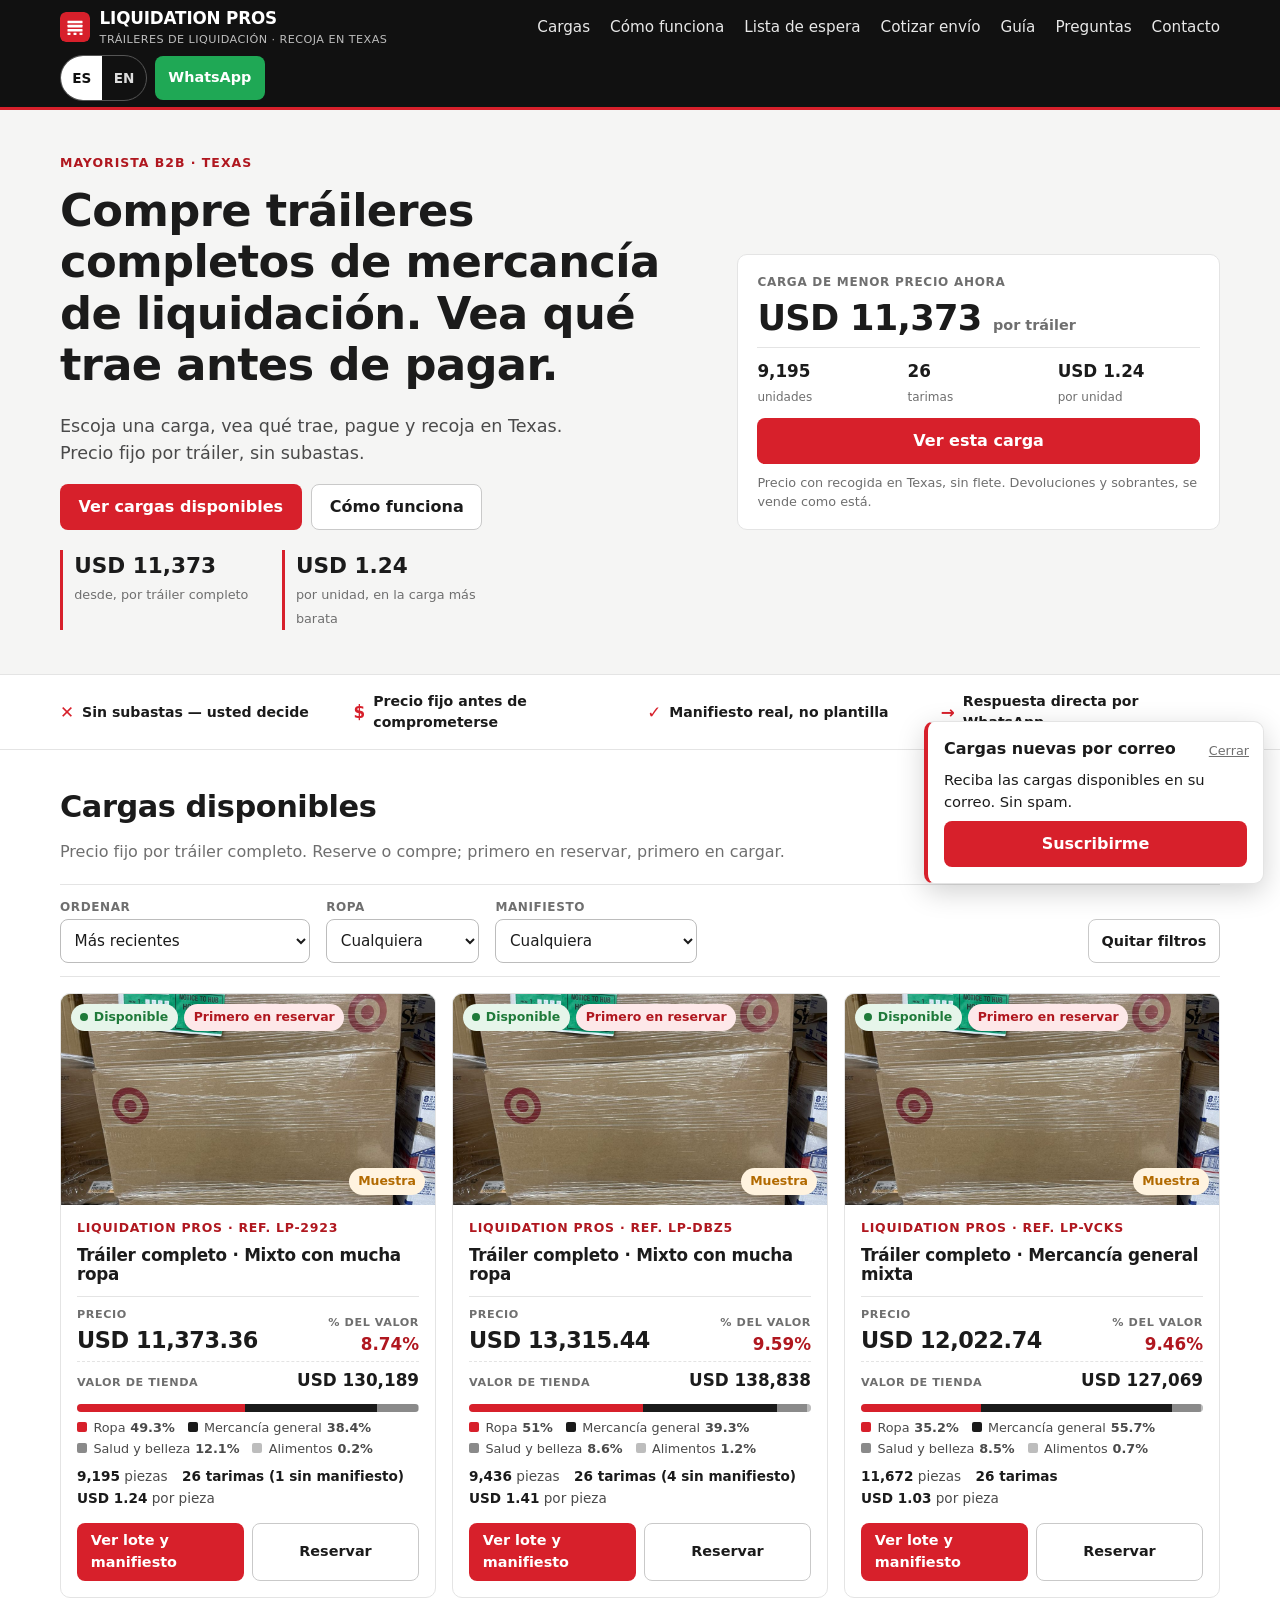
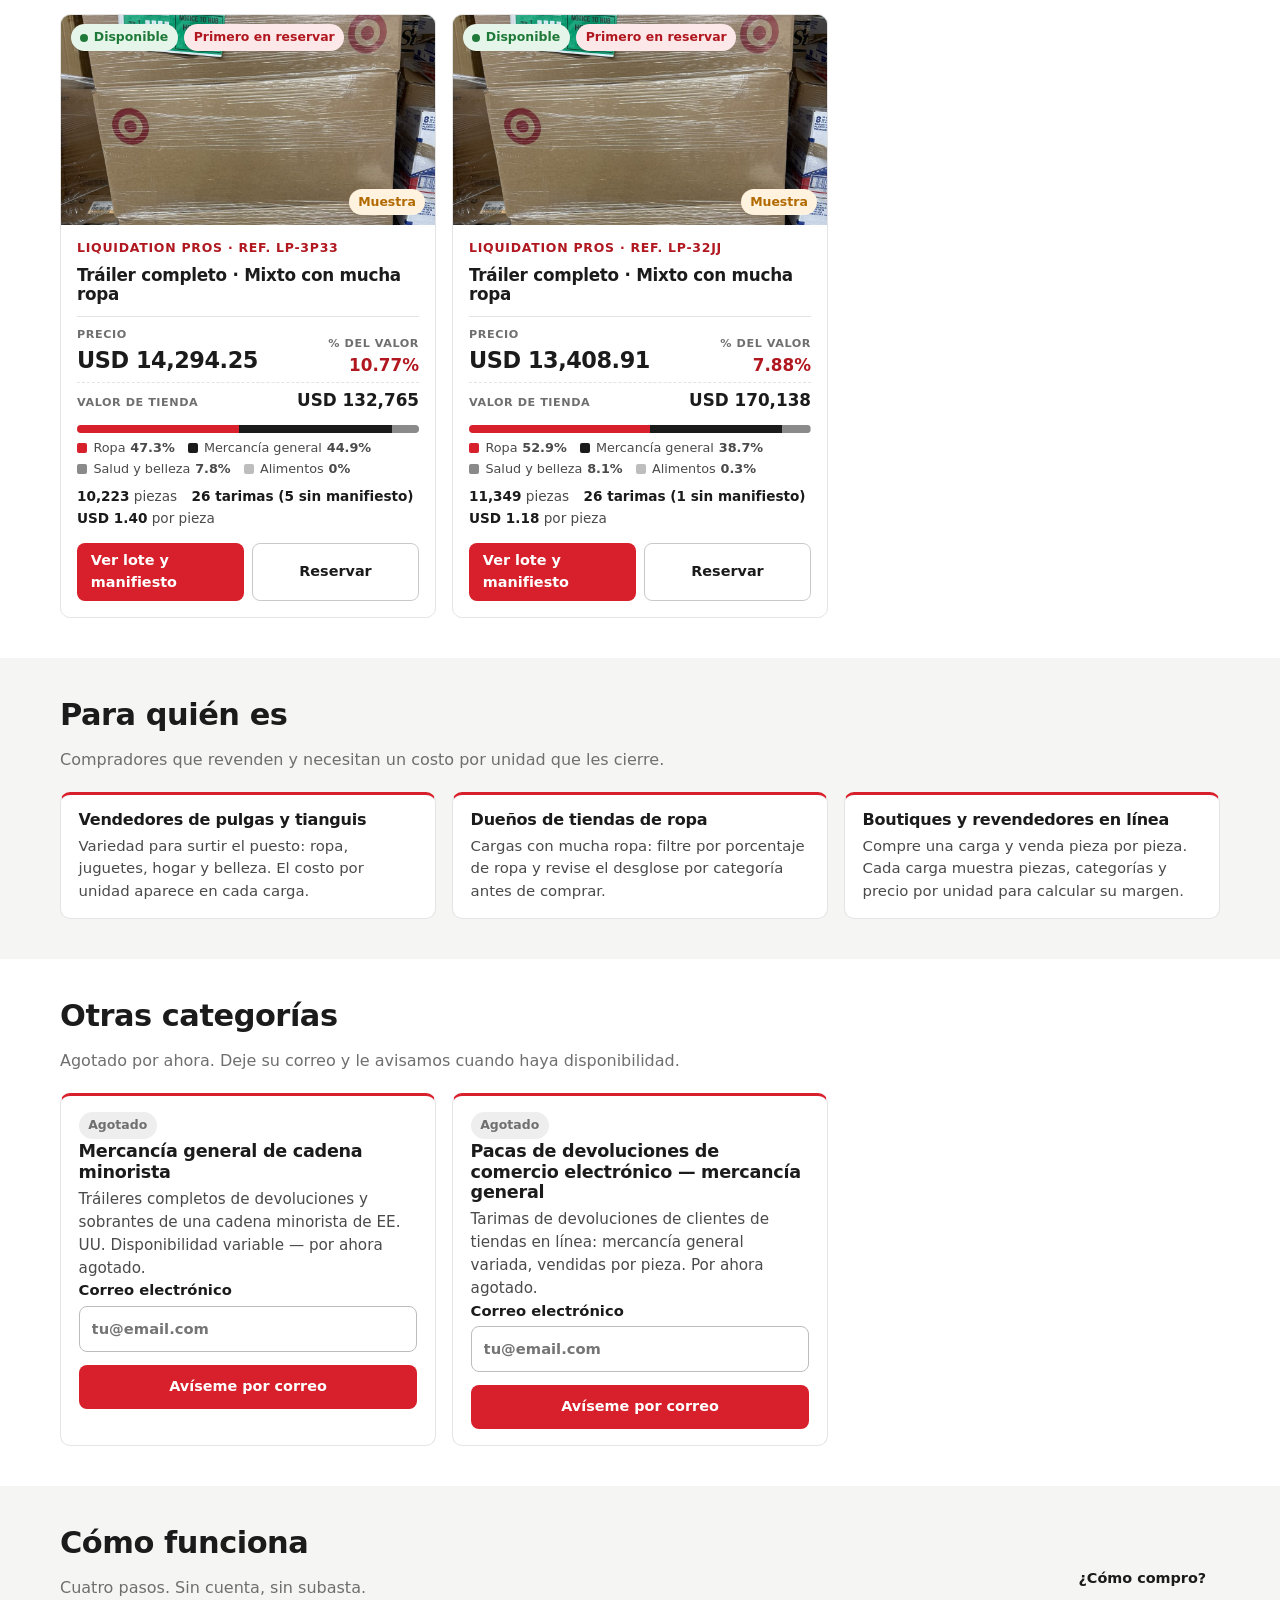
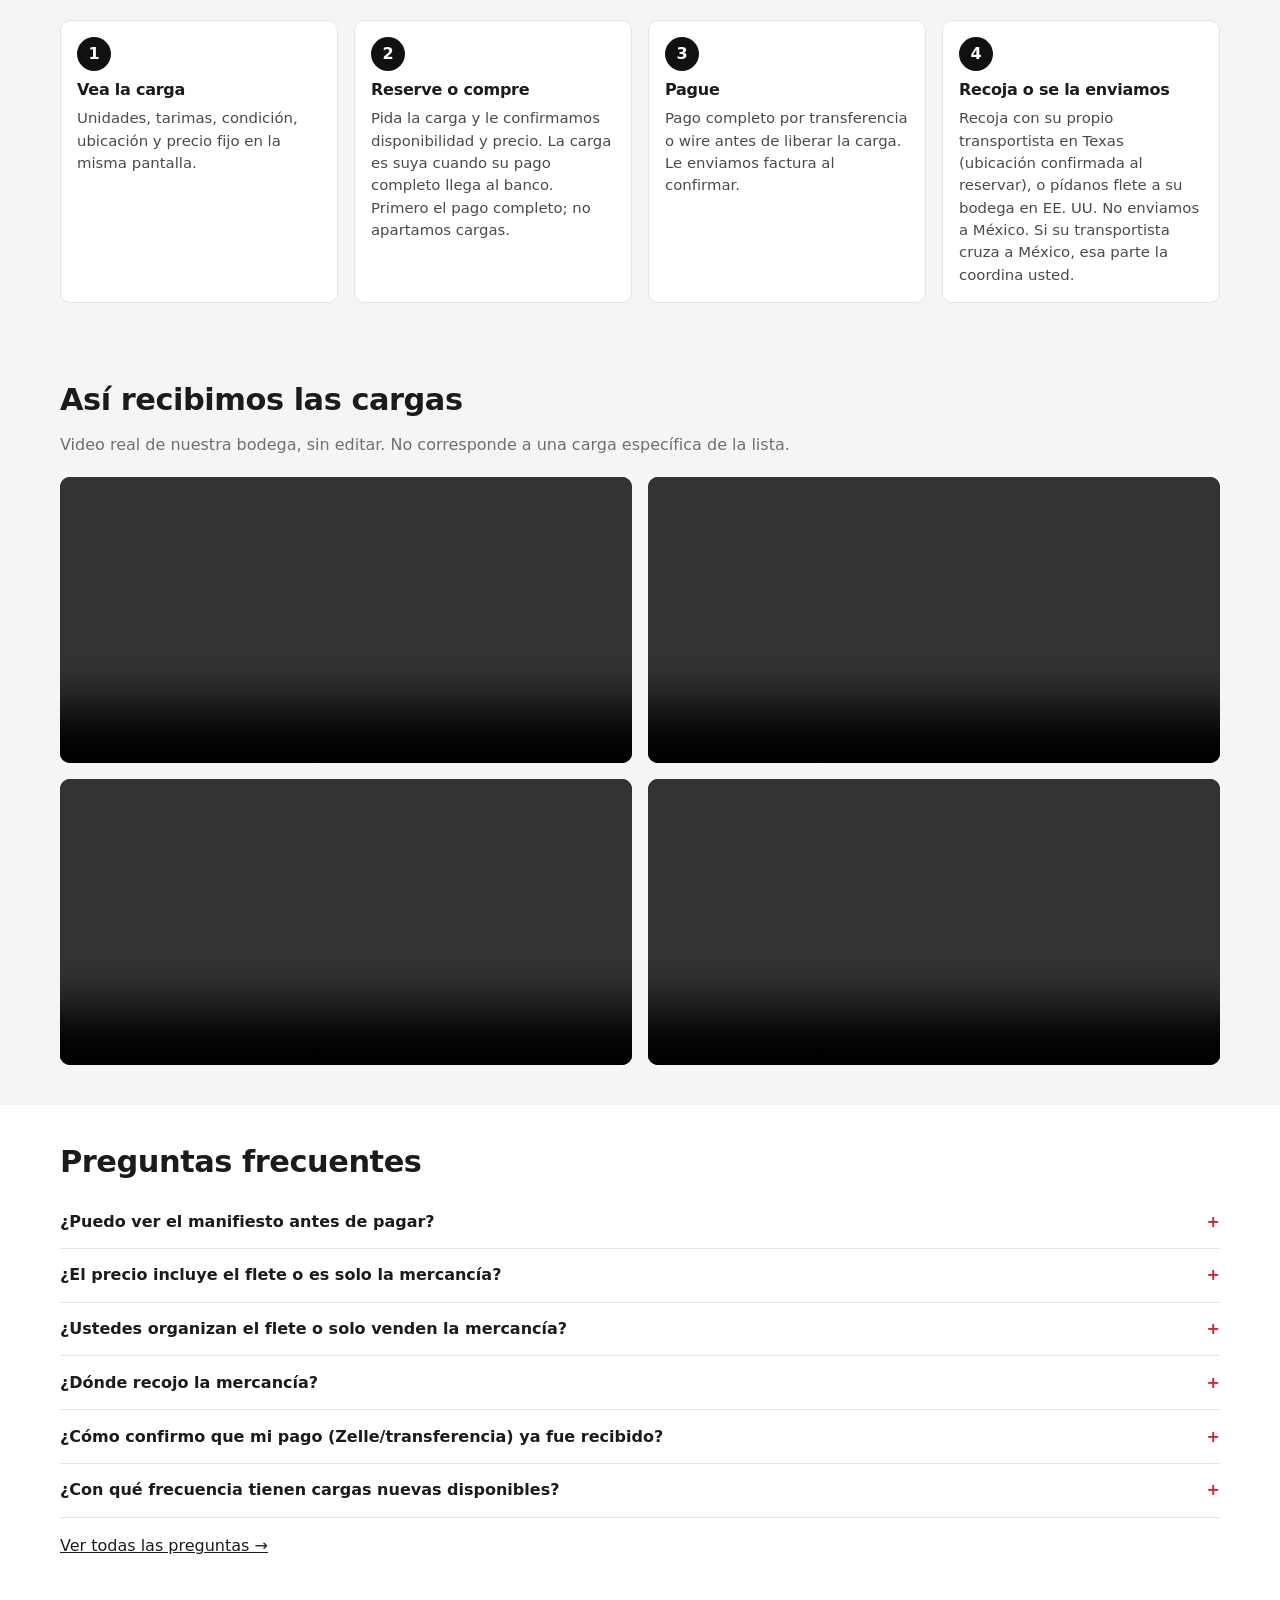
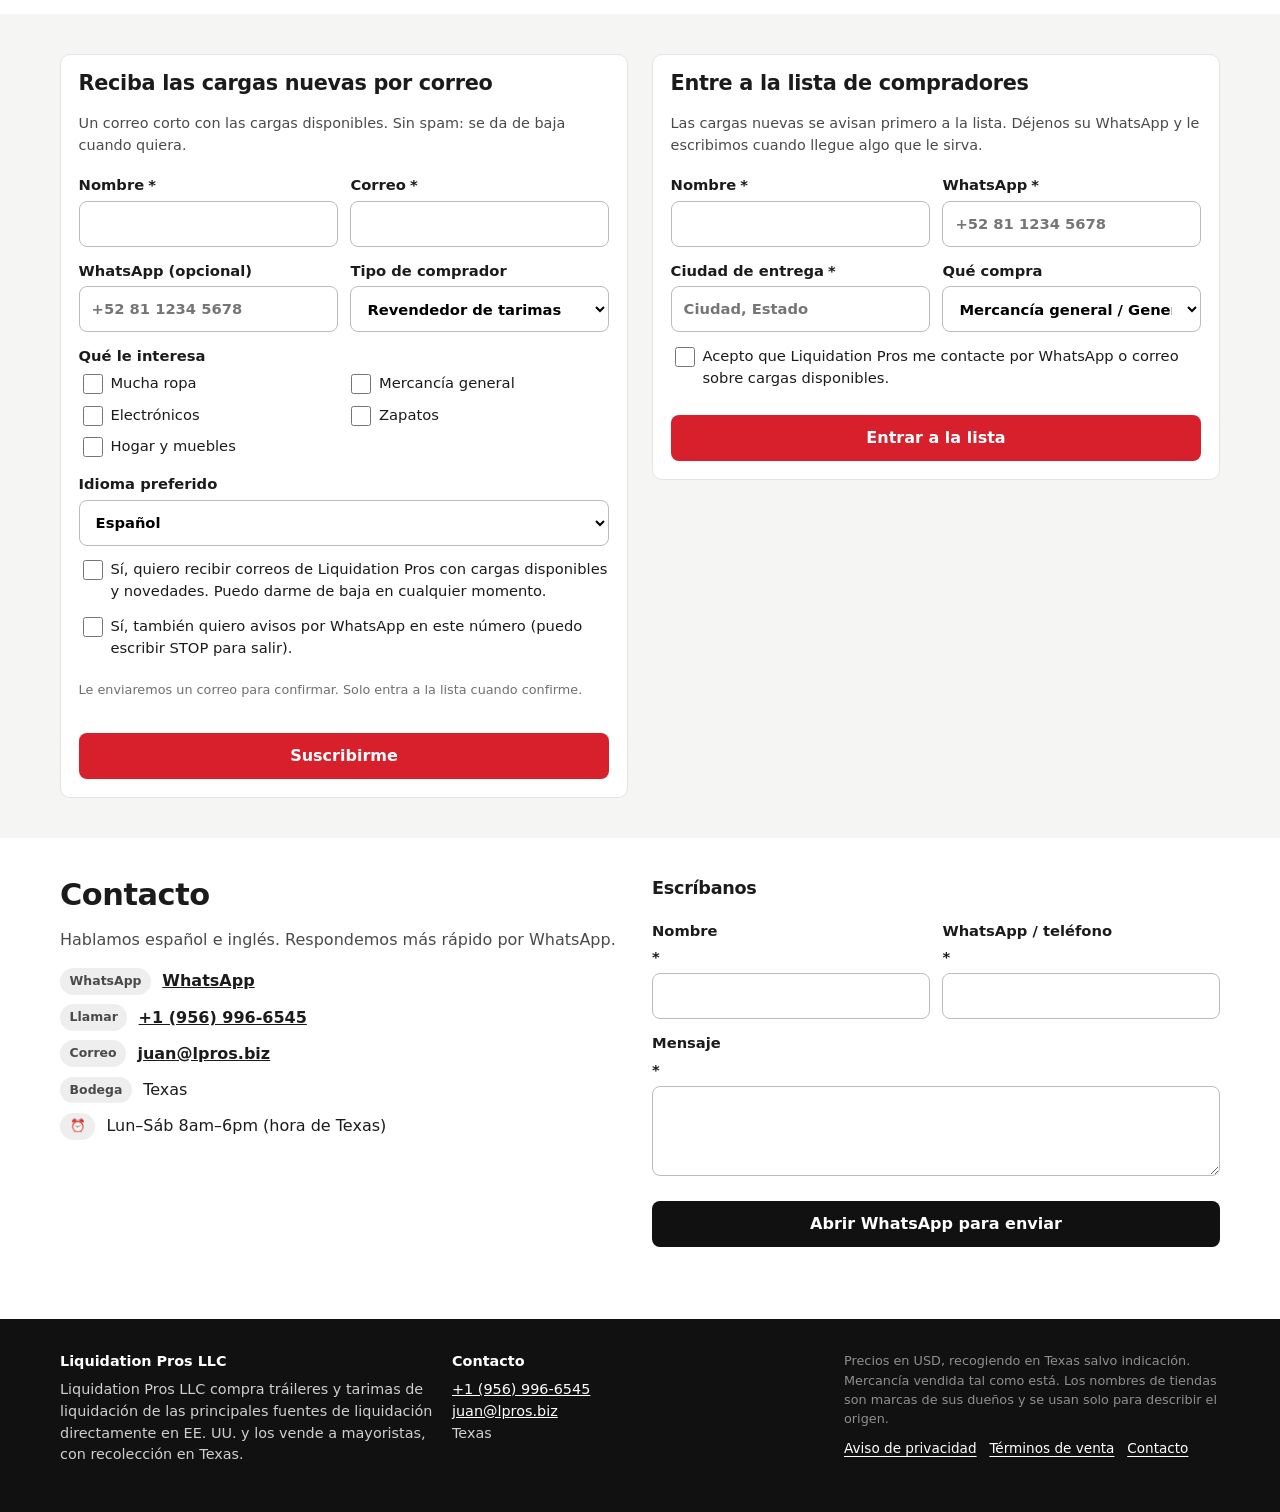
<file: index.html>
<!doctype html>
<html lang="es">
<head>
<meta charset="utf-8">
<meta name="viewport" content="width=device-width, initial-scale=1">
<title>Liquidation Pros · Tráileres de liquidación de grandes tiendas · Recoja en Texas</title>
<meta name="description" content="Tráileres y tarimas de liquidación (devoluciones y excedentes de grandes tiendas) a precio fijo, sin subastas. Recoja en Texas (ubicación confirmada al reservar) con su propio transportista. Liquidation Pros LLC.">
<meta name="theme-color" content="#111111">
<link rel="canonical" href="https://lpros210.github.io/lpos-loads/">
<link rel="alternate" hreflang="es" href="https://lpros210.github.io/lpos-loads/">
<link rel="alternate" hreflang="x-default" href="https://lpros210.github.io/lpos-loads/">
<meta property="og:type" content="website">
<meta property="og:site_name" content="Liquidation Pros">
<meta property="og:locale" content="es_MX">
<meta property="og:locale:alternate" content="en_US">
<meta property="og:url" content="https://lpros210.github.io/lpos-loads/">
<meta property="og:title" content="Liquidation Pros · Tráileres de liquidación de grandes tiendas · Recoja en Texas">
<meta property="og:description" content="Tráileres y tarimas de liquidación (devoluciones y excedentes de grandes tiendas) a precio fijo, sin subastas. Recoja en Texas (ubicación confirmada al reservar) con su propio transportista.">
<meta property="og:image" content="https://lpros210.github.io/lpos-loads/assets/photos/sample/gm-01.jpg">
<meta name="twitter:card" content="summary_large_image">
<meta name="twitter:title" content="Liquidation Pros · Tráileres de liquidación de grandes tiendas">
<meta name="twitter:description" content="Tráileres completos de liquidación a precio fijo, sin subastas. Recoja en Texas (ubicación confirmada al reservar) con su propio transportista.">
<meta name="twitter:image" content="https://lpros210.github.io/lpos-loads/assets/photos/sample/gm-01.jpg">
<link rel="stylesheet" href="css/site.css">
<link rel="icon" href="favicon.ico" sizes="any">
<link rel="icon" href="assets/brand/favicon-32.png" type="image/png" sizes="32x32">
<link rel="apple-touch-icon" href="assets/brand/apple-touch-icon.png">
<!-- SEO:ORG -->
<script type="application/ld+json">
{
  "@context": "https://schema.org",
  "@type": "LocalBusiness",
  "additionalType": "https://schema.org/Store",
  "name": "Liquidation Pros LLC",
  "url": "https://lpros210.github.io/lpos-loads/",
  "image": "https://lpros210.github.io/lpos-loads/assets/photos/sample/gm-01.jpg",
  "telephone": "+19569966545",
  "email": "juan@lpros.biz",
  "priceRange": "$$",
  "address": {
    "@type": "PostalAddress",
    "addressRegion": "TX",
    "addressCountry": "US"
  },
  "areaServed": [
    {
      "@type": "State",
      "name": "Texas"
    }
  ],
  "knowsLanguage": [
    "es",
    "en"
  ],
  "openingHoursSpecification": {
    "@type": "OpeningHoursSpecification",
    "dayOfWeek": [
      "Monday",
      "Tuesday",
      "Wednesday",
      "Thursday",
      "Friday",
      "Saturday"
    ],
    "opens": "08:00",
    "closes": "18:00"
  },
  "contactPoint": [
    {
      "@type": "ContactPoint",
      "contactType": "sales",
      "telephone": "+19569966545",
      "url": "https://wa.me/13239613868",
      "areaServed": [
        "US"
      ],
      "availableLanguage": [
        "Spanish",
        "English"
      ]
    }
  ],
  "sameAs": [
    "https://wa.me/13239613868"
  ]
}
</script>
<!-- /SEO:ORG -->
<!-- SEO:PRODUCTS -->
<script type="application/ld+json">
{
  "@context": "https://schema.org",
  "@type": "ItemList",
  "itemListElement": [
    {
      "@type": "ListItem",
      "position": 1,
      "item": {
        "@type": "Product",
        "name": "Tráiler completo · Mercancía general mixta",
        "sku": "LP-XAJI",
        "brand": {
          "@type": "Brand",
          "name": "Liquidation Pros"
        },
        "url": "https://lpros210.github.io/lpos-loads/load.html?id=LP-XAJI",
        "offers": {
          "@type": "Offer",
          "url": "https://lpros210.github.io/lpos-loads/load.html?id=LP-XAJI",
          "priceCurrency": "USD",
          "price": 10919.17,
          "availability": "https://schema.org/SoldOut",
          "itemCondition": "https://schema.org/UsedCondition",
          "seller": {
            "@type": "Organization",
            "name": "Liquidation Pros LLC"
          }
        }
      }
    },
    {
      "@type": "ListItem",
      "position": 2,
      "item": {
        "@type": "Product",
        "name": "Tráiler completo · Mercancía general mixta",
        "sku": "LP-0Y6D",
        "brand": {
          "@type": "Brand",
          "name": "Liquidation Pros"
        },
        "url": "https://lpros210.github.io/lpos-loads/load.html?id=LP-0Y6D",
        "offers": {
          "@type": "Offer",
          "url": "https://lpros210.github.io/lpos-loads/load.html?id=LP-0Y6D",
          "priceCurrency": "USD",
          "price": 11337.22,
          "availability": "https://schema.org/SoldOut",
          "itemCondition": "https://schema.org/UsedCondition",
          "seller": {
            "@type": "Organization",
            "name": "Liquidation Pros LLC"
          }
        }
      }
    },
    {
      "@type": "ListItem",
      "position": 3,
      "item": {
        "@type": "Product",
        "name": "Tráiler completo · Mercancía general mixta",
        "sku": "LP-PBHS",
        "brand": {
          "@type": "Brand",
          "name": "Liquidation Pros"
        },
        "url": "https://lpros210.github.io/lpos-loads/load.html?id=LP-PBHS",
        "offers": {
          "@type": "Offer",
          "url": "https://lpros210.github.io/lpos-loads/load.html?id=LP-PBHS",
          "priceCurrency": "USD",
          "price": 9671.46,
          "availability": "https://schema.org/SoldOut",
          "itemCondition": "https://schema.org/UsedCondition",
          "seller": {
            "@type": "Organization",
            "name": "Liquidation Pros LLC"
          }
        }
      }
    },
    {
      "@type": "ListItem",
      "position": 4,
      "item": {
        "@type": "Product",
        "name": "Tráiler completo · Mercancía general mixta",
        "sku": "LP-AHXT",
        "brand": {
          "@type": "Brand",
          "name": "Liquidation Pros"
        },
        "url": "https://lpros210.github.io/lpos-loads/load.html?id=LP-AHXT",
        "offers": {
          "@type": "Offer",
          "url": "https://lpros210.github.io/lpos-loads/load.html?id=LP-AHXT",
          "priceCurrency": "USD",
          "price": 8314.54,
          "availability": "https://schema.org/SoldOut",
          "itemCondition": "https://schema.org/UsedCondition",
          "seller": {
            "@type": "Organization",
            "name": "Liquidation Pros LLC"
          }
        }
      }
    },
    {
      "@type": "ListItem",
      "position": 5,
      "item": {
        "@type": "Product",
        "name": "Tráiler completo · Mercancía general mixta",
        "sku": "LP-HV3A",
        "brand": {
          "@type": "Brand",
          "name": "Liquidation Pros"
        },
        "url": "https://lpros210.github.io/lpos-loads/load.html?id=LP-HV3A",
        "offers": {
          "@type": "Offer",
          "url": "https://lpros210.github.io/lpos-loads/load.html?id=LP-HV3A",
          "priceCurrency": "USD",
          "price": 12019.65,
          "availability": "https://schema.org/SoldOut",
          "itemCondition": "https://schema.org/UsedCondition",
          "seller": {
            "@type": "Organization",
            "name": "Liquidation Pros LLC"
          }
        }
      }
    },
    {
      "@type": "ListItem",
      "position": 6,
      "item": {
        "@type": "Product",
        "name": "Tráiler completo · Hogar, juguetes, almacenaje",
        "sku": "LP-WYIU",
        "brand": {
          "@type": "Brand",
          "name": "Liquidation Pros"
        },
        "url": "https://lpros210.github.io/lpos-loads/load.html?id=LP-WYIU",
        "offers": {
          "@type": "Offer",
          "url": "https://lpros210.github.io/lpos-loads/load.html?id=LP-WYIU",
          "priceCurrency": "USD",
          "price": 10000,
          "availability": "https://schema.org/SoldOut",
          "itemCondition": "https://schema.org/UsedCondition",
          "seller": {
            "@type": "Organization",
            "name": "Liquidation Pros LLC"
          }
        }
      }
    },
    {
      "@type": "ListItem",
      "position": 7,
      "item": {
        "@type": "Product",
        "name": "Tráiler completo · Mercancía general",
        "sku": "LP-HBRP",
        "brand": {
          "@type": "Brand",
          "name": "Liquidation Pros"
        },
        "url": "https://lpros210.github.io/lpos-loads/load.html?id=LP-HBRP",
        "offers": {
          "@type": "Offer",
          "url": "https://lpros210.github.io/lpos-loads/load.html?id=LP-HBRP",
          "priceCurrency": "USD",
          "price": 8400,
          "availability": "https://schema.org/SoldOut",
          "itemCondition": "https://schema.org/UsedCondition",
          "seller": {
            "@type": "Organization",
            "name": "Liquidation Pros LLC"
          }
        }
      }
    },
    {
      "@type": "ListItem",
      "position": 8,
      "item": {
        "@type": "Product",
        "name": "Tráiler completo · Mercancía general",
        "sku": "LP-OIG8",
        "brand": {
          "@type": "Brand",
          "name": "Liquidation Pros"
        },
        "url": "https://lpros210.github.io/lpos-loads/load.html?id=LP-OIG8",
        "offers": {
          "@type": "Offer",
          "url": "https://lpros210.github.io/lpos-loads/load.html?id=LP-OIG8",
          "priceCurrency": "USD",
          "price": 7427,
          "availability": "https://schema.org/SoldOut",
          "itemCondition": "https://schema.org/UsedCondition",
          "seller": {
            "@type": "Organization",
            "name": "Liquidation Pros LLC"
          }
        }
      }
    },
    {
      "@type": "ListItem",
      "position": 9,
      "item": {
        "@type": "Product",
        "name": "Tráiler completo · Mercancía general",
        "sku": "LP-F1CB",
        "brand": {
          "@type": "Brand",
          "name": "Liquidation Pros"
        },
        "url": "https://lpros210.github.io/lpos-loads/load.html?id=LP-F1CB",
        "offers": {
          "@type": "Offer",
          "url": "https://lpros210.github.io/lpos-loads/load.html?id=LP-F1CB",
          "priceCurrency": "USD",
          "price": 8279,
          "availability": "https://schema.org/SoldOut",
          "itemCondition": "https://schema.org/UsedCondition",
          "seller": {
            "@type": "Organization",
            "name": "Liquidation Pros LLC"
          }
        }
      }
    },
    {
      "@type": "ListItem",
      "position": 10,
      "item": {
        "@type": "Product",
        "name": "Tráiler completo · Mercancía general",
        "sku": "LP-FNO6",
        "brand": {
          "@type": "Brand",
          "name": "Liquidation Pros"
        },
        "url": "https://lpros210.github.io/lpos-loads/load.html?id=LP-FNO6",
        "offers": {
          "@type": "Offer",
          "url": "https://lpros210.github.io/lpos-loads/load.html?id=LP-FNO6",
          "priceCurrency": "USD",
          "price": 8770,
          "availability": "https://schema.org/SoldOut",
          "itemCondition": "https://schema.org/UsedCondition",
          "seller": {
            "@type": "Organization",
            "name": "Liquidation Pros LLC"
          }
        }
      }
    },
    {
      "@type": "ListItem",
      "position": 11,
      "item": {
        "@type": "Product",
        "name": "Tráiler completo · Mercancía general",
        "sku": "LP-B9M8",
        "brand": {
          "@type": "Brand",
          "name": "Liquidation Pros"
        },
        "url": "https://lpros210.github.io/lpos-loads/load.html?id=LP-B9M8",
        "offers": {
          "@type": "Offer",
          "url": "https://lpros210.github.io/lpos-loads/load.html?id=LP-B9M8",
          "priceCurrency": "USD",
          "price": 7010,
          "availability": "https://schema.org/SoldOut",
          "itemCondition": "https://schema.org/UsedCondition",
          "seller": {
            "@type": "Organization",
            "name": "Liquidation Pros LLC"
          }
        }
      }
    },
    {
      "@type": "ListItem",
      "position": 12,
      "item": {
        "@type": "Product",
        "name": "Tráiler completo · Mixto con mucha ropa",
        "sku": "LP-K2RT",
        "brand": {
          "@type": "Brand",
          "name": "Liquidation Pros"
        },
        "url": "https://lpros210.github.io/lpos-loads/load.html?id=LP-K2RT",
        "offers": {
          "@type": "Offer",
          "url": "https://lpros210.github.io/lpos-loads/load.html?id=LP-K2RT",
          "priceCurrency": "USD",
          "price": 26146.22,
          "availability": "https://schema.org/SoldOut",
          "itemCondition": "https://schema.org/UsedCondition",
          "seller": {
            "@type": "Organization",
            "name": "Liquidation Pros LLC"
          }
        }
      }
    },
    {
      "@type": "ListItem",
      "position": 13,
      "item": {
        "@type": "Product",
        "name": "Tráiler completo · Mercancía general mixta",
        "sku": "LP-M7QX",
        "brand": {
          "@type": "Brand",
          "name": "Liquidation Pros"
        },
        "url": "https://lpros210.github.io/lpos-loads/load.html?id=LP-M7QX",
        "offers": {
          "@type": "Offer",
          "url": "https://lpros210.github.io/lpos-loads/load.html?id=LP-M7QX",
          "priceCurrency": "USD",
          "price": 13889.91,
          "availability": "https://schema.org/SoldOut",
          "itemCondition": "https://schema.org/UsedCondition",
          "seller": {
            "@type": "Organization",
            "name": "Liquidation Pros LLC"
          }
        }
      }
    },
    {
      "@type": "ListItem",
      "position": 14,
      "item": {
        "@type": "Product",
        "name": "Tráiler completo · Mixto con mucha ropa",
        "sku": "LP-T4LN",
        "brand": {
          "@type": "Brand",
          "name": "Liquidation Pros"
        },
        "url": "https://lpros210.github.io/lpos-loads/load.html?id=LP-T4LN",
        "offers": {
          "@type": "Offer",
          "url": "https://lpros210.github.io/lpos-loads/load.html?id=LP-T4LN",
          "priceCurrency": "USD",
          "price": 18166.89,
          "availability": "https://schema.org/SoldOut",
          "itemCondition": "https://schema.org/UsedCondition",
          "seller": {
            "@type": "Organization",
            "name": "Liquidation Pros LLC"
          }
        }
      }
    },
    {
      "@type": "ListItem",
      "position": 15,
      "item": {
        "@type": "Product",
        "name": "Tráiler completo · Mixto con mucha ropa",
        "sku": "LP-R9WC",
        "brand": {
          "@type": "Brand",
          "name": "Liquidation Pros"
        },
        "url": "https://lpros210.github.io/lpos-loads/load.html?id=LP-R9WC",
        "offers": {
          "@type": "Offer",
          "url": "https://lpros210.github.io/lpos-loads/load.html?id=LP-R9WC",
          "priceCurrency": "USD",
          "price": 20437.27,
          "availability": "https://schema.org/SoldOut",
          "itemCondition": "https://schema.org/UsedCondition",
          "seller": {
            "@type": "Organization",
            "name": "Liquidation Pros LLC"
          }
        }
      }
    },
    {
      "@type": "ListItem",
      "position": 16,
      "item": {
        "@type": "Product",
        "name": "Tráiler completo · Mercancía general mixta",
        "sku": "LP-N3PZ",
        "brand": {
          "@type": "Brand",
          "name": "Liquidation Pros"
        },
        "url": "https://lpros210.github.io/lpos-loads/load.html?id=LP-N3PZ",
        "offers": {
          "@type": "Offer",
          "url": "https://lpros210.github.io/lpos-loads/load.html?id=LP-N3PZ",
          "priceCurrency": "USD",
          "price": 9592.74,
          "availability": "https://schema.org/SoldOut",
          "itemCondition": "https://schema.org/UsedCondition",
          "seller": {
            "@type": "Organization",
            "name": "Liquidation Pros LLC"
          }
        }
      }
    },
    {
      "@type": "ListItem",
      "position": 17,
      "item": {
        "@type": "Product",
        "name": "Tráiler completo · Mixto con mucha ropa",
        "sku": "LP-J6YV",
        "brand": {
          "@type": "Brand",
          "name": "Liquidation Pros"
        },
        "url": "https://lpros210.github.io/lpos-loads/load.html?id=LP-J6YV",
        "offers": {
          "@type": "Offer",
          "url": "https://lpros210.github.io/lpos-loads/load.html?id=LP-J6YV",
          "priceCurrency": "USD",
          "price": 14762.21,
          "availability": "https://schema.org/SoldOut",
          "itemCondition": "https://schema.org/UsedCondition",
          "seller": {
            "@type": "Organization",
            "name": "Liquidation Pros LLC"
          }
        }
      }
    },
    {
      "@type": "ListItem",
      "position": 18,
      "item": {
        "@type": "Product",
        "name": "Tráiler completo · Sin manifiesto",
        "sku": "LP-J8L3",
        "brand": {
          "@type": "Brand",
          "name": "Liquidation Pros"
        },
        "url": "https://lpros210.github.io/lpos-loads/load.html?id=LP-J8L3",
        "offers": {
          "@type": "Offer",
          "url": "https://lpros210.github.io/lpos-loads/load.html?id=LP-J8L3",
          "priceCurrency": "USD",
          "price": 11700.0,
          "availability": "https://schema.org/SoldOut",
          "itemCondition": "https://schema.org/UsedCondition",
          "seller": {
            "@type": "Organization",
            "name": "Liquidation Pros LLC"
          }
        }
      }
    },
    {
      "@type": "ListItem",
      "position": 19,
      "item": {
        "@type": "Product",
        "name": "Tráiler completo · Sin manifiesto",
        "sku": "LP-CZJ5",
        "brand": {
          "@type": "Brand",
          "name": "Liquidation Pros"
        },
        "url": "https://lpros210.github.io/lpos-loads/load.html?id=LP-CZJ5",
        "offers": {
          "@type": "Offer",
          "url": "https://lpros210.github.io/lpos-loads/load.html?id=LP-CZJ5",
          "priceCurrency": "USD",
          "price": 12150.0,
          "availability": "https://schema.org/SoldOut",
          "itemCondition": "https://schema.org/UsedCondition",
          "seller": {
            "@type": "Organization",
            "name": "Liquidation Pros LLC"
          }
        }
      }
    },
    {
      "@type": "ListItem",
      "position": 20,
      "item": {
        "@type": "Product",
        "name": "Tráiler completo · Sin manifiesto",
        "sku": "LP-MD7H",
        "brand": {
          "@type": "Brand",
          "name": "Liquidation Pros"
        },
        "url": "https://lpros210.github.io/lpos-loads/load.html?id=LP-MD7H",
        "offers": {
          "@type": "Offer",
          "url": "https://lpros210.github.io/lpos-loads/load.html?id=LP-MD7H",
          "priceCurrency": "USD",
          "price": 12150.0,
          "availability": "https://schema.org/SoldOut",
          "itemCondition": "https://schema.org/UsedCondition",
          "seller": {
            "@type": "Organization",
            "name": "Liquidation Pros LLC"
          }
        }
      }
    },
    {
      "@type": "ListItem",
      "position": 21,
      "item": {
        "@type": "Product",
        "name": "Tráiler completo · Mercancía general mixta",
        "sku": "LP-5W6P",
        "brand": {
          "@type": "Brand",
          "name": "Liquidation Pros"
        },
        "url": "https://lpros210.github.io/lpos-loads/load.html?id=LP-5W6P",
        "offers": {
          "@type": "Offer",
          "url": "https://lpros210.github.io/lpos-loads/load.html?id=LP-5W6P",
          "priceCurrency": "USD",
          "price": 13334.66,
          "availability": "https://schema.org/SoldOut",
          "itemCondition": "https://schema.org/UsedCondition",
          "seller": {
            "@type": "Organization",
            "name": "Liquidation Pros LLC"
          }
        }
      }
    },
    {
      "@type": "ListItem",
      "position": 22,
      "item": {
        "@type": "Product",
        "name": "Tráiler completo · Mixto con mucha ropa",
        "sku": "LP-SM48",
        "brand": {
          "@type": "Brand",
          "name": "Liquidation Pros"
        },
        "url": "https://lpros210.github.io/lpos-loads/load.html?id=LP-SM48",
        "offers": {
          "@type": "Offer",
          "url": "https://lpros210.github.io/lpos-loads/load.html?id=LP-SM48",
          "priceCurrency": "USD",
          "price": 14889.28,
          "availability": "https://schema.org/SoldOut",
          "itemCondition": "https://schema.org/UsedCondition",
          "seller": {
            "@type": "Organization",
            "name": "Liquidation Pros LLC"
          }
        }
      }
    },
    {
      "@type": "ListItem",
      "position": 23,
      "item": {
        "@type": "Product",
        "name": "Tráiler completo · Mercancía general mixta",
        "sku": "LP-3XCL",
        "brand": {
          "@type": "Brand",
          "name": "Liquidation Pros"
        },
        "url": "https://lpros210.github.io/lpos-loads/load.html?id=LP-3XCL",
        "offers": {
          "@type": "Offer",
          "url": "https://lpros210.github.io/lpos-loads/load.html?id=LP-3XCL",
          "priceCurrency": "USD",
          "price": 12288.58,
          "availability": "https://schema.org/SoldOut",
          "itemCondition": "https://schema.org/UsedCondition",
          "seller": {
            "@type": "Organization",
            "name": "Liquidation Pros LLC"
          }
        }
      }
    },
    {
      "@type": "ListItem",
      "position": 24,
      "item": {
        "@type": "Product",
        "name": "Tráiler completo · Mixto con mucha ropa",
        "sku": "LP-6DXE",
        "brand": {
          "@type": "Brand",
          "name": "Liquidation Pros"
        },
        "url": "https://lpros210.github.io/lpos-loads/load.html?id=LP-6DXE",
        "offers": {
          "@type": "Offer",
          "url": "https://lpros210.github.io/lpos-loads/load.html?id=LP-6DXE",
          "priceCurrency": "USD",
          "price": 16076.94,
          "availability": "https://schema.org/SoldOut",
          "itemCondition": "https://schema.org/UsedCondition",
          "seller": {
            "@type": "Organization",
            "name": "Liquidation Pros LLC"
          }
        }
      }
    },
    {
      "@type": "ListItem",
      "position": 25,
      "item": {
        "@type": "Product",
        "name": "Tráiler completo · Mercancía general mixta",
        "sku": "LP-KSDK",
        "brand": {
          "@type": "Brand",
          "name": "Liquidation Pros"
        },
        "url": "https://lpros210.github.io/lpos-loads/load.html?id=LP-KSDK",
        "offers": {
          "@type": "Offer",
          "url": "https://lpros210.github.io/lpos-loads/load.html?id=LP-KSDK",
          "priceCurrency": "USD",
          "price": 12486.96,
          "availability": "https://schema.org/SoldOut",
          "itemCondition": "https://schema.org/UsedCondition",
          "seller": {
            "@type": "Organization",
            "name": "Liquidation Pros LLC"
          }
        }
      }
    },
    {
      "@type": "ListItem",
      "position": 26,
      "item": {
        "@type": "Product",
        "name": "Tráiler completo · Mercancía general mixta",
        "sku": "LP-3FMN",
        "brand": {
          "@type": "Brand",
          "name": "Liquidation Pros"
        },
        "url": "https://lpros210.github.io/lpos-loads/load.html?id=LP-3FMN",
        "offers": {
          "@type": "Offer",
          "url": "https://lpros210.github.io/lpos-loads/load.html?id=LP-3FMN",
          "priceCurrency": "USD",
          "price": 14936.38,
          "availability": "https://schema.org/SoldOut",
          "itemCondition": "https://schema.org/UsedCondition",
          "seller": {
            "@type": "Organization",
            "name": "Liquidation Pros LLC"
          }
        }
      }
    },
    {
      "@type": "ListItem",
      "position": 27,
      "item": {
        "@type": "Product",
        "name": "Tráiler completo · Mercancía general mixta",
        "sku": "LP-VBL5",
        "brand": {
          "@type": "Brand",
          "name": "Liquidation Pros"
        },
        "url": "https://lpros210.github.io/lpos-loads/load.html?id=LP-VBL5",
        "offers": {
          "@type": "Offer",
          "url": "https://lpros210.github.io/lpos-loads/load.html?id=LP-VBL5",
          "priceCurrency": "USD",
          "price": 11038.7,
          "availability": "https://schema.org/SoldOut",
          "itemCondition": "https://schema.org/UsedCondition",
          "seller": {
            "@type": "Organization",
            "name": "Liquidation Pros LLC"
          }
        }
      }
    },
    {
      "@type": "ListItem",
      "position": 28,
      "item": {
        "@type": "Product",
        "name": "Tráiler completo · Mixto con mucha ropa",
        "sku": "LP-TVTA",
        "brand": {
          "@type": "Brand",
          "name": "Liquidation Pros"
        },
        "url": "https://lpros210.github.io/lpos-loads/load.html?id=LP-TVTA",
        "offers": {
          "@type": "Offer",
          "url": "https://lpros210.github.io/lpos-loads/load.html?id=LP-TVTA",
          "priceCurrency": "USD",
          "price": 10372.14,
          "availability": "https://schema.org/SoldOut",
          "itemCondition": "https://schema.org/UsedCondition",
          "seller": {
            "@type": "Organization",
            "name": "Liquidation Pros LLC"
          }
        }
      }
    },
    {
      "@type": "ListItem",
      "position": 29,
      "item": {
        "@type": "Product",
        "name": "Tráiler completo · Mixto con mucha ropa",
        "sku": "LP-2923",
        "brand": {
          "@type": "Brand",
          "name": "Liquidation Pros"
        },
        "url": "https://lpros210.github.io/lpos-loads/load.html?id=LP-2923",
        "offers": {
          "@type": "Offer",
          "url": "https://lpros210.github.io/lpos-loads/load.html?id=LP-2923",
          "priceCurrency": "USD",
          "price": 11373.36,
          "availability": "https://schema.org/InStock",
          "itemCondition": "https://schema.org/UsedCondition",
          "seller": {
            "@type": "Organization",
            "name": "Liquidation Pros LLC"
          }
        }
      }
    },
    {
      "@type": "ListItem",
      "position": 30,
      "item": {
        "@type": "Product",
        "name": "Tráiler completo · Mixto con mucha ropa",
        "sku": "LP-DBZ5",
        "brand": {
          "@type": "Brand",
          "name": "Liquidation Pros"
        },
        "url": "https://lpros210.github.io/lpos-loads/load.html?id=LP-DBZ5",
        "offers": {
          "@type": "Offer",
          "url": "https://lpros210.github.io/lpos-loads/load.html?id=LP-DBZ5",
          "priceCurrency": "USD",
          "price": 13315.44,
          "availability": "https://schema.org/InStock",
          "itemCondition": "https://schema.org/UsedCondition",
          "seller": {
            "@type": "Organization",
            "name": "Liquidation Pros LLC"
          }
        }
      }
    },
    {
      "@type": "ListItem",
      "position": 31,
      "item": {
        "@type": "Product",
        "name": "Tráiler completo · Mercancía general mixta",
        "sku": "LP-VCKS",
        "brand": {
          "@type": "Brand",
          "name": "Liquidation Pros"
        },
        "url": "https://lpros210.github.io/lpos-loads/load.html?id=LP-VCKS",
        "offers": {
          "@type": "Offer",
          "url": "https://lpros210.github.io/lpos-loads/load.html?id=LP-VCKS",
          "priceCurrency": "USD",
          "price": 12022.74,
          "availability": "https://schema.org/InStock",
          "itemCondition": "https://schema.org/UsedCondition",
          "seller": {
            "@type": "Organization",
            "name": "Liquidation Pros LLC"
          }
        }
      }
    },
    {
      "@type": "ListItem",
      "position": 32,
      "item": {
        "@type": "Product",
        "name": "Tráiler completo · Mixto con mucha ropa",
        "sku": "LP-3P33",
        "brand": {
          "@type": "Brand",
          "name": "Liquidation Pros"
        },
        "url": "https://lpros210.github.io/lpos-loads/load.html?id=LP-3P33",
        "offers": {
          "@type": "Offer",
          "url": "https://lpros210.github.io/lpos-loads/load.html?id=LP-3P33",
          "priceCurrency": "USD",
          "price": 14294.25,
          "availability": "https://schema.org/InStock",
          "itemCondition": "https://schema.org/UsedCondition",
          "seller": {
            "@type": "Organization",
            "name": "Liquidation Pros LLC"
          }
        }
      }
    },
    {
      "@type": "ListItem",
      "position": 33,
      "item": {
        "@type": "Product",
        "name": "Tráiler completo · Mixto con mucha ropa",
        "sku": "LP-32JJ",
        "brand": {
          "@type": "Brand",
          "name": "Liquidation Pros"
        },
        "url": "https://lpros210.github.io/lpos-loads/load.html?id=LP-32JJ",
        "offers": {
          "@type": "Offer",
          "url": "https://lpros210.github.io/lpos-loads/load.html?id=LP-32JJ",
          "priceCurrency": "USD",
          "price": 13408.91,
          "availability": "https://schema.org/InStock",
          "itemCondition": "https://schema.org/UsedCondition",
          "seller": {
            "@type": "Organization",
            "name": "Liquidation Pros LLC"
          }
        }
      }
    }
  ]
}
</script>
<!-- /SEO:PRODUCTS -->
</head>
<body>
<a class="skip" href="#main">Ir al contenido / Skip to content</a>
<header class="hdr">
  <div class="wrap">
    <a class="brand" href="index.html"><span class="mark" aria-hidden="true"><svg viewBox="0 0 512 512" width="30" height="30"><rect width="512" height="512" rx="96" fill="#D7202B"/><rect x="128" y="147.2" width="256" height="44.8" rx="6.4" fill="#fff"/><rect x="128" y="217.6" width="256" height="44.8" rx="6.4" fill="#fff"/><rect x="128" y="288" width="256" height="44.8" rx="6.4" fill="#fff"/><rect x="128" y="352" width="51.2" height="38.4" rx="6.4" fill="#fff"/><rect x="230.4" y="352" width="51.2" height="38.4" rx="6.4" fill="#fff"/><rect x="332.8" y="352" width="51.2" height="38.4" rx="6.4" fill="#fff"/></svg></span><span>Liquidation Pros<small data-i18n="tagline">Tráileres de liquidación · Recoja en Texas</small></span></a>
    <nav class="nav" aria-label="Principal">
      <a href="#loads" data-i18n="nav_loads">Cargas</a>
      <a href="#how" data-i18n="nav_how">Cómo funciona</a>
      <a href="#waitlist" data-i18n="nav_waitlist">Lista de espera</a>
      <a href="cotizar.html" data-i18n="nav_quote">Cotizar envío</a>
      <a href="guia.html" data-i18n="nav_guide">Guía</a>
      <a href="preguntas.html" data-i18n="nav_faq">Preguntas</a>
      <a href="#contact" data-i18n="nav_contact">Contacto</a>
    </nav>
    <div class="hdr-actions">
      <div class="lang" role="group" aria-label="Idioma / Language"><button type="button" data-lang="es" aria-pressed="true">ES</button><button type="button" data-lang="en" aria-pressed="false">EN</button></div>
      <a class="btn btn-wa btn-sm" data-wa href="#">WhatsApp</a>
    </div>
  </div>
</header>

<main id="main">
  <section class="hero">
    <div class="wrap">
      <div>
        <div class="eyebrow" data-i18n="hero_eyebrow">Mayorista B2B · Texas</div>
        <h1 data-i18n="hero_h1">Compre tráileres completos de mercancía de liquidación. Vea qué trae antes de pagar.</h1>
        <p class="hero-sub" data-i18n="hero_lead">Escoja una carga, vea qué trae, pague y recoja en Texas. Precio fijo por tráiler, sin subastas.</p>
        <div class="cta">
          <a class="btn btn-red" href="#loads" data-i18n="hero_cta_loads">Ver cargas disponibles</a>
          <a class="btn btn-line" href="#how" data-i18n="hero_cta_how">Cómo funciona</a>
        </div>
        <div class="facts">
          <div><b id="fact-from">–</b><span data-i18n="fact_from">desde, por tráiler completo</span></div>
          <div><b id="fact-unit">–</b><span data-i18n="fact_unit">por unidad, en la carga más barata</span></div>
        </div>
      </div>
      <aside class="hero-panel" id="hero-panel" aria-live="polite"></aside>
    </div>
  </section>

  <section class="trust-strip">
    <div class="wrap">
      <div class="trust-item"><b aria-hidden="true">✕</b><span data-i18n="trust_noauction">Sin subastas — usted decide</span></div>
      <div class="trust-item"><b aria-hidden="true">$</b><span data-i18n="trust_flatprice">Precio fijo antes de comprometerse</span></div>
      <div class="trust-item"><b aria-hidden="true">✓</b><span data-i18n="trust_manifest">Manifiesto real, no plantilla</span></div>
      <div class="trust-item"><b aria-hidden="true">→</b><span data-i18n="trust_whatsapp">Respuesta directa por WhatsApp</span></div>
    </div>
  </section>

  <section class="sec" id="loads">
    <div class="wrap">
      <div class="sec-head"><div><h2 data-i18n="loads_h2">Cargas disponibles</h2><p data-i18n="loads_sub">Precio fijo por tráiler completo.</p></div><span class="pill pill-live" data-i18n="status_available">Disponible</span></div>
      <div class="loads-tools" id="loads-tools"></div>
      <div class="grid" id="loads-grid" aria-live="polite"></div>
    </div>
  </section>

  <section class="sec sec-alt" id="buyers">
    <div class="wrap">
      <div class="sec-head"><div><h2 data-i18n="buyers_h">Para quién es</h2><p data-i18n="buyers_sub"></p></div></div>
      <div class="buyers">
        <article><h3 data-i18n="buyers1_h"></h3><p data-i18n="buyers1_p"></p></article>
        <article><h3 data-i18n="buyers2_h"></h3><p data-i18n="buyers2_p"></p></article>
        <article><h3 data-i18n="buyers3_h"></h3><p data-i18n="buyers3_p"></p></article>
      </div>
    </div>
  </section>

  <section class="sec" id="other-cats">
    <div class="wrap">
      <div class="sec-head"><div><h2 data-i18n="other_cat_h">Otras categorías</h2><p data-i18n="other_cat_sub">Agotado por ahora. Deje su correo y le avisamos cuando haya disponibilidad.</p></div></div>
      <div class="sourcing-grid">
        <article class="src-card">
          <span class="pill pill-sold" data-i18n="status_soldout">Agotado</span>
          <h3 data-i18n="cat_retail_title">Mercancía general de cadena minorista</h3>
          <p data-i18n="cat_retail_desc">Tráileres completos de devoluciones y sobrantes de una cadena minorista de EE. UU. Disponibilidad variable — por ahora agotado.</p>
          <form class="form notify-form" data-category="retail_gm" novalidate>
            <label><span data-i18n="notify_email">Correo electrónico</span><input type="email" name="email" required placeholder="tu@email.com" autocomplete="email"></label>
            <button class="btn btn-red btn-sm" type="submit" data-i18n="notify_submit">Avíseme por correo</button>
          </form>
          <div class="notify-out"></div>
        </article>
        <article class="src-card">
          <span class="pill pill-sold" data-i18n="status_soldout">Agotado</span>
          <h3 data-i18n="cat_ecom_title">Pacas de devoluciones de comercio electrónico — mercancía general</h3>
          <p data-i18n="cat_ecom_desc">Tarimas de devoluciones de clientes de tiendas en línea: mercancía general variada, vendidas por pieza. Por ahora agotado.</p>
          <form class="form notify-form" data-category="ecommerce_returns" novalidate>
            <label><span data-i18n="notify_email">Correo electrónico</span><input type="email" name="email" required placeholder="tu@email.com" autocomplete="email"></label>
            <button class="btn btn-red btn-sm" type="submit" data-i18n="notify_submit">Avíseme por correo</button>
          </form>
          <div class="notify-out"></div>
        </article>
      </div>
    </div>
  </section>

  <section class="sec" id="returns" hidden>
    <div class="wrap">
      <div class="sec-head"><div><h2 data-i18n="returns_h">Pacas de devoluciones</h2><p data-i18n="returns_sub"></p></div></div>
      <div class="grid" id="returns-grid" aria-live="polite"></div>
    </div>
  </section>

  <section class="sec sec-alt" id="how">
    <div class="wrap">
      <div class="sec-head"><div><h2 data-i18n="how_h2">Cómo funciona</h2><p data-i18n="how_sub">Cuatro pasos.</p></div><a class="btn btn-sm" href="guia.html" data-i18n="how_guide">¿Cómo compro?</a></div>
      <div class="steps">
        <div class="step"><h3 data-i18n="how1_h">Vea la carga</h3><p data-i18n="how1_p"></p></div>
        <div class="step"><h3 data-i18n="how2_h">Reserve o compre</h3><p data-i18n="how2_p"></p></div>
        <div class="step"><h3 data-i18n="how3_h">Pague</h3><p data-i18n="how3_p"></p></div>
        <div class="step"><h3 data-i18n="how4_h">Recoja o se la enviamos</h3><p data-i18n="how4_p"></p></div>
      </div>
    </div>
  </section>

  <section class="sec" id="sold">
    <div class="wrap">
      <div class="sec-head"><div><h2 data-i18n="loads_sold_h2">Vendidas recientemente</h2><p data-i18n="loads_sold_sub"></p></div></div>
      <div class="grid" id="sold-grid"></div>
    </div>
  </section>

  <section class="sec sec-alt" id="receiving">
    <div class="wrap">
      <div class="sec-head"><div><h2 data-i18n="receiving_h">Así recibimos las cargas</h2><p data-i18n="receiving_sub">Video real de nuestra bodega, sin editar. No corresponde a una carga específica de la lista.</p></div></div>
      <div class="video-grid">
        <video controls preload="metadata" playsinline src="assets/video/receiving-01.mp4"></video>
        <video controls preload="metadata" playsinline src="assets/video/receiving-02.mp4"></video>
        <video controls preload="metadata" playsinline src="assets/video/receiving-03.mp4"></video>
        <video controls preload="metadata" playsinline src="assets/video/receiving-04.mp4"></video>
      </div>
    </div>
  </section>

  <section class="sec" id="faq">
    <div class="wrap">
      <h2 data-i18n="faq_h2">Preguntas frecuentes</h2>
      <div class="faq">
        <details><summary data-i18n="faq1_q"></summary><p data-i18n="faq1_a"></p></details>
        <details><summary data-i18n="faq2_q"></summary><p data-i18n="faq2_a"></p></details>
        <details><summary data-i18n="faq3_q"></summary><p data-i18n="faq3_a"></p></details>
        <details><summary data-i18n="faq4_q"></summary><p data-i18n="faq4_a"></p></details>
        <details><summary data-i18n="faq5_q"></summary><p data-i18n="faq5_a"></p></details>
        <details><summary data-i18n="faq6_q"></summary><p data-i18n="faq6_a"></p></details>
      </div>
      <p style="margin-top:1rem"><a href="preguntas.html" data-i18n="faq_see_all">Ver todas las preguntas →</a></p>
    </div>
  </section>

  <section class="sec sec-alt" id="signup">
    <div class="wrap two">
      <form class="form lead" id="f-signup" data-signup="website-signup" novalidate>
        <h2 data-i18n="su_h2">Reciba las cargas nuevas por correo</h2>
        <p class="lead-sub" data-i18n="su_sub"></p>
        <div class="row">
          <label><span data-i18n="su_name">Nombre</span> *<input name="name" required autocomplete="name"></label>
          <label><span data-i18n="su_email">Correo</span> *<input name="email" type="email" required autocomplete="email" inputmode="email"></label>
        </div>
        <div class="row">
          <label><span data-i18n="su_wa">WhatsApp (opcional)</span><input name="phone" type="tel" autocomplete="tel" inputmode="tel" placeholder="+52 81 1234 5678"></label>
          <label><span data-i18n="su_type">Tipo de comprador</span>
            <select name="buyer_type"><option value="pallet reseller" data-i18n="su_t_pallet"></option><option value="flea market" data-i18n="su_t_flea"></option><option value="online reseller" data-i18n="su_t_online"></option><option value="mexico-side buyer" data-i18n="su_t_mx"></option><option value="other" data-i18n="su_t_other"></option></select></label>
        </div>
        <fieldset class="su-int"><legend data-i18n="su_interests">Qué le interesa</legend>
          <label class="check"><input type="checkbox" name="interest" value="clothing-heavy"><span data-i18n="su_i_cloth"></span></label>
          <label class="check"><input type="checkbox" name="interest" value="general merchandise"><span data-i18n="su_i_gm"></span></label>
          <label class="check"><input type="checkbox" name="interest" value="electronics"><span data-i18n="su_i_elec"></span></label>
          <label class="check"><input type="checkbox" name="interest" value="shoes"><span data-i18n="su_i_shoes"></span></label>
          <label class="check"><input type="checkbox" name="interest" value="home and furniture"><span data-i18n="su_i_home"></span></label>
        </fieldset>
        <label><span data-i18n="su_lang">Idioma preferido</span><select name="pref_lang"><option value="es" data-i18n="su_l_es"></option><option value="en" data-i18n="su_l_en"></option></select></label>
        <label class="check"><input type="checkbox" name="consent_email" required><span data-i18n="su_consent_email"></span></label>
        <label class="check"><input type="checkbox" name="wa_optin"><span data-i18n="su_consent_wa"></span></label>
        <p class="hint" data-i18n="su_fine"></p>
        <div class="signup-out" aria-live="polite"></div>
        <button class="btn btn-red btn-block" type="submit" data-i18n="su_submit">Suscribirme</button>
      </form>
      <form class="form lead" id="f-lead" novalidate>
        <h2 id="waitlist" data-i18n="lead_h2">Entre a la lista de compradores</h2>
        <p data-i18n="lead_sub" class="lead-sub"></p>
        <div class="row">
          <label><span data-i18n="f_name">Nombre</span> *<input name="name" required autocomplete="name"></label>
          <label><span data-i18n="f_wa">WhatsApp</span> *<input name="phone" type="tel" required autocomplete="tel" inputmode="tel" placeholder="+52 81 1234 5678"></label>
        </div>
        <div class="row">
          <label><span data-i18n="f_city">Ciudad de entrega</span> *<input name="city" required placeholder="Ciudad, Estado"></label>
          <label><span data-i18n="f_buy">Qué compra</span>
            <select name="buy"><option value="Mercancía general / General merchandise">Mercancía general / General merchandise</option><option value="Ropa / Clothing">Ropa / Clothing</option><option value="Zapatos / Shoes">Zapatos / Shoes</option><option value="HBA">HBA</option><option value="Muebles / Furniture">Muebles / Furniture</option><option value="Cualquiera / Any" data-i18n="any">Cualquiera</option></select></label>
        </div>
        <label class="check"><input type="checkbox" name="consent" required><span data-i18n="f_consent"></span></label>
        <div id="lead-out"></div>
        <button class="btn btn-red btn-block" type="submit" data-i18n="lead_submit">Entrar a la lista</button>
      </form>
    </div>
  </section>

  <section class="sec" id="contact">
    <div class="wrap two">
      <div>
        <h2 data-i18n="contact_h2">Contacto</h2>
        <p data-i18n="contact_sub" style="color:var(--ink-2)"></p>
        <ul class="contact-list">
          <li><span class="pill" data-i18n="contact_wa">WhatsApp</span><a data-wa href="#" data-tel-text>WhatsApp</a></li>
          <li><span class="pill" data-i18n="contact_phone">Llamar</span><a data-tel href="#"></a></li>
          <li><span class="pill" data-i18n="contact_mail">Correo</span><a data-mail href="#"></a></li>
          <li><span class="pill" data-i18n="contact_addr">Bodega</span><span data-addr></span></li>
          <li><span class="pill">⏰</span><span data-hours></span></li>
        </ul>
      </div>
      <form class="form" id="f-contact" novalidate>
        <h3 data-i18n="contact_form_h">Escríbanos</h3>
        <div class="row">
          <label><span data-i18n="f_name">Nombre</span> *<input name="name" required autocomplete="name"></label>
          <label><span data-i18n="f_phone">WhatsApp</span> *<input name="phone" type="tel" required autocomplete="tel"></label>
        </div>
        <label><span data-i18n="f_msg">Mensaje</span> *<textarea name="msg" required></textarea></label>
        <div id="contact-out"></div>
        <button class="btn btn-dark" type="submit" data-i18n="f_send_wa">Enviar</button>
      </form>
    </div>
  </section>
</main>

<footer class="ftr">
  <div class="wrap">
    <div><b style="color:#fff">Liquidation Pros LLC</b><p data-i18n="ftr_about" style="margin-top:.4rem"></p></div>
    <div><b style="color:#fff" data-i18n="contact_h2">Contacto</b><p style="margin-top:.4rem"><a data-tel href="#"></a><br><a data-mail href="#"></a><br><span data-addr></span></p></div>
    <div><div class="fine" data-i18n="ftr_fine"></div><div class="ftr-links"><a href="privacidad.html" data-i18n="ftr_privacy">Aviso de privacidad</a><a href="terminos.html" data-i18n="ftr_terms">Términos de venta</a><a href="contacto.html" data-i18n="ftr_contact">Contacto</a></div></div>
  </div>
</footer>
<aside id="signup-pop" class="su-pop" role="complementary" aria-labelledby="su-pop-t" hidden>
  <button type="button" class="su-pop-x" data-pop-close data-i18n="su_pop_x" aria-label="Cerrar">Cerrar</button>
  <b id="su-pop-t" data-i18n="su_pop_t"></b>
  <p data-i18n="su_pop_b"></p>
  <button type="button" class="btn btn-red" data-pop-go data-i18n="su_pop_go"></button>
</aside>
<script src="js/app.js" defer></script>
</body>
</html>
</file>
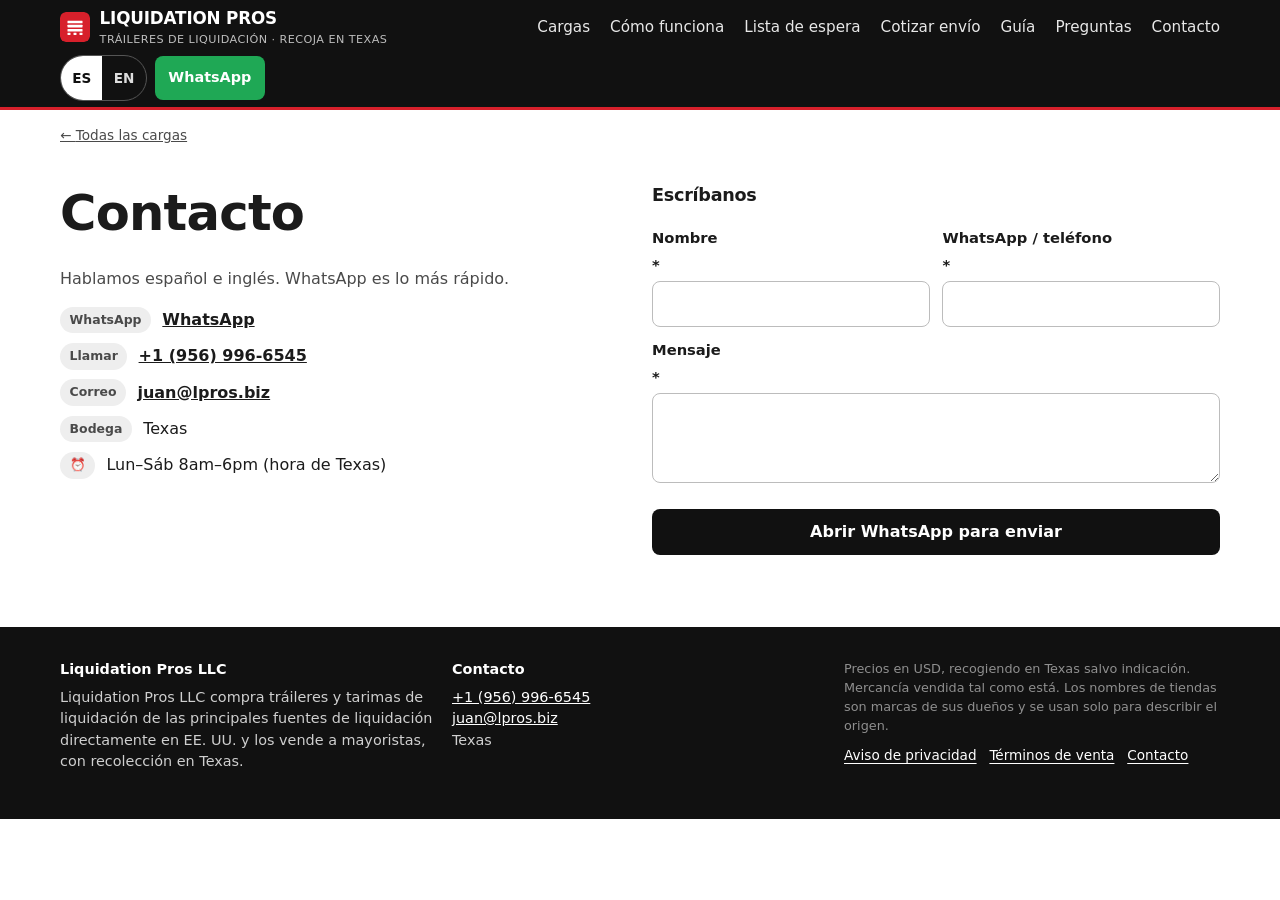
<file: contacto.html>
<!doctype html>
<html lang="es">
<head>
<meta charset="utf-8">
<meta name="viewport" content="width=device-width, initial-scale=1">
<title>Contacto · Liquidation Pros</title>
<meta name="description" content="Escríbanos por WhatsApp o correo para cargas de liquidación de grandes tiendas. Recolección en Texas. Atendemos en español e inglés.">
<meta name="theme-color" content="#111111">
<link rel="canonical" href="https://lpros210.github.io/lpos-loads/contacto.html">
<link rel="alternate" hreflang="es" href="https://lpros210.github.io/lpos-loads/contacto.html">
<link rel="alternate" hreflang="x-default" href="https://lpros210.github.io/lpos-loads/contacto.html">
<meta property="og:type" content="website">
<meta property="og:site_name" content="Liquidation Pros">
<meta property="og:locale" content="es_MX">
<meta property="og:locale:alternate" content="en_US">
<meta property="og:url" content="https://lpros210.github.io/lpos-loads/contacto.html">
<meta property="og:title" content="Contacto · Liquidation Pros">
<meta property="og:description" content="Escríbanos por WhatsApp o correo para cargas de liquidación de grandes tiendas. Recolección en Texas. Atendemos en español e inglés.">
<link rel="stylesheet" href="css/site.css">
<link rel="icon" href="favicon.ico" sizes="any">
<link rel="icon" href="assets/brand/favicon-32.png" type="image/png" sizes="32x32">
<link rel="apple-touch-icon" href="assets/brand/apple-touch-icon.png">
<!-- SEO:ORG -->
<script type="application/ld+json">
{
  "@context": "https://schema.org",
  "@type": "LocalBusiness",
  "additionalType": "https://schema.org/Store",
  "name": "Liquidation Pros LLC",
  "url": "https://lpros210.github.io/lpos-loads/",
  "image": "https://lpros210.github.io/lpos-loads/assets/photos/sample/gm-01.jpg",
  "telephone": "+19569966545",
  "email": "juan@lpros.biz",
  "priceRange": "$$",
  "address": {
    "@type": "PostalAddress",
    "addressRegion": "TX",
    "addressCountry": "US"
  },
  "areaServed": [
    {
      "@type": "State",
      "name": "Texas"
    }
  ],
  "knowsLanguage": [
    "es",
    "en"
  ],
  "openingHoursSpecification": {
    "@type": "OpeningHoursSpecification",
    "dayOfWeek": [
      "Monday",
      "Tuesday",
      "Wednesday",
      "Thursday",
      "Friday",
      "Saturday"
    ],
    "opens": "08:00",
    "closes": "18:00"
  },
  "contactPoint": [
    {
      "@type": "ContactPoint",
      "contactType": "sales",
      "telephone": "+19569966545",
      "url": "https://wa.me/13239613868",
      "areaServed": [
        "US"
      ],
      "availableLanguage": [
        "Spanish",
        "English"
      ]
    }
  ],
  "sameAs": [
    "https://wa.me/13239613868"
  ]
}
</script>
<!-- /SEO:ORG -->
</head>
<body>
<a class="skip" href="#main">Ir al contenido / Skip to content</a>
<header class="hdr">
  <div class="wrap">
    <a class="brand" href="index.html"><span class="mark" aria-hidden="true"><svg viewBox="0 0 512 512" width="30" height="30"><rect width="512" height="512" rx="96" fill="#D7202B"/><rect x="128" y="147.2" width="256" height="44.8" rx="6.4" fill="#fff"/><rect x="128" y="217.6" width="256" height="44.8" rx="6.4" fill="#fff"/><rect x="128" y="288" width="256" height="44.8" rx="6.4" fill="#fff"/><rect x="128" y="352" width="51.2" height="38.4" rx="6.4" fill="#fff"/><rect x="230.4" y="352" width="51.2" height="38.4" rx="6.4" fill="#fff"/><rect x="332.8" y="352" width="51.2" height="38.4" rx="6.4" fill="#fff"/></svg></span><span>Liquidation Pros<small data-i18n="tagline"></small></span></a>
    <nav class="nav" aria-label="Principal">
      <a href="index.html#loads" data-i18n="nav_loads">Cargas</a>
      <a href="index.html#how" data-i18n="nav_how">Cómo funciona</a>
      <a href="index.html#waitlist" data-i18n="nav_waitlist">Lista de espera</a>
      <a href="cotizar.html" data-i18n="nav_quote">Cotizar envío</a>
      <a href="guia.html" data-i18n="nav_guide">Guía</a>
      <a href="preguntas.html" data-i18n="nav_faq">Preguntas</a>
      <a href="contacto.html" data-i18n="ftr_contact">Contacto</a>
    </nav>
    <div class="hdr-actions">
      <div class="lang" role="group" aria-label="Idioma / Language"><button type="button" data-lang="es" aria-pressed="true">ES</button><button type="button" data-lang="en" aria-pressed="false">EN</button></div>
      <a class="btn btn-wa btn-sm" data-wa href="#">WhatsApp</a>
    </div>
  </div>
</header>
<main id="main">
  <div class="wrap crumbs"><a href="index.html#loads">← <span data-i18n="back">Todas las cargas</span></a></div>
  <section class="sec">
    <div class="wrap two">
      <div>
        <h1 data-i18n="contactp_h1">Contacto</h1>
        <p style="color:var(--ink-2)" data-i18n="contactp_lead"></p>
        <ul class="contact-list">
          <li><span class="pill" data-i18n="contact_wa">WhatsApp</span><a data-wa href="#" data-tel-text>WhatsApp</a></li>
          <li><span class="pill" data-i18n="contact_phone">Llamar</span><a data-tel href="#"></a></li>
          <li><span class="pill" data-i18n="contact_mail">Correo</span><a data-mail href="#"></a></li>
          <li><span class="pill" data-i18n="contact_addr">Bodega</span><span data-addr></span></li>
          <li><span class="pill">⏰</span><span data-hours></span></li>
        </ul>
      </div>
      <form class="form" id="f-contact" novalidate>
        <h3 data-i18n="contact_form_h">Escríbanos</h3>
        <div class="row">
          <label><span data-i18n="f_name">Nombre</span> *<input name="name" required autocomplete="name"></label>
          <label><span data-i18n="f_phone">WhatsApp</span> *<input name="phone" type="tel" required autocomplete="tel"></label>
        </div>
        <label><span data-i18n="f_msg">Mensaje</span> *<textarea name="msg" required></textarea></label>
        <div id="contact-out"></div>
        <button class="btn btn-dark" type="submit" data-i18n="f_send_wa">Enviar</button>
      </form>
    </div>
  </section>
</main>
<footer class="ftr">
  <div class="wrap">
    <div><b style="color:#fff">Liquidation Pros LLC</b><p data-i18n="ftr_about" style="margin-top:.4rem"></p></div>
    <div><b style="color:#fff" data-i18n="contact_h2">Contacto</b><p style="margin-top:.4rem"><a data-tel href="#"></a><br><a data-mail href="#"></a><br><span data-addr></span></p></div>
    <div><div class="fine" data-i18n="ftr_fine"></div><div class="ftr-links"><a href="privacidad.html" data-i18n="ftr_privacy">Aviso de privacidad</a><a href="terminos.html" data-i18n="ftr_terms">Términos de venta</a><a href="contacto.html" data-i18n="ftr_contact">Contacto</a></div></div>
  </div>
</footer>
<script src="js/app.js" defer></script>
</body>
</html>
</file>
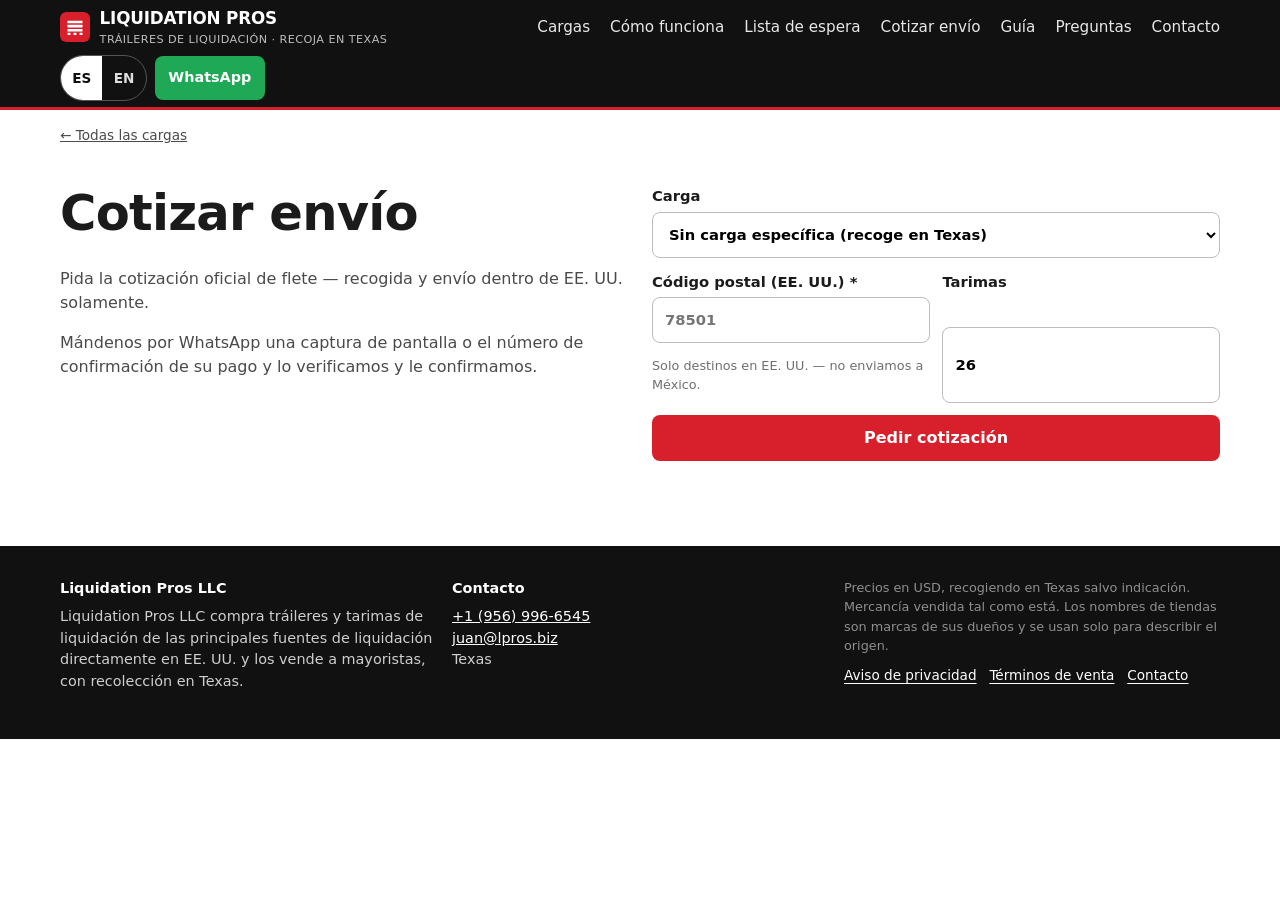
<file: cotizar.html>
<!doctype html>
<html lang="es">
<head>
<meta charset="utf-8">
<meta name="viewport" content="width=device-width, initial-scale=1">
<title>Cotizar flete de su carga · Liquidation Pros</title>
<meta name="description" content="Estimado de flete al instante para tráileres de liquidación recogidos en Texas, y cómo pedir la cotización oficial de su envío.">
<meta name="theme-color" content="#111111">
<link rel="canonical" href="https://lpros210.github.io/lpos-loads/cotizar.html">
<link rel="alternate" hreflang="es" href="https://lpros210.github.io/lpos-loads/cotizar.html">
<link rel="alternate" hreflang="x-default" href="https://lpros210.github.io/lpos-loads/cotizar.html">
<meta property="og:type" content="website">
<meta property="og:site_name" content="Liquidation Pros">
<meta property="og:locale" content="es_MX">
<meta property="og:locale:alternate" content="en_US">
<meta property="og:url" content="https://lpros210.github.io/lpos-loads/cotizar.html">
<meta property="og:title" content="Cotizar flete de su carga · Liquidation Pros">
<meta property="og:description" content="Estimado de flete al instante para tráileres de liquidación recogidos en Texas, y cómo pedir la cotización oficial de su envío.">
<meta property="og:image" content="https://lpros210.github.io/lpos-loads/assets/photos/sample/gm-01.jpg">
<meta name="twitter:card" content="summary_large_image">
<link rel="stylesheet" href="css/site.css">
<link rel="icon" href="favicon.ico" sizes="any">
<link rel="icon" href="assets/brand/favicon-32.png" type="image/png" sizes="32x32">
<link rel="apple-touch-icon" href="assets/brand/apple-touch-icon.png">
<!-- SEO:ORG -->
<script type="application/ld+json">
{
  "@context": "https://schema.org",
  "@type": "LocalBusiness",
  "additionalType": "https://schema.org/Store",
  "name": "Liquidation Pros LLC",
  "url": "https://lpros210.github.io/lpos-loads/",
  "image": "https://lpros210.github.io/lpos-loads/assets/photos/sample/gm-01.jpg",
  "telephone": "+19569966545",
  "email": "juan@lpros.biz",
  "priceRange": "$$",
  "address": {
    "@type": "PostalAddress",
    "addressRegion": "TX",
    "addressCountry": "US"
  },
  "areaServed": [
    {
      "@type": "State",
      "name": "Texas"
    }
  ],
  "knowsLanguage": [
    "es",
    "en"
  ],
  "openingHoursSpecification": {
    "@type": "OpeningHoursSpecification",
    "dayOfWeek": [
      "Monday",
      "Tuesday",
      "Wednesday",
      "Thursday",
      "Friday",
      "Saturday"
    ],
    "opens": "08:00",
    "closes": "18:00"
  },
  "contactPoint": [
    {
      "@type": "ContactPoint",
      "contactType": "sales",
      "telephone": "+19569966545",
      "url": "https://wa.me/13239613868",
      "areaServed": [
        "US"
      ],
      "availableLanguage": [
        "Spanish",
        "English"
      ]
    }
  ],
  "sameAs": [
    "https://wa.me/13239613868"
  ]
}
</script>
<!-- /SEO:ORG -->
</head>
<body>
<a class="skip" href="#main">Ir al contenido / Skip to content</a>
<header class="hdr">
  <div class="wrap">
    <a class="brand" href="index.html"><span class="mark" aria-hidden="true"><svg viewBox="0 0 512 512" width="30" height="30"><rect width="512" height="512" rx="96" fill="#D7202B"/><rect x="128" y="147.2" width="256" height="44.8" rx="6.4" fill="#fff"/><rect x="128" y="217.6" width="256" height="44.8" rx="6.4" fill="#fff"/><rect x="128" y="288" width="256" height="44.8" rx="6.4" fill="#fff"/><rect x="128" y="352" width="51.2" height="38.4" rx="6.4" fill="#fff"/><rect x="230.4" y="352" width="51.2" height="38.4" rx="6.4" fill="#fff"/><rect x="332.8" y="352" width="51.2" height="38.4" rx="6.4" fill="#fff"/></svg></span><span>Liquidation Pros<small data-i18n="tagline"></small></span></a>
    <nav class="nav" aria-label="Principal">
      <a href="index.html#loads" data-i18n="nav_loads">Cargas</a>
      <a href="index.html#how" data-i18n="nav_how">Cómo funciona</a>
      <a href="index.html#waitlist" data-i18n="nav_waitlist">Lista de espera</a>
      <a href="cotizar.html" data-i18n="nav_quote">Cotizar envío</a>
      <a href="guia.html" data-i18n="nav_guide">Guía</a>
      <a href="preguntas.html" data-i18n="nav_faq">Preguntas</a>
      <a href="index.html#contact" data-i18n="nav_contact">Contacto</a>
    </nav>
    <div class="hdr-actions">
      <div class="lang" role="group" aria-label="Idioma / Language"><button type="button" data-lang="es" aria-pressed="true">ES</button><button type="button" data-lang="en" aria-pressed="false">EN</button></div>
      <a class="btn btn-wa btn-sm" data-wa href="#">WhatsApp</a>
    </div>
  </div>
</header>
<main id="main">
  <div class="wrap crumbs"><a href="index.html#loads">← <span data-i18n="back">Todas las cargas</span></a></div>
  <section class="sec">
    <div class="wrap two">
      <div>
        <h1 data-i18n="quote_h">Cotizar envío</h1>
        <p data-i18n="quote_sub" style="color:var(--ink-2)"></p>
        <p data-i18n="faq5_a" style="color:var(--ink-2)"></p>
      </div>
      <div id="quote-page"></div>
    </div>
  </section>
</main>
<footer class="ftr">
  <div class="wrap">
    <div><b style="color:#fff">Liquidation Pros LLC</b><p data-i18n="ftr_about" style="margin-top:.4rem"></p></div>
    <div><b style="color:#fff" data-i18n="contact_h2">Contacto</b><p style="margin-top:.4rem"><a data-tel href="#"></a><br><a data-mail href="#"></a><br><span data-addr></span></p></div>
    <div><div class="fine" data-i18n="ftr_fine"></div><div class="ftr-links"><a href="privacidad.html" data-i18n="ftr_privacy">Aviso de privacidad</a><a href="terminos.html" data-i18n="ftr_terms">Términos de venta</a><a href="contacto.html" data-i18n="ftr_contact">Contacto</a></div></div>
  </div>
</footer>
<script src="js/app.js" defer></script>
</body>
</html>
</file>
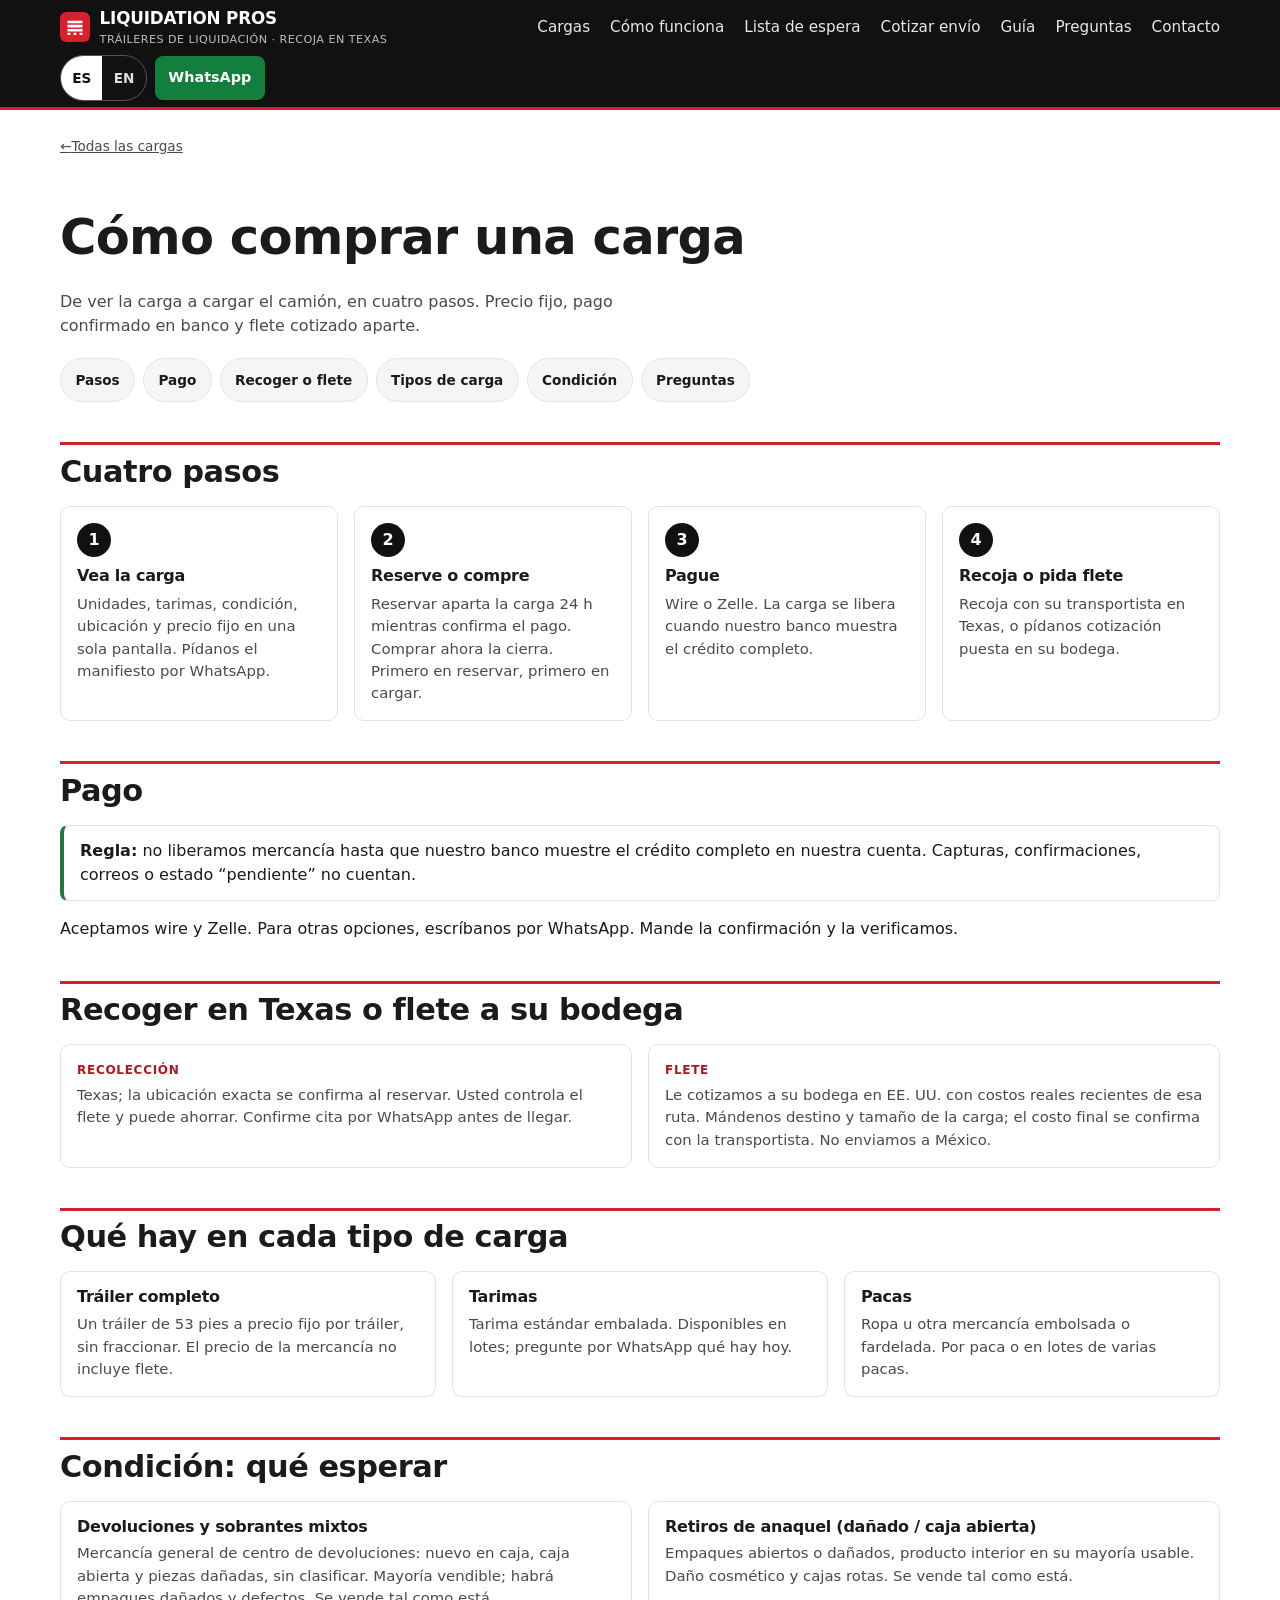
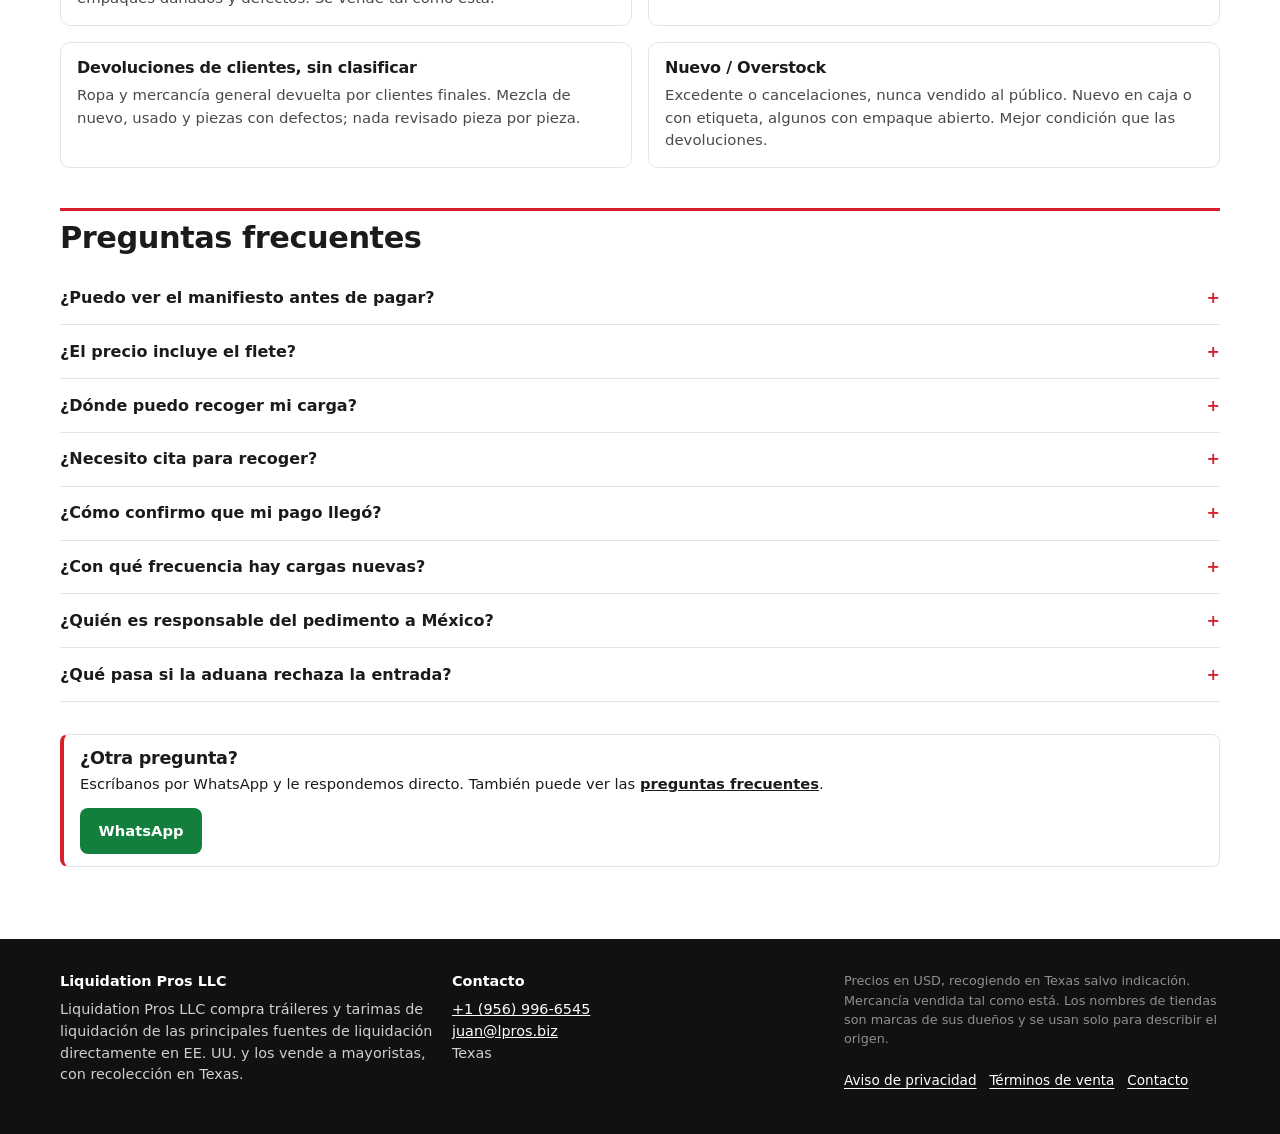
<file: guia.html>
<!doctype html>
<html lang="es">
<head>
<meta charset="utf-8">
<meta name="viewport" content="width=device-width, initial-scale=1">
<title>Cómo comprar una carga de liquidación · Liquidation Pros</title>
<meta name="description" content="Guía paso a paso para comprar una carga de liquidación: cómo reservar, pagar, recoger en Texas o cotizar flete, y qué esperar de cada condición.">
<meta name="theme-color" content="#111111">
<link rel="canonical" href="https://lpros210.github.io/lpos-loads/guia.html">
<link rel="alternate" hreflang="es" href="https://lpros210.github.io/lpos-loads/guia.html">
<link rel="alternate" hreflang="x-default" href="https://lpros210.github.io/lpos-loads/guia.html">
<meta property="og:type" content="website">
<meta property="og:site_name" content="Liquidation Pros">
<meta property="og:locale" content="es_MX">
<meta property="og:locale:alternate" content="en_US">
<meta property="og:url" content="https://lpros210.github.io/lpos-loads/guia.html">
<meta property="og:title" content="Cómo comprar una carga de liquidación · Liquidation Pros">
<meta property="og:description" content="Guía paso a paso para comprar una carga de liquidación: cómo reservar, pagar, recoger en Texas o cotizar flete, y qué esperar de cada condición.">
<meta property="og:image" content="https://lpros210.github.io/lpos-loads/assets/photos/sample/gm-01.jpg">
<meta name="twitter:card" content="summary_large_image">
<link rel="stylesheet" href="css/site.css">
<link rel="icon" href="favicon.ico" sizes="any">
<link rel="icon" href="assets/brand/favicon-32.png" type="image/png" sizes="32x32">
<link rel="apple-touch-icon" href="assets/brand/apple-touch-icon.png">
<!-- SEO:ORG -->
<script type="application/ld+json">
{
  "@context": "https://schema.org",
  "@type": "LocalBusiness",
  "additionalType": "https://schema.org/Store",
  "name": "Liquidation Pros LLC",
  "url": "https://lpros210.github.io/lpos-loads/",
  "image": "https://lpros210.github.io/lpos-loads/assets/photos/sample/gm-01.jpg",
  "telephone": "+19569966545",
  "email": "juan@lpros.biz",
  "priceRange": "$$",
  "address": {
    "@type": "PostalAddress",
    "addressRegion": "TX",
    "addressCountry": "US"
  },
  "areaServed": [
    {
      "@type": "State",
      "name": "Texas"
    }
  ],
  "knowsLanguage": [
    "es",
    "en"
  ],
  "openingHoursSpecification": {
    "@type": "OpeningHoursSpecification",
    "dayOfWeek": [
      "Monday",
      "Tuesday",
      "Wednesday",
      "Thursday",
      "Friday",
      "Saturday"
    ],
    "opens": "08:00",
    "closes": "18:00"
  },
  "contactPoint": [
    {
      "@type": "ContactPoint",
      "contactType": "sales",
      "telephone": "+19569966545",
      "url": "https://wa.me/13239613868",
      "areaServed": [
        "US"
      ],
      "availableLanguage": [
        "Spanish",
        "English"
      ]
    }
  ],
  "sameAs": [
    "https://wa.me/13239613868"
  ]
}
</script>
<!-- /SEO:ORG -->
<style>
.es,.en{display:none}
html[lang="es"] .es,html[lang="en"] .en{display:inline}
.guide h2{margin:2.5rem 0 1rem;padding-top:.6rem;border-top:3px solid var(--red)}
.guide .gl{color:var(--ink-2);max-width:60ch}
.guide .toc{display:flex;flex-wrap:wrap;gap:.5rem;margin:1.25rem 0 0}
.guide .toc a{background:var(--bg-2);border:1px solid var(--line);border-radius:999px;padding:.55rem .9rem;font-size:.85rem;font-weight:650;color:var(--ink);text-decoration:none;min-height:44px;display:inline-flex;align-items:center}
.guide .toc a:hover{border-color:var(--red)}
.steps.g4{grid-template-columns:1fr}
.cols{display:grid;gap:1rem;grid-template-columns:1fr}
.col{border:1px solid var(--line);border-radius:var(--radius);padding:1rem;background:#fff}
.col h3{font-size:1rem;margin:0 0 .4rem}
.col p{color:var(--ink-2);font-size:.93rem;margin:0}
.col .tag{display:block;font-size:.75rem;text-transform:uppercase;letter-spacing:.06em;color:var(--red-dark);font-weight:700;margin-bottom:.3rem}
.rule{border:1px solid var(--line);border-left:4px solid var(--ok);background:#fff;padding:.8rem 1rem;border-radius:8px;margin:0 0 1rem}
.rule p{margin:0}
/* a11y R3429: WA button 3.09:1 -> AA; 44px targets for standalone links */
.btn-wa{background:#12803c}.btn-wa:hover{background:#0e6b32}
.crumbs a,.ftr-links a{display:inline-flex;align-items:center;min-height:44px}
@media(min-width:700px){.steps.g4{grid-template-columns:repeat(2,1fr)}.cols{grid-template-columns:repeat(2,1fr)}.cols.c3{grid-template-columns:repeat(3,1fr)}}
@media(min-width:1000px){.steps.g4{grid-template-columns:repeat(4,1fr)}}
</style>
</head>
<body>
<a class="skip" href="#main">Ir al contenido / Skip to content</a>
<header class="hdr">
  <div class="wrap">
    <a class="brand" href="index.html"><span class="mark" aria-hidden="true"><svg viewBox="0 0 512 512" width="30" height="30"><rect width="512" height="512" rx="96" fill="#D7202B"/><rect x="128" y="147.2" width="256" height="44.8" rx="6.4" fill="#fff"/><rect x="128" y="217.6" width="256" height="44.8" rx="6.4" fill="#fff"/><rect x="128" y="288" width="256" height="44.8" rx="6.4" fill="#fff"/><rect x="128" y="352" width="51.2" height="38.4" rx="6.4" fill="#fff"/><rect x="230.4" y="352" width="51.2" height="38.4" rx="6.4" fill="#fff"/><rect x="332.8" y="352" width="51.2" height="38.4" rx="6.4" fill="#fff"/></svg></span><span>Liquidation Pros<small data-i18n="tagline"></small></span></a>
    <nav class="nav" aria-label="Principal">
      <a href="index.html#loads" data-i18n="nav_loads">Cargas</a>
      <a href="index.html#how" data-i18n="nav_how">Cómo funciona</a>
      <a href="index.html#waitlist" data-i18n="nav_waitlist">Lista de espera</a>
      <a href="cotizar.html" data-i18n="nav_quote">Cotizar envío</a>
      <a href="guia.html" data-i18n="nav_guide">Guía</a>
      <a href="preguntas.html" data-i18n="nav_faq">Preguntas</a>
      <a href="index.html#contact" data-i18n="nav_contact">Contacto</a>
    </nav>
    <div class="hdr-actions">
      <div class="lang" role="group" aria-label="Idioma / Language"><button type="button" data-lang="es" aria-pressed="true">ES</button><button type="button" data-lang="en" aria-pressed="false">EN</button></div>
      <a class="btn btn-wa btn-sm" data-wa href="#">WhatsApp</a>
    </div>
  </div>
</header>
<main id="main" class="guide">
  <div class="wrap crumbs"><a href="index.html#loads">← <span><span class="es">Todas las cargas</span><span class="en">All loads</span></span></a></div>
  <section class="sec">
    <div class="wrap">
      <h1><span class="es">Cómo comprar una carga</span><span class="en">How to buy a load</span></h1>
      <p class="gl"><span class="es">De ver la carga a cargar el camión, en cuatro pasos. Precio fijo, pago confirmado en banco y flete cotizado aparte.</span><span class="en">From seeing the load to loading the truck, in four steps. Fixed price, bank-confirmed payment and freight quoted separately.</span></p>
      <nav class="toc" aria-label="Guía / Guide">
        <a href="#pasos"><span><span class="es">Pasos</span><span class="en">Steps</span></span></a><a href="#pago"><span><span class="es">Pago</span><span class="en">Payment</span></span></a><a href="#entrega"><span><span class="es">Recoger o flete</span><span class="en">Pickup or freight</span></span></a><a href="#tipos"><span><span class="es">Tipos de carga</span><span class="en">Load types</span></span></a><a href="#condicion"><span><span class="es">Condición</span><span class="en">Condition</span></span></a><a href="#faq"><span><span class="es">Preguntas</span><span class="en">FAQ</span></span></a>
      </nav>
      <h2 id="pasos"><span><span class="es">Cuatro pasos</span><span class="en">Four steps</span></span></h2>
      <div class="steps g4"><div class="step"><h3><span class="es">Vea la carga</span><span class="en">Look at the load</span></h3><p><span class="es">Unidades, tarimas, condición, ubicación y precio fijo en una sola pantalla. Pídanos el manifiesto por WhatsApp.</span><span class="en">Units, pallets, condition, location and fixed price on one screen. Ask us for the manifest on WhatsApp.</span></p></div><div class="step"><h3><span class="es">Reserve o compre</span><span class="en">Reserve or buy</span></h3><p><span class="es">Reservar aparta la carga 24 h mientras confirma el pago. Comprar ahora la cierra. Primero en reservar, primero en cargar.</span><span class="en">Reserve holds the load 24 h while you confirm payment. Buy now closes it. First to reserve, first to load.</span></p></div><div class="step"><h3><span class="es">Pague</span><span class="en">Pay</span></h3><p><span class="es">Wire o Zelle. La carga se libera cuando nuestro banco muestra el crédito completo.</span><span class="en">Wire or Zelle. The load is released once our bank shows the full credit.</span></p></div><div class="step"><h3><span class="es">Recoja o pida flete</span><span class="en">Pick up or ask for freight</span></h3><p><span class="es">Recoja con su transportista en Texas, o pídanos cotización puesta en su bodega.</span><span class="en">Pick up with your carrier in Texas, or ask us for a delivered quote to your warehouse.</span></p></div></div>
      <h2 id="pago"><span><span class="es">Pago</span><span class="en">Payment</span></span></h2>
      <div class="rule"><p><span class="es"><strong>Regla:</strong> no liberamos mercancía hasta que nuestro banco muestre el crédito completo en nuestra cuenta. Capturas, confirmaciones, correos o estado “pendiente” no cuentan.</span><span class="en"><strong>Rule:</strong> we do not release merchandise until our bank shows the full credit in our account. Screenshots, confirmations, emails or a “pending” status do not count.</span></p></div>
      <p><span class="es">Aceptamos wire y Zelle. Para otras opciones, escríbanos por WhatsApp. Mande la confirmación y la verificamos.</span><span class="en">We accept wire and Zelle. For other options, message us on WhatsApp. Send the confirmation and we verify it.</span></p>
      <h2 id="entrega"><span><span class="es">Recoger en Texas o flete a su bodega</span><span class="en">Pick up in Texas or freight to your warehouse</span></span></h2>
      <div class="cols">
        <div class="col"><span class="tag"><span><span class="es">Recolección</span><span class="en">Pickup</span></span></span><p><span class="es">Texas; la ubicación exacta se confirma al reservar. Usted controla el flete y puede ahorrar. Confirme cita por WhatsApp antes de llegar.</span><span class="en">Texas; the exact location is confirmed on reservation. You control freight and can save. Confirm an appointment on WhatsApp before you arrive.</span></p></div>
        <div class="col"><span class="tag"><span><span class="es">Flete</span><span class="en">Freight</span></span></span><p><span class="es">Le cotizamos a su bodega en EE. UU. con costos reales recientes de esa ruta. Mándenos destino y tamaño de la carga; el costo final se confirma con la transportista. No enviamos a México.</span><span class="en">We quote your US warehouse using recent real costs on that lane. Send us your destination and load size; the final cost is confirmed with the carrier. We do not ship to Mexico.</span></p></div>
      </div>
      <h2 id="tipos"><span><span class="es">Qué hay en cada tipo de carga</span><span class="en">What each load type is</span></span></h2>
      <div class="cols c3"><div class="col"><h3><span class="es">Tráiler completo</span><span class="en">Full truckload</span></h3><p><span class="es">Un tráiler de 53 pies a precio fijo por tráiler, sin fraccionar. El precio de la mercancía no incluye flete.</span><span class="en">One 53-foot trailer at a fixed price per trailer, not split. Merchandise price does not include freight.</span></p></div><div class="col"><h3><span class="es">Tarimas</span><span class="en">Pallets</span></h3><p><span class="es">Tarima estándar embalada. Disponibles en lotes; pregunte por WhatsApp qué hay hoy.</span><span class="en">Standard wrapped pallets. Available in lots; ask on WhatsApp what is on hand today.</span></p></div><div class="col"><h3><span class="es">Pacas</span><span class="en">Bales</span></h3><p><span class="es">Ropa u otra mercancía embolsada o fardelada. Por paca o en lotes de varias pacas.</span><span class="en">Clothing or other merchandise bagged or bundled. Sold per bale or in multi-bale lots.</span></p></div></div>
      <h2 id="condicion"><span><span class="es">Condición: qué esperar</span><span class="en">Condition: what to expect</span></span></h2>
      <div class="cols"><div class="col"><h3><span class="es">Devoluciones y sobrantes mixtos</span><span class="en">Mixed returns and overstock</span></h3><p><span class="es">Mercancía general de centro de devoluciones: nuevo en caja, caja abierta y piezas dañadas, sin clasificar. Mayoría vendible; habrá empaques dañados y defectos. Se vende tal como está.</span><span class="en">General merchandise from a return center: new in box, open box and damaged pieces, unsorted. Mostly sellable; expect damaged packaging and defects. Sold as-is.</span></p></div><div class="col"><h3><span class="es">Retiros de anaquel (dañado / caja abierta)</span><span class="en">Shelf pulls (damaged / open box)</span></h3><p><span class="es">Empaques abiertos o dañados, producto interior en su mayoría usable. Daño cosmético y cajas rotas. Se vende tal como está.</span><span class="en">Open or damaged packaging, interior product mostly usable. Cosmetic damage and broken boxes. Sold as-is.</span></p></div><div class="col"><h3><span class="es">Devoluciones de clientes, sin clasificar</span><span class="en">Customer returns, unsorted</span></h3><p><span class="es">Ropa y mercancía general devuelta por clientes finales. Mezcla de nuevo, usado y piezas con defectos; nada revisado pieza por pieza.</span><span class="en">Clothing and general merchandise returned by end customers. A mix of new, worn and defective items; nothing checked piece by piece.</span></p></div><div class="col"><h3><span class="es">Nuevo / Overstock</span><span class="en">New / Overstock</span></h3><p><span class="es">Excedente o cancelaciones, nunca vendido al público. Nuevo en caja o con etiqueta, algunos con empaque abierto. Mejor condición que las devoluciones.</span><span class="en">Overstock or cancellations, never sold to the public. New in box or tagged, some with open packaging. Better condition than returns.</span></p></div></div>
      <h2 id="faq"><span><span class="es">Preguntas frecuentes</span><span class="en">Frequently asked questions</span></span></h2>
      <div class="faq"><details><summary><span><span class="es">¿Puedo ver el manifiesto antes de pagar?</span><span class="en">Can I see the manifest before I pay?</span></span></summary><p><span class="es">Sí. Le enviamos el manifiesto para que revise el contenido y el valor estimado de venta al menudeo antes de comprometerse. Pídalo por WhatsApp con la referencia de la carga.</span><span class="en">Yes. We send the manifest so you can review contents and estimated retail value before you commit. Ask for it on WhatsApp with the load reference.</span></p></details><details><summary><span><span class="es">¿El precio incluye el flete?</span><span class="en">Does the price include freight?</span></span></summary><p><span class="es">No. Mercancía y flete se cotizan por separado, así que puede recoger usted mismo o pedirnos el flete a su bodega. Le damos ambos números.</span><span class="en">No. Merchandise and freight are quoted separately, so you can pick up yourself or ask us to quote delivery to your warehouse. We give you both numbers.</span></p></details><details><summary><span><span class="es">¿Dónde puedo recoger mi carga?</span><span class="en">Where can I pick up my load?</span></span></summary><p><span class="es">Un tráiler completo de 53 pies puede salir directo del almacén donde está la carga, lo que normalmente le cuesta menos de flete. Si prefiere cargarla a mano (sin tráiler), la recolección es en nuestra bodega en Texas, con cita previa. Confirmamos la ubicación exacta de recolección al reservar.</span><span class="en">A full 53-ft semi can ship directly from the warehouse where the load is stored, which usually costs you less in freight. If you want to hand-load instead (no semi), pickup is at our Texas warehouse and is scheduled in advance. We confirm the exact pickup location when you reserve.</span></p></details><details><summary><span><span class="es">¿Necesito cita para recoger?</span><span class="en">Do I need an appointment to pick up?</span></span></summary><p><span class="es">Sí. Confirme la cita por WhatsApp antes de llegar para que la carga y el papeleo estén listos.</span><span class="en">Yes. Confirm the appointment on WhatsApp before you arrive so the load and paperwork are ready.</span></p></details><details><summary><span><span class="es">¿Cómo confirmo que mi pago llegó?</span><span class="en">How do I confirm my payment arrived?</span></span></summary><p><span class="es">Mándenos por WhatsApp una captura o el número de confirmación y lo verificamos. La captura sola no libera la carga: esperamos el crédito en nuestro banco.</span><span class="en">Send a screenshot or confirmation number on WhatsApp and we will verify it. A screenshot alone does not release the load: we wait for the credit in our bank.</span></p></details><details><summary><span><span class="es">¿Con qué frecuencia hay cargas nuevas?</span><span class="en">How often do new loads arrive?</span></span></summary><p><span class="es">No almacenamos inventario: las cargas rotan en cuestión de un día. Escríbanos por WhatsApp o entre a la lista de espera y le avisamos primero.</span><span class="en">We do not warehouse inventory: loads turn over within a day. Message us on WhatsApp or join the waitlist and we will tell you first.</span></p></details><details><summary><span><span class="es">¿Quién es responsable del pedimento a México?</span><span class="en">Who is responsible for the Mexican customs entry?</span></span></summary><p><span class="es">El comprador, o el importador mexicano que designe. No actuamos como importador ni agente aduanal. Verifique la clasificación con su agente aduanal antes de que la carga salga.</span><span class="en">The buyer, or the Mexican importer you designate. We do not act as importer or customs broker. Verify the classification with your broker before the load leaves.</span></p></details><details><summary><span><span class="es">¿Qué pasa si la aduana rechaza la entrada?</span><span class="en">What if customs refuses entry?</span></span></summary><p><span class="es">La entrega se completa al cargar en nuestro muelle; los costos de retorno son del comprador, salvo error documental nuestro. Los detalles están en los <a href="terminos.html">Términos de venta</a>.</span><span class="en">Delivery is complete when the load is dock-loaded; return costs are the buyer's, except for a documentation error on our side. Details are in the <a href="terminos.html">Terms of sale</a>.</span></p></details></div>
      <div class="notice" style="margin-top:2rem">
        <h3 style="margin:0 0 .3rem"><span class="es">¿Otra pregunta?</span><span class="en">Another question?</span></h3>
        <p style="margin:0 0 .8rem"><span class="es">Escríbanos por WhatsApp y le respondemos directo. También puede ver las <a href="preguntas.html">preguntas frecuentes</a>.</span><span class="en">Message us on WhatsApp and we answer directly. You can also read the <a href="preguntas.html">full FAQ</a>.</span></p>
        <a class="btn btn-wa" data-wa href="#">WhatsApp</a>
      </div>
    </div>
  </section>
</main>
<footer class="ftr">
  <div class="wrap">
    <div><b style="color:#fff">Liquidation Pros LLC</b><p data-i18n="ftr_about" style="margin-top:.4rem"></p></div>
    <div><b style="color:#fff" data-i18n="contact_h2">Contacto</b><p style="margin-top:.4rem"><a data-tel href="#"></a><br><a data-mail href="#"></a><br><span data-addr></span></p></div>
    <div><div class="fine" data-i18n="ftr_fine"></div><div class="ftr-links"><a href="privacidad.html" data-i18n="ftr_privacy">Aviso de privacidad</a><a href="terminos.html" data-i18n="ftr_terms">Términos de venta</a><a href="contacto.html" data-i18n="ftr_contact">Contacto</a></div></div>
  </div>
</footer>
<script src="js/app.js" defer></script>
</body>
</html>
</file>
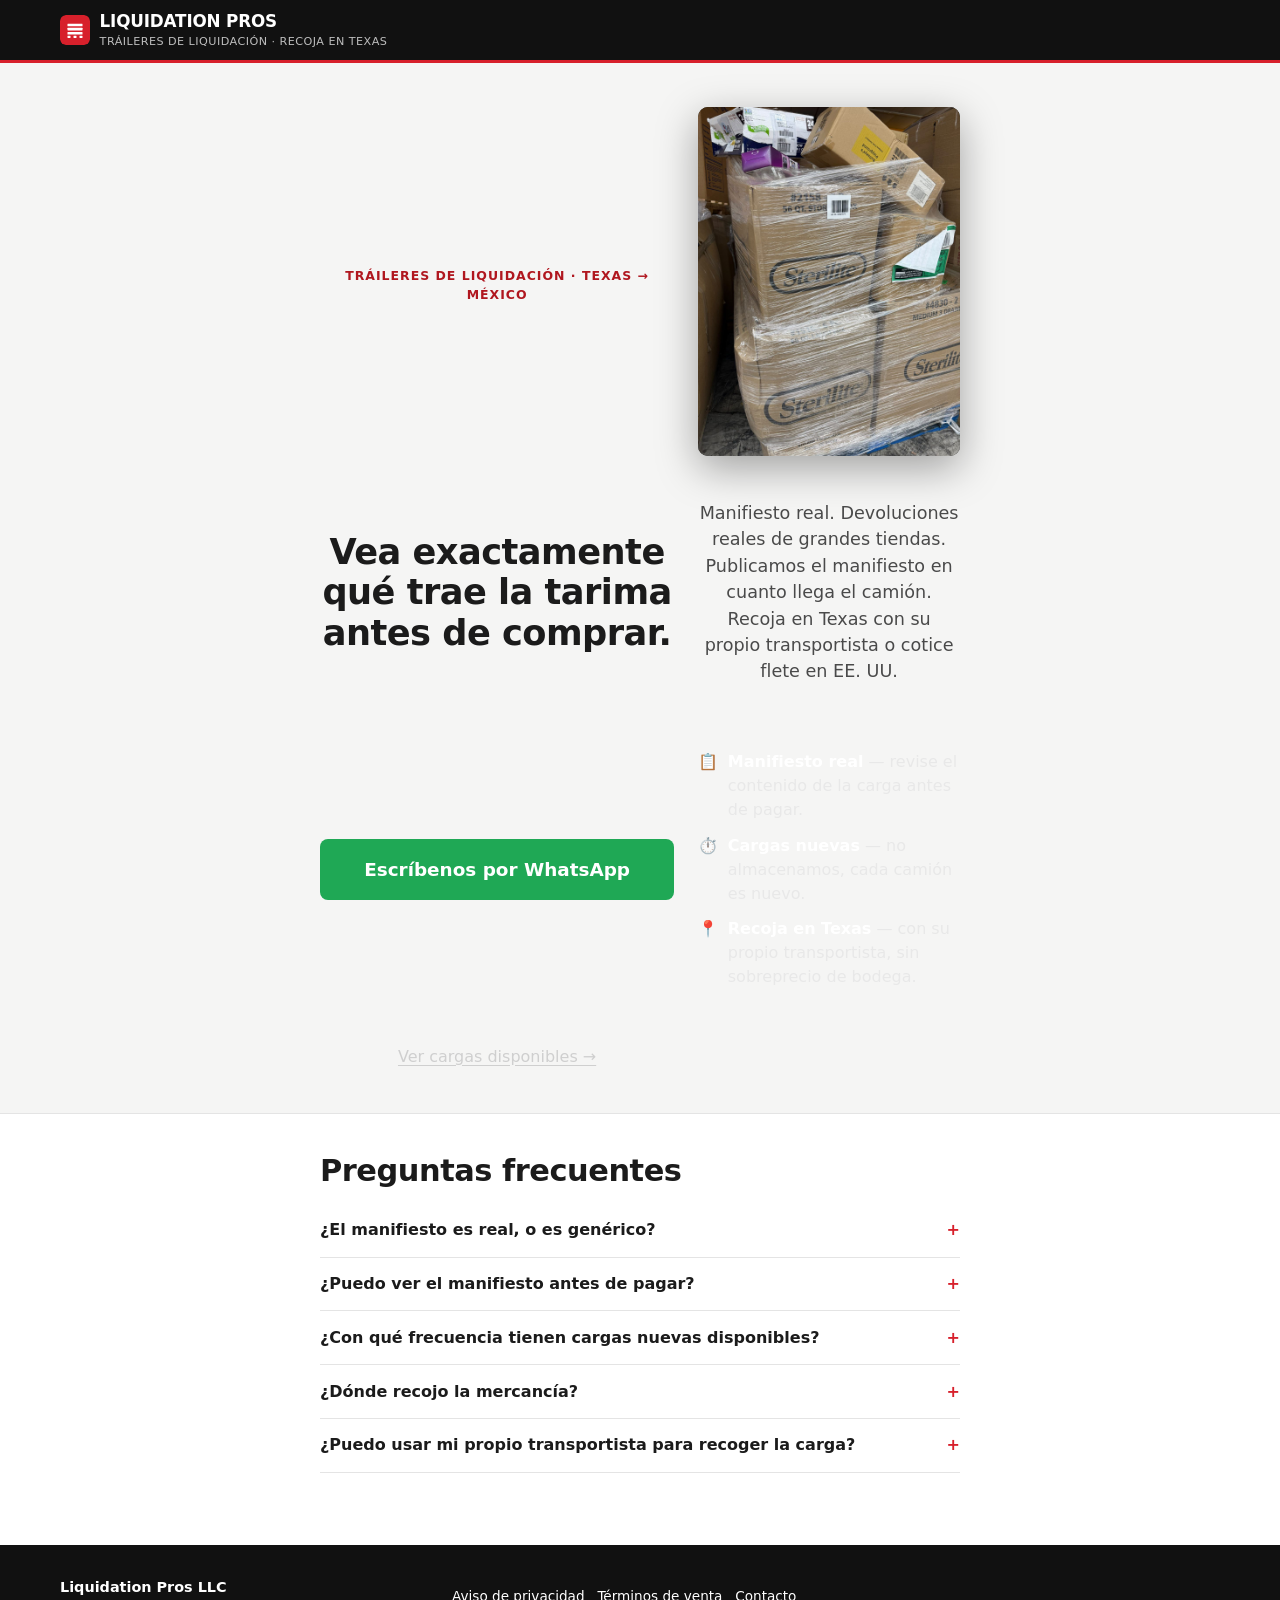
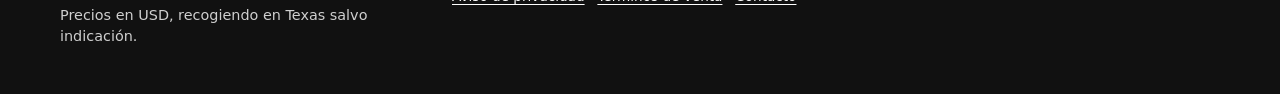
<file: oferta.html>
<!doctype html>
<html lang="es">
<head>
<meta charset="utf-8">
<meta name="viewport" content="width=device-width, initial-scale=1">
<title>Manifiesto real de liquidación de grandes tiendas · Liquidation Pros</title>
<meta name="description" content="Manifiesto real de devoluciones de grandes tiendas, a precio fijo y sin subastas. Recoja en Texas (ubicación confirmada al reservar) o cotice flete en EE. UU.. Escríbanos por WhatsApp."><meta name="theme-color" content="#111111">
<link rel="canonical" href="https://lpros210.github.io/lpos-loads/oferta.html">
<meta property="og:type" content="website">
<meta property="og:site_name" content="Liquidation Pros">
<meta property="og:locale" content="es_MX">
<meta property="og:locale:alternate" content="en_US">
<meta property="og:url" content="https://lpros210.github.io/lpos-loads/oferta.html">
<meta property="og:title" content="Manifiesto real de liquidación de grandes tiendas · Liquidation Pros">
<meta property="og:description" content="Manifiesto real de devoluciones de grandes tiendas, a precio fijo y sin subastas. Recoja en Texas (ubicación confirmada al reservar) o cotice flete en EE. UU..">
<meta property="og:image" content="https://lpros210.github.io/lpos-loads/assets/photos/sample/gm-02.jpg">
<meta name="twitter:card" content="summary_large_image">
<link rel="stylesheet" href="css/site.css">
<link rel="icon" href="favicon.ico" sizes="any">
<link rel="icon" href="assets/brand/favicon-32.png" type="image/png" sizes="32x32">
<link rel="apple-touch-icon" href="assets/brand/apple-touch-icon.png">
<style>
  /* ponytail: page-scoped rules only, kept out of site.css since only this ad landing needs them */
  .offer-hero .wrap { max-width: 640px; text-align: center; }
  .offer-hero .hero-photo { aspect-ratio: 3/4; max-width: 360px; margin: 0 auto 1.25rem; box-shadow: 0 12px 40px rgba(0,0,0,.35); }
  .offer-hero h1 { font-size: clamp(1.6rem, 6vw, 2.2rem); }
  .offer-hero .cta { justify-content: center; }
  .btn-lg { min-height: 60px; font-size: 1.15rem; padding: 1rem 1.75rem; width: 100%; }
  .trust { list-style: none; margin: 1.5rem 0; padding: 0; display: grid; gap: .7rem; text-align: left; }
  .trust li { display: flex; gap: .6rem; align-items: flex-start; font-size: 1rem; color: #e8e8e8; }
  .trust b { color: #fff; }
  .secondary-link { display: inline-block; margin-top: .5rem; color: #cfcfcf; text-decoration: underline; text-underline-offset: 3px; }
  .offer-faq .wrap { max-width: 640px; }
</style>
<script type="application/ld+json">
{
  "@context": "https://schema.org",
  "@type": "FAQPage",
  "mainEntity": [
    {"@type": "Question", "name": "¿El manifiesto es real, o es genérico?", "acceptedAnswer": {"@type": "Answer", "text": "Real — nuestras cargas se consiguen a través de canales de liquidación de grandes tiendas, así que los manifiestos vienen de los datos reales del listado del minorista, no de una plantilla genérica. Los manifiestos pueden tener un pequeño margen de error, igual que en toda la industria — es estándar."}},
    {"@type": "Question", "name": "¿Puedo ver el manifiesto antes de pagar?", "acceptedAnswer": {"@type": "Answer", "text": "Sí — le enviamos el manifiesto para que revise el contenido y el valor estimado de venta al menudeo antes de comprometerse con una carga."}},
    {"@type": "Question", "name": "¿Con qué frecuencia tienen cargas nuevas disponibles?", "acceptedAnswer": {"@type": "Answer", "text": "Nos movemos rápido — no almacenamos inventario, así que las cargas rotan en cuestión de un día tras llegar. La disponibilidad depende de lo que esté entrando. Escríbanos por WhatsApp y le decimos qué hay disponible ahora mismo."}},
    {"@type": "Question", "name": "¿Dónde recojo la mercancía?", "acceptedAnswer": {"@type": "Answer", "text": "La recolección es en Texas. Le confirmamos la ubicación y la dirección exacta al reservar su carga."}},
    {"@type": "Question", "name": "¿Puedo usar mi propio transportista para recoger la carga?", "acceptedAnswer": {"@type": "Answer", "text": "Sí — puede mandar su propio transportista a recoger en Texas. Solo confirme con nosotros la fecha/hora de recolección antes."}}
  ]
}
</script>
<!-- SEO:ORG -->
<script type="application/ld+json">
{
  "@context": "https://schema.org",
  "@type": "LocalBusiness",
  "additionalType": "https://schema.org/Store",
  "name": "Liquidation Pros LLC",
  "url": "https://lpros210.github.io/lpos-loads/",
  "image": "https://lpros210.github.io/lpos-loads/assets/photos/sample/gm-01.jpg",
  "telephone": "+19569966545",
  "email": "juan@lpros.biz",
  "priceRange": "$$",
  "address": {
    "@type": "PostalAddress",
    "addressRegion": "TX",
    "addressCountry": "US"
  },
  "areaServed": [
    {
      "@type": "State",
      "name": "Texas"
    }
  ],
  "knowsLanguage": [
    "es",
    "en"
  ],
  "openingHoursSpecification": {
    "@type": "OpeningHoursSpecification",
    "dayOfWeek": [
      "Monday",
      "Tuesday",
      "Wednesday",
      "Thursday",
      "Friday",
      "Saturday"
    ],
    "opens": "08:00",
    "closes": "18:00"
  },
  "contactPoint": [
    {
      "@type": "ContactPoint",
      "contactType": "sales",
      "telephone": "+19569966545",
      "url": "https://wa.me/13239613868",
      "areaServed": [
        "US"
      ],
      "availableLanguage": [
        "Spanish",
        "English"
      ]
    }
  ],
  "sameAs": [
    "https://wa.me/13239613868"
  ]
}
</script>
<!-- /SEO:ORG -->
</head>
<body>
<a class="skip" href="#main">Ir al contenido</a>
<header class="hdr">
  <div class="wrap">
    <a class="brand" href="index.html"><span class="mark" aria-hidden="true"><svg viewBox="0 0 512 512" width="30" height="30"><rect width="512" height="512" rx="96" fill="#D7202B"/><rect x="128" y="147.2" width="256" height="44.8" rx="6.4" fill="#fff"/><rect x="128" y="217.6" width="256" height="44.8" rx="6.4" fill="#fff"/><rect x="128" y="288" width="256" height="44.8" rx="6.4" fill="#fff"/><rect x="128" y="352" width="51.2" height="38.4" rx="6.4" fill="#fff"/><rect x="230.4" y="352" width="51.2" height="38.4" rx="6.4" fill="#fff"/><rect x="332.8" y="352" width="51.2" height="38.4" rx="6.4" fill="#fff"/></svg></span><span>Liquidation Pros<small>Tráileres de liquidación · Recoja en Texas</small></span></a>
  </div>
</header>

<main id="main">
  <section class="hero offer-hero">
    <div class="wrap">
      <div class="eyebrow">TRÁILERES DE LIQUIDACIÓN · TEXAS → MÉXICO</div>
      <figure class="hero-photo"><img src="assets/photos/sample/gm-02.jpg" alt="Tarima de mercancía de liquidación lista para recoger." width="1200" height="1600" fetchpriority="high"></figure>
      <h1 id="v-headline">Vea exactamente qué trae la tarima antes de comprar.</h1>
      <p class="hero-sub" id="v-primary">Manifiesto real. Devoluciones reales de grandes tiendas. Publicamos el manifiesto en cuanto llega el camión. Recoja en Texas con su propio transportista o cotice flete en EE. UU.</p>
      <div class="cta">
        <a class="btn btn-wa btn-lg" id="wa-cta" data-wa="Hola, vi su anuncio de manifiesto real. ¿Cuál es la carga disponible hoy?" href="#">Escríbenos por WhatsApp</a>
      </div>
      <ul class="trust">
        <li>📋 <span><b>Manifiesto real</b> — revise el contenido de la carga antes de pagar.</span></li>
        <li>⏱️ <span><b>Cargas nuevas</b> — no almacenamos, cada camión es nuevo.</span></li>
        <li>📍 <span><b>Recoja en Texas</b> — con su propio transportista, sin sobreprecio de bodega.</span></li>
      </ul>
      <a class="secondary-link" href="index.html#loads">Ver cargas disponibles →</a>
    </div>
  </section>

  <section class="sec offer-faq">
    <div class="wrap">
      <h2>Preguntas frecuentes</h2>
      <div class="faq">
        <details><summary>¿El manifiesto es real, o es genérico?</summary><p>Real — nuestras cargas se consiguen a través de canales de liquidación de grandes tiendas, así que los manifiestos vienen de los datos reales del listado del minorista, no de una plantilla genérica. Los manifiestos pueden tener un pequeño margen de error, igual que en toda la industria — es estándar.</p></details>
        <details><summary>¿Puedo ver el manifiesto antes de pagar?</summary><p>Sí — le enviamos el manifiesto para que revise el contenido y el valor estimado de venta al menudeo antes de comprometerse con una carga.</p></details>
        <details><summary>¿Con qué frecuencia tienen cargas nuevas disponibles?</summary><p>Nos movemos rápido — no almacenamos inventario, así que las cargas rotan en cuestión de un día tras llegar. La disponibilidad depende de lo que esté entrando. Escríbanos por WhatsApp y le decimos qué hay disponible ahora mismo.</p></details>
        <details><summary>¿Dónde recojo la mercancía?</summary><p>La recolección es en Texas. Le confirmamos la ubicación y la dirección exacta al reservar su carga.</p></details>
        <details><summary>¿Puedo usar mi propio transportista para recoger la carga?</summary><p>Sí — puede mandar su propio transportista a recoger en Texas. Solo confirme con nosotros la fecha/hora de recolección antes.</p></details>
      </div>
    </div>
  </section>
</main>

<footer class="ftr">
  <div class="wrap">
    <div><b style="color:#fff">Liquidation Pros LLC</b><p style="margin-top:.4rem">Precios en USD, recogiendo en Texas salvo indicación.</p></div>
    <div class="ftr-links"><a href="privacidad.html">Aviso de privacidad</a><a href="terminos.html">Términos de venta</a><a href="contacto.html">Contacto</a></div>
  </div>
</footer>

<script>
  /* Ad-landing variant + UTM capture. Runs synchronously (no defer) so it's set before js/app.js
     (deferred) builds the WhatsApp link off data-wa. ponytail: inline, page-specific, ES-only —
     no bilingual toggle since every ad set targeting this page is Spanish-language. */
  (function () {
    "use strict";
    var qs = new URLSearchParams(location.search);
    var VARIANTS = {
      a: {
        headline: "Vea exactamente qué trae la tarima antes de comprar.",
        primary: "Manifiesto real. Devoluciones reales de grandes tiendas. Publicamos el manifiesto en cuanto llega el camión. Recoja en Texas con su propio transportista o cotice flete en EE. UU.",
        wa: "Hola, vi su anuncio de manifiesto real. ¿Cuál es la carga disponible hoy?"
      },
      b: {
        headline: "Recoja en Texas. Sin sobreprecio de bodega.",
        primary: "Revise el manifiesto, recoja la carga en Texas con su propio camión. La ubicación exacta se confirma al reservar. Sin sobreprecio de bodega.",
        wa: "Hola, vi su anuncio del camión. ¿Puedo recoger en Texas con mi propio transportista?"
      }
    };
    var v = qs.get("v") === "b" ? "b" : "a";
    var vc = VARIANTS[v];
    document.getElementById("v-headline").textContent = vc.headline;
    document.getElementById("v-primary").textContent = vc.primary;
    // first-touch UTM/click ids are stored by js/app.js (never overwritten); only the A/B variant is kept here
    try { localStorage.setItem("lpos.variant", v); } catch (e) {}
    var utm = { utm_source: qs.get("utm_source") || "", utm_campaign: qs.get("utm_campaign") || "", utm_content: qs.get("utm_content") || "" };
    var ref = [utm.utm_campaign, utm.utm_content].filter(Boolean).join("/");
    document.getElementById("wa-cta").dataset.wa = vc.wa + (ref ? "\n[ref: " + ref + "]" : "");
  })();
</script>
<script src="js/app.js" defer></script>
</body>
</html>
</file>
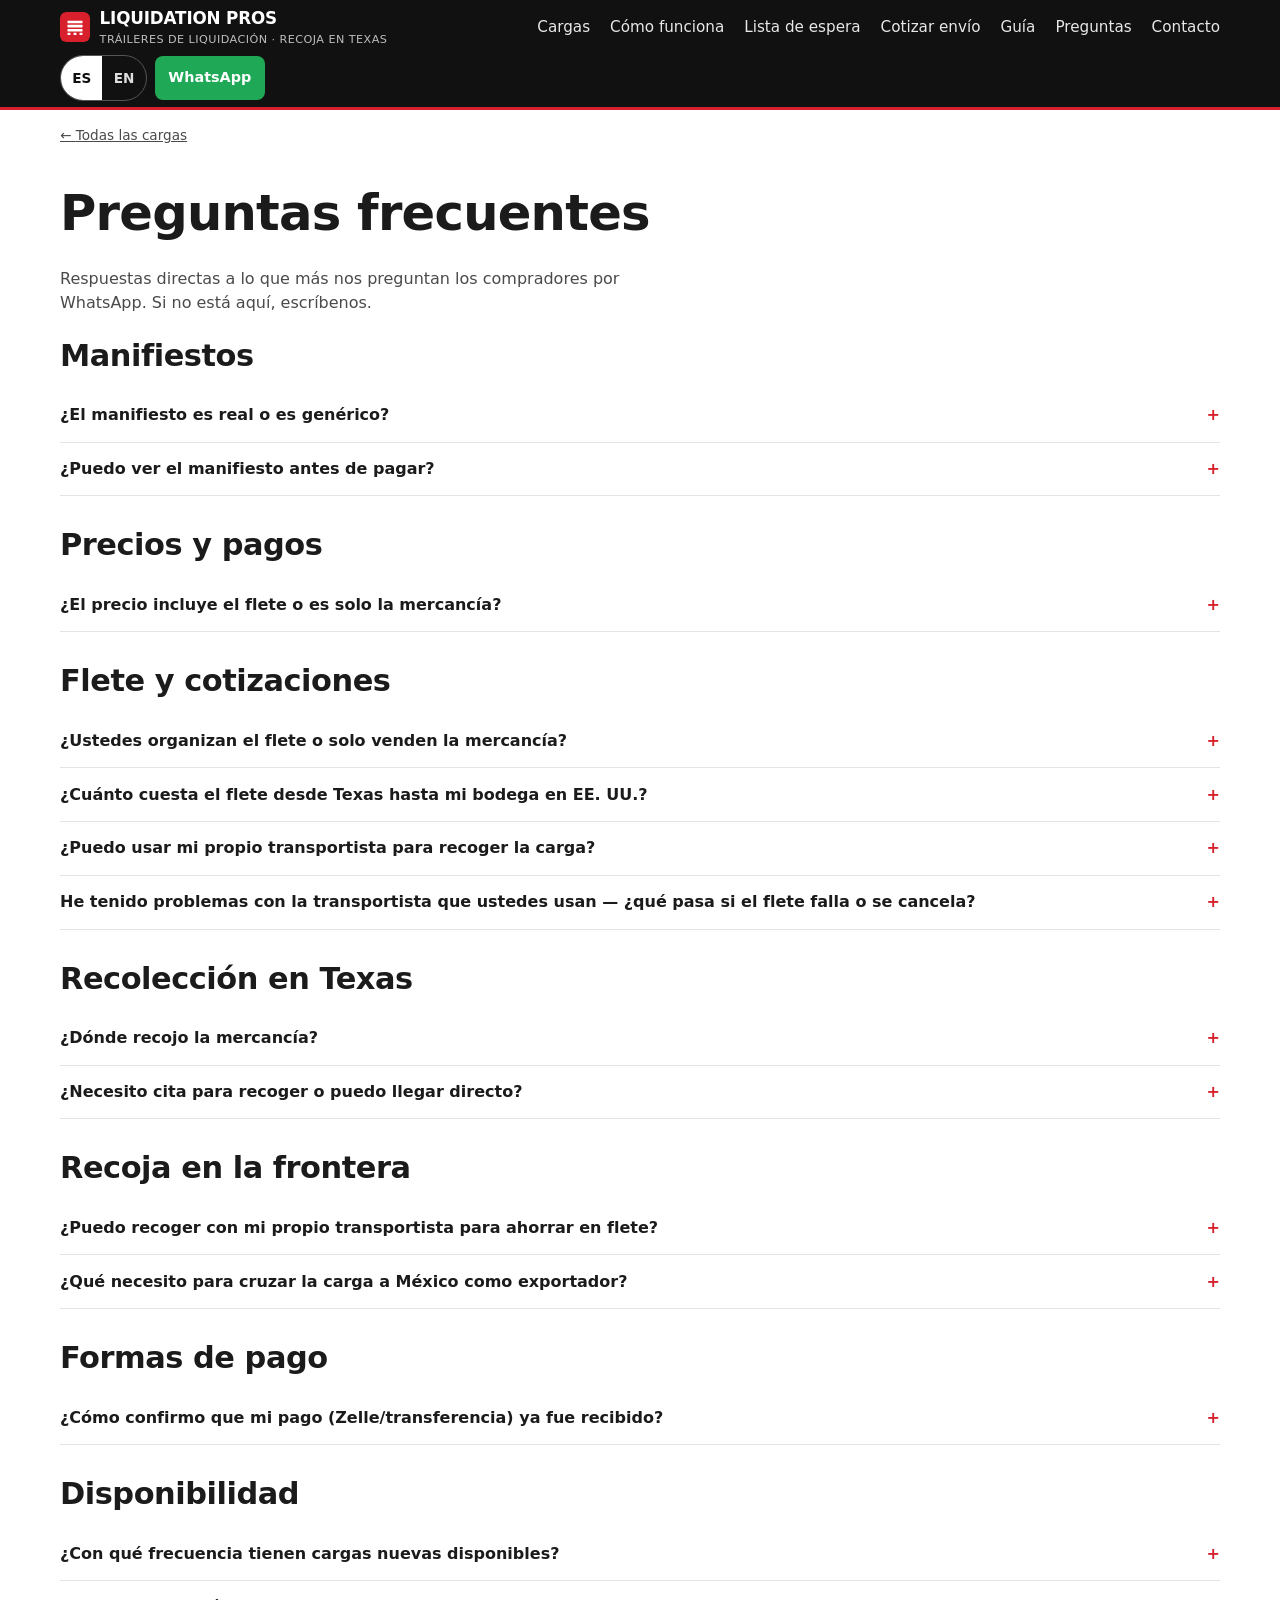
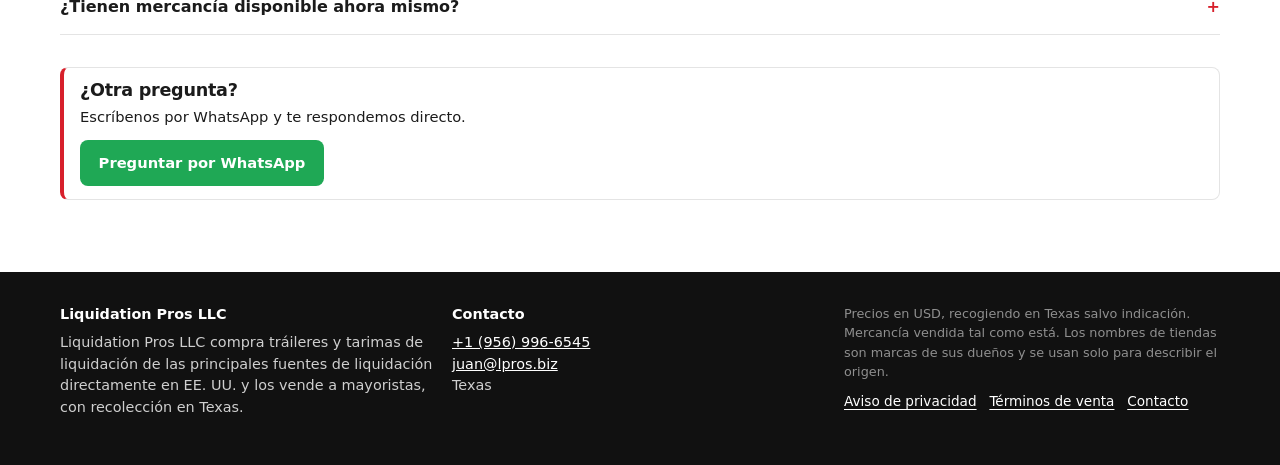
<file: preguntas.html>
<!doctype html>
<html lang="es">
<head>
<meta charset="utf-8">
<meta name="viewport" content="width=device-width, initial-scale=1">
<title>Preguntas frecuentes · Liquidation Pros</title>
<meta name="description" content="Respuestas directas sobre manifiestos, flete, recolección en Texas, pagos y disponibilidad de cargas de liquidación de grandes tiendas.">
<meta name="theme-color" content="#111111">
<link rel="canonical" href="https://lpros210.github.io/lpos-loads/preguntas.html">
<link rel="alternate" hreflang="es" href="https://lpros210.github.io/lpos-loads/preguntas.html">
<link rel="alternate" hreflang="x-default" href="https://lpros210.github.io/lpos-loads/preguntas.html">
<meta property="og:type" content="website">
<meta property="og:site_name" content="Liquidation Pros">
<meta property="og:locale" content="es_MX">
<meta property="og:locale:alternate" content="en_US">
<meta property="og:url" content="https://lpros210.github.io/lpos-loads/preguntas.html">
<meta property="og:title" content="Preguntas frecuentes · Liquidation Pros">
<meta property="og:description" content="Respuestas directas sobre manifiestos, flete, recolección en Texas, pagos y disponibilidad de cargas de liquidación de grandes tiendas.">
<meta property="og:image" content="https://lpros210.github.io/lpos-loads/assets/photos/sample/gm-01.jpg">
<meta name="twitter:card" content="summary_large_image">
<link rel="stylesheet" href="css/site.css">
<link rel="icon" href="favicon.ico" sizes="any">
<link rel="icon" href="assets/brand/favicon-32.png" type="image/png" sizes="32x32">
<link rel="apple-touch-icon" href="assets/brand/apple-touch-icon.png">
<!-- SEO:ORG -->
<script type="application/ld+json">
{
  "@context": "https://schema.org",
  "@type": "LocalBusiness",
  "additionalType": "https://schema.org/Store",
  "name": "Liquidation Pros LLC",
  "url": "https://lpros210.github.io/lpos-loads/",
  "image": "https://lpros210.github.io/lpos-loads/assets/photos/sample/gm-01.jpg",
  "telephone": "+19569966545",
  "email": "juan@lpros.biz",
  "priceRange": "$$",
  "address": {
    "@type": "PostalAddress",
    "addressRegion": "TX",
    "addressCountry": "US"
  },
  "areaServed": [
    {
      "@type": "State",
      "name": "Texas"
    }
  ],
  "knowsLanguage": [
    "es",
    "en"
  ],
  "openingHoursSpecification": {
    "@type": "OpeningHoursSpecification",
    "dayOfWeek": [
      "Monday",
      "Tuesday",
      "Wednesday",
      "Thursday",
      "Friday",
      "Saturday"
    ],
    "opens": "08:00",
    "closes": "18:00"
  },
  "contactPoint": [
    {
      "@type": "ContactPoint",
      "contactType": "sales",
      "telephone": "+19569966545",
      "url": "https://wa.me/13239613868",
      "areaServed": [
        "US"
      ],
      "availableLanguage": [
        "Spanish",
        "English"
      ]
    }
  ],
  "sameAs": [
    "https://wa.me/13239613868"
  ]
}
</script>
<!-- /SEO:ORG -->
<!-- SEO:FAQ -->
<script type="application/ld+json">
{
  "@context": "https://schema.org",
  "@type": "FAQPage",
  "mainEntity": [
    {
      "@type": "Question",
      "name": "¿El manifiesto es real o es genérico?",
      "acceptedAnswer": {
        "@type": "Answer",
        "text": "Real — los manifiestos vienen de los datos reales del listado del minorista, no de una plantilla genérica. Los manifiestos pueden tener un pequeño margen de error, igual que en toda la industria — es estándar."
      }
    },
    {
      "@type": "Question",
      "name": "¿Puedo ver el manifiesto antes de pagar?",
      "acceptedAnswer": {
        "@type": "Answer",
        "text": "Sí — le enviamos el manifiesto para que revise el contenido y el valor estimado de venta al menudeo antes de comprometerse con una carga."
      }
    },
    {
      "@type": "Question",
      "name": "¿El precio incluye el flete o es solo la mercancía?",
      "acceptedAnswer": {
        "@type": "Answer",
        "text": "El precio de la mercancía y el flete se cotizan por separado — así puede elegir recoger usted mismo (en Texas) o que le coticemos el flete hasta su bodega en EE. UU. No enviamos a México. Le damos ambos números para que quede claro."
      }
    },
    {
      "@type": "Question",
      "name": "¿Ustedes organizan el flete o solo venden la mercancía?",
      "acceptedAnswer": {
        "@type": "Answer",
        "text": "Las dos opciones — puede organizar su propio flete/recolección, o le cotizamos el flete usando costos reales recientes de esa ruta hasta su bodega."
      }
    },
    {
      "@type": "Question",
      "name": "¿Cuánto cuesta el flete desde Texas hasta mi bodega en EE. UU.?",
      "acceptedAnswer": {
        "@type": "Answer",
        "text": "Depende de la ruta, cantidad de tarimas, peso y si necesita rampa hidráulica. Mándenos por WhatsApp su destino y el tamaño de la carga y le damos un estimado basado en cargas recientes comparables — el costo final se confirma con la transportista antes de darle un número en firme."
      }
    },
    {
      "@type": "Question",
      "name": "¿Puedo usar mi propio transportista para recoger la carga?",
      "acceptedAnswer": {
        "@type": "Answer",
        "text": "Sí — puede mandar su propio transportista a recoger en Texas. Solo confirme con nosotros la fecha/hora de recolección antes."
      }
    },
    {
      "@type": "Question",
      "name": "He tenido problemas con la transportista que ustedes usan — ¿qué pasa si el flete falla o se cancela?",
      "acceptedAnswer": {
        "@type": "Answer",
        "text": "Nos tomamos en serio la confiabilidad de la transportista y estamos trabajando activamente en problemas de flete en algunas rutas. Avísenos de inmediato si una recolección se reprograma o se cae una cita y lo escalamos — es un problema conocido que estamos resolviendo activamente, no algo que vamos a ignorar."
      }
    },
    {
      "@type": "Question",
      "name": "¿Dónde recojo la mercancía?",
      "acceptedAnswer": {
        "@type": "Answer",
        "text": "La recolección es en Texas. Le confirmamos la ubicación y la dirección exacta al reservar su carga."
      }
    },
    {
      "@type": "Question",
      "name": "¿Necesito cita para recoger o puedo llegar directo?",
      "acceptedAnswer": {
        "@type": "Answer",
        "text": "Por favor confirme una cita de recolección con nosotros primero por WhatsApp para tener la carga lista y el papeleo correcto preparado."
      }
    },
    {
      "@type": "Question",
      "name": "¿Cómo confirmo que mi pago (Zelle/transferencia) ya fue recibido?",
      "acceptedAnswer": {
        "@type": "Answer",
        "text": "Mándenos por WhatsApp una captura de pantalla o el número de confirmación de su pago y lo verificamos y le confirmamos."
      }
    },
    {
      "@type": "Question",
      "name": "¿Con qué frecuencia tienen cargas nuevas disponibles?",
      "acceptedAnswer": {
        "@type": "Answer",
        "text": "Nos movemos rápido — no almacenamos inventario, así que las cargas se venden rápido. La disponibilidad depende de lo que esté entrando. Escríbanos por WhatsApp y le decimos qué hay disponible ahora mismo."
      }
    },
    {
      "@type": "Question",
      "name": "¿Tienen mercancía disponible ahora mismo?",
      "acceptedAnswer": {
        "@type": "Answer",
        "text": "Escríbanos por WhatsApp y le decimos exactamente qué tenemos disponible hoy — la disponibilidad cambia rápido porque no almacenamos las cargas."
      }
    },
    {
      "@type": "Question",
      "name": "¿Puedo recoger con mi propio transportista para ahorrar en flete?",
      "acceptedAnswer": {
        "@type": "Answer",
        "text": "Sí — recolección en Texas; la ubicación exacta se confirma al reservar. Usted recoge con su propio transportista; no organizamos flete ni cruce a México."
      }
    },
    {
      "@type": "Question",
      "name": "¿Qué necesito para cruzar la carga a México como exportador?",
      "acceptedAnswer": {
        "@type": "Answer",
        "text": "Antes de que liberemos la carga tenga listo: identificación oficial del chofer, nombre de la transportista y placas del tractocamión/remolque, ventana de recolección confirmada, comprobante de pago recibido (wire o Zelle), RFC del exportador, pedimento de exportación o documento aduanal correspondiente, y una persona de contacto en sitio para firmar la lista de empaque."
      }
    }
  ]
}
</script>
<!-- /SEO:FAQ -->
</head>
<body>
<a class="skip" href="#main">Ir al contenido / Skip to content</a>
<header class="hdr">
  <div class="wrap">
    <a class="brand" href="index.html"><span class="mark" aria-hidden="true"><svg viewBox="0 0 512 512" width="30" height="30"><rect width="512" height="512" rx="96" fill="#D7202B"/><rect x="128" y="147.2" width="256" height="44.8" rx="6.4" fill="#fff"/><rect x="128" y="217.6" width="256" height="44.8" rx="6.4" fill="#fff"/><rect x="128" y="288" width="256" height="44.8" rx="6.4" fill="#fff"/><rect x="128" y="352" width="51.2" height="38.4" rx="6.4" fill="#fff"/><rect x="230.4" y="352" width="51.2" height="38.4" rx="6.4" fill="#fff"/><rect x="332.8" y="352" width="51.2" height="38.4" rx="6.4" fill="#fff"/></svg></span><span>Liquidation Pros<small data-i18n="tagline"></small></span></a>
    <nav class="nav" aria-label="Principal">
      <a href="index.html#loads" data-i18n="nav_loads">Cargas</a>
      <a href="index.html#how" data-i18n="nav_how">Cómo funciona</a>
      <a href="index.html#waitlist" data-i18n="nav_waitlist">Lista de espera</a>
      <a href="cotizar.html" data-i18n="nav_quote">Cotizar envío</a>
      <a href="guia.html" data-i18n="nav_guide">Guía</a>
      <a href="preguntas.html" data-i18n="nav_faq">Preguntas</a>
      <a href="index.html#contact" data-i18n="nav_contact">Contacto</a>
    </nav>
    <div class="hdr-actions">
      <div class="lang" role="group" aria-label="Idioma / Language"><button type="button" data-lang="es" aria-pressed="true">ES</button><button type="button" data-lang="en" aria-pressed="false">EN</button></div>
      <a class="btn btn-wa btn-sm" data-wa href="#">WhatsApp</a>
    </div>
  </div>
</header>
<main id="main">
  <div class="wrap crumbs"><a href="index.html#loads">← <span data-i18n="back">Todas las cargas</span></a></div>
  <section class="sec">
    <div class="wrap">
      <h1 data-i18n="faqp_h1">Preguntas frecuentes</h1>
      <p style="color:var(--ink-2);max-width:60ch" data-i18n="faqp_lead"></p>
      <div id="faqp-root"></div>
      <div class="notice" style="margin-top:2rem">
        <h3 style="margin:0 0 .3rem" data-i18n="faqp_cta_h">¿Otra pregunta?</h3>
        <p style="margin:0 0 .8rem" data-i18n="faqp_cta_p"></p>
        <a class="btn btn-wa" data-wa href="#" data-i18n="faqp_cta_btn">Preguntar por WhatsApp</a>
      </div>
    </div>
  </section>
</main>
<footer class="ftr">
  <div class="wrap">
    <div><b style="color:#fff">Liquidation Pros LLC</b><p data-i18n="ftr_about" style="margin-top:.4rem"></p></div>
    <div><b style="color:#fff" data-i18n="contact_h2">Contacto</b><p style="margin-top:.4rem"><a data-tel href="#"></a><br><a data-mail href="#"></a><br><span data-addr></span></p></div>
    <div><div class="fine" data-i18n="ftr_fine"></div><div class="ftr-links"><a href="privacidad.html" data-i18n="ftr_privacy">Aviso de privacidad</a><a href="terminos.html" data-i18n="ftr_terms">Términos de venta</a><a href="contacto.html" data-i18n="ftr_contact">Contacto</a></div></div>
  </div>
</footer>
<script src="js/app.js" defer></script>
</body>
</html>
<!--
pending Juan — these 26 questions from outputs/ads/FAQ_AND_ANSWERS_2026-09-07.md still carry an
[ASSUMPTION]/[SUPUESTO] placeholder in their answer and were excluded from this page until Juan
confirms the real policy/number:
1.1 ¿En qué condición viene la mercancía — es nueva, devuelta, o de exhibición?
1.2 ¿Puedo pedir solo mercancía "grado A" o casi nueva?
1.3 ¿Qué porcentaje de la carga suele estar dañado o inservible?
1.4 ¿Tienen fotos o video real de la carga antes de comprar?
2.3 ¿El manifiesto incluye precio de venta sugerido (PVP) por artículo?
2.4 Si el manifiesto no coincide con lo que llegó, ¿qué hacen?
3.1 ¿Cuánto cuesta un camión/tráiler completo de grandes tiendas?
3.2 ¿Piden depósito para apartar una carga?
3.3 ¿Bajan el precio si compro más de un camión?
4.3 ¿Cuánto tiempo tarda en llegar el flete una vez pagado?
5.2 ¿Con cuánto tiempo de anticipación debo avisar para recoger?
5.3 ¿Hay costo de almacenaje si no recojo de inmediato?
6.1 ¿Ustedes ayudan con el pedimento o los trámites aduanales para cruzar a México?
6.2 ¿Qué documentos necesito para pasar la carga por la aduana?
6.3 ¿Recomiendan algún agente aduanal en la frontera?
6.4 ¿La mercancía ya viene "libre" para cruzar o yo tengo que resolver todo del lado mexicano?
7.1 ¿Qué formas de pago aceptan?
7.2 ¿Puedo pagar en pesos mexicanos?
7.3 ¿Necesito pagar todo por adelantado o puedo dar un anticipo?
8.1 ¿Puedo devolver la carga si no me gusta lo que llegó?
8.2 ¿Qué pasa si falta mercancía o hay menos piezas de las que dice el manifiesto?
8.3 ¿Tienen garantía sobre la mercancía?
8.4 Si el flete llega dañado o incompleto, ¿quién es responsable — ustedes o la transportista?
9.1 ¿Hay una cantidad mínima de compra?
9.2 ¿Venden por tarima individual o solo camión completo?
9.3 Si soy comprador nuevo, ¿tengo que empezar con un pedido pequeño?
10.2 ¿Puedo reservar una carga que llega la próxima semana?
-->
</file>
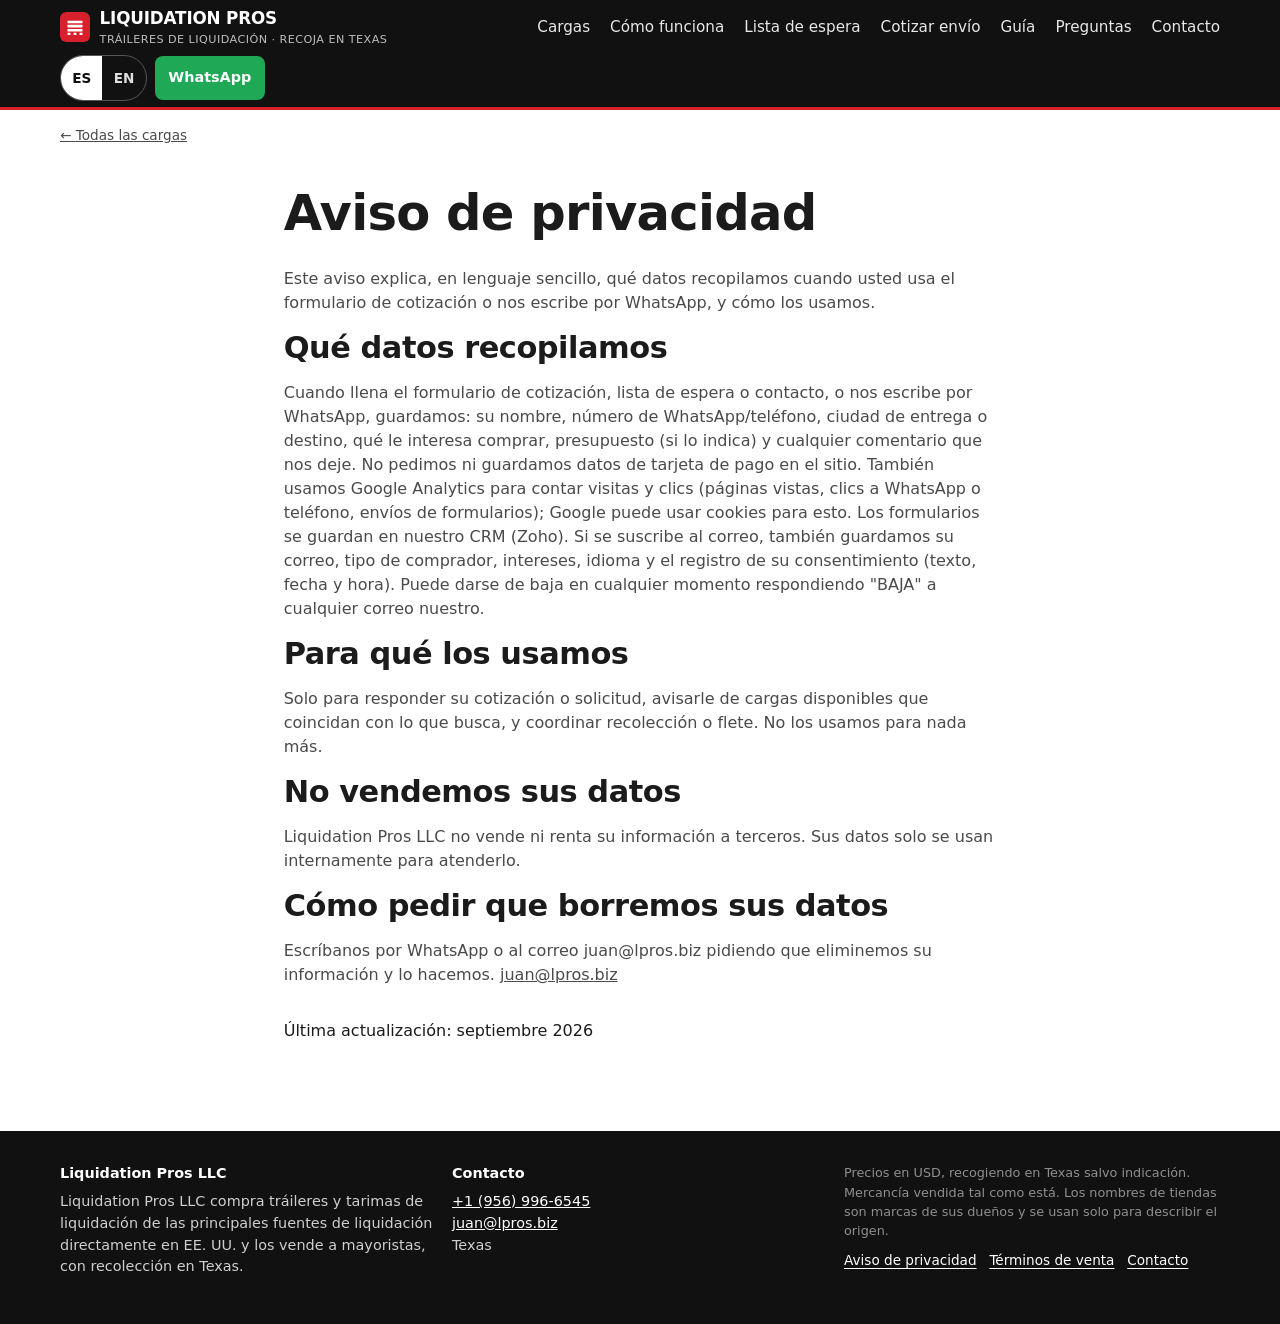
<file: privacidad.html>
<!doctype html>
<html lang="es">
<head>
<meta charset="utf-8">
<meta name="viewport" content="width=device-width, initial-scale=1">
<title>Aviso de privacidad · Liquidation Pros</title>
<meta name="description" content="Qué datos recopilamos en el formulario de cotización y WhatsApp, para qué los usamos, y cómo pedir que los borremos.">
<meta name="theme-color" content="#111111">
<link rel="canonical" href="https://lpros210.github.io/lpos-loads/privacidad.html">
<link rel="alternate" hreflang="es" href="https://lpros210.github.io/lpos-loads/privacidad.html">
<link rel="alternate" hreflang="x-default" href="https://lpros210.github.io/lpos-loads/privacidad.html">
<meta property="og:type" content="website">
<meta property="og:site_name" content="Liquidation Pros">
<meta property="og:locale" content="es_MX">
<meta property="og:locale:alternate" content="en_US">
<meta property="og:url" content="https://lpros210.github.io/lpos-loads/privacidad.html">
<meta property="og:title" content="Aviso de privacidad · Liquidation Pros">
<meta property="og:description" content="Qué datos recopilamos en el formulario de cotización y WhatsApp, para qué los usamos, y cómo pedir que los borremos.">
<meta name="robots" content="noindex">
<link rel="stylesheet" href="css/site.css">
<link rel="icon" href="favicon.ico" sizes="any">
<link rel="icon" href="assets/brand/favicon-32.png" type="image/png" sizes="32x32">
<link rel="apple-touch-icon" href="assets/brand/apple-touch-icon.png">
<!-- SEO:ORG -->
<script type="application/ld+json">
{
  "@context": "https://schema.org",
  "@type": "LocalBusiness",
  "additionalType": "https://schema.org/Store",
  "name": "Liquidation Pros LLC",
  "url": "https://lpros210.github.io/lpos-loads/",
  "image": "https://lpros210.github.io/lpos-loads/assets/photos/sample/gm-01.jpg",
  "telephone": "+19569966545",
  "email": "juan@lpros.biz",
  "priceRange": "$$",
  "address": {
    "@type": "PostalAddress",
    "addressRegion": "TX",
    "addressCountry": "US"
  },
  "areaServed": [
    {
      "@type": "State",
      "name": "Texas"
    }
  ],
  "knowsLanguage": [
    "es",
    "en"
  ],
  "openingHoursSpecification": {
    "@type": "OpeningHoursSpecification",
    "dayOfWeek": [
      "Monday",
      "Tuesday",
      "Wednesday",
      "Thursday",
      "Friday",
      "Saturday"
    ],
    "opens": "08:00",
    "closes": "18:00"
  },
  "contactPoint": [
    {
      "@type": "ContactPoint",
      "contactType": "sales",
      "telephone": "+19569966545",
      "url": "https://wa.me/13239613868",
      "areaServed": [
        "US"
      ],
      "availableLanguage": [
        "Spanish",
        "English"
      ]
    }
  ],
  "sameAs": [
    "https://wa.me/13239613868"
  ]
}
</script>
<!-- /SEO:ORG -->
</head>
<body>
<a class="skip" href="#main">Ir al contenido / Skip to content</a>
<header class="hdr">
  <div class="wrap">
    <a class="brand" href="index.html"><span class="mark" aria-hidden="true"><svg viewBox="0 0 512 512" width="30" height="30"><rect width="512" height="512" rx="96" fill="#D7202B"/><rect x="128" y="147.2" width="256" height="44.8" rx="6.4" fill="#fff"/><rect x="128" y="217.6" width="256" height="44.8" rx="6.4" fill="#fff"/><rect x="128" y="288" width="256" height="44.8" rx="6.4" fill="#fff"/><rect x="128" y="352" width="51.2" height="38.4" rx="6.4" fill="#fff"/><rect x="230.4" y="352" width="51.2" height="38.4" rx="6.4" fill="#fff"/><rect x="332.8" y="352" width="51.2" height="38.4" rx="6.4" fill="#fff"/></svg></span><span>Liquidation Pros<small data-i18n="tagline"></small></span></a>
    <nav class="nav" aria-label="Principal">
      <a href="index.html#loads" data-i18n="nav_loads">Cargas</a>
      <a href="index.html#how" data-i18n="nav_how">Cómo funciona</a>
      <a href="index.html#waitlist" data-i18n="nav_waitlist">Lista de espera</a>
      <a href="cotizar.html" data-i18n="nav_quote">Cotizar envío</a>
      <a href="guia.html" data-i18n="nav_guide">Guía</a>
      <a href="preguntas.html" data-i18n="nav_faq">Preguntas</a>
      <a href="contacto.html" data-i18n="ftr_contact">Contacto</a>
    </nav>
    <div class="hdr-actions">
      <div class="lang" role="group" aria-label="Idioma / Language"><button type="button" data-lang="es" aria-pressed="true">ES</button><button type="button" data-lang="en" aria-pressed="false">EN</button></div>
      <a class="btn btn-wa btn-sm" data-wa href="#">WhatsApp</a>
    </div>
  </div>
</header>
<main id="main">
  <div class="wrap crumbs"><a href="index.html#loads">← <span data-i18n="back">Todas las cargas</span></a></div>
  <section class="sec">
    <div class="wrap" style="max-width:70ch">
      <h1 data-i18n="priv_h1">Aviso de privacidad</h1>
      <p style="color:var(--ink-2)" data-i18n="priv_lead"></p>
      <h2 data-i18n="priv_collect_h">Qué datos recopilamos</h2>
      <p style="color:var(--ink-2)" data-i18n="priv_collect_p"></p>
      <h2 data-i18n="priv_use_h">Para qué los usamos</h2>
      <p style="color:var(--ink-2)" data-i18n="priv_use_p"></p>
      <h2 data-i18n="priv_share_h">No vendemos sus datos</h2>
      <p style="color:var(--ink-2)" data-i18n="priv_share_p"></p>
      <h2 data-i18n="priv_delete_h">Cómo pedir que borremos sus datos</h2>
      <p style="color:var(--ink-2)"><span data-i18n="priv_delete_p"></span> <a data-mail href="#"></a></p>
      <p class="fine" data-i18n="priv_updated" style="margin-top:2rem"></p>
    </div>
  </section>
</main>
<footer class="ftr">
  <div class="wrap">
    <div><b style="color:#fff">Liquidation Pros LLC</b><p data-i18n="ftr_about" style="margin-top:.4rem"></p></div>
    <div><b style="color:#fff" data-i18n="contact_h2">Contacto</b><p style="margin-top:.4rem"><a data-tel href="#"></a><br><a data-mail href="#"></a><br><span data-addr></span></p></div>
    <div><div class="fine" data-i18n="ftr_fine"></div><div class="ftr-links"><a href="privacidad.html" data-i18n="ftr_privacy">Aviso de privacidad</a><a href="terminos.html" data-i18n="ftr_terms">Términos de venta</a><a href="contacto.html" data-i18n="ftr_contact">Contacto</a></div></div>
  </div>
</footer>
<script src="js/app.js" defer></script>
</body>
</html>
</file>
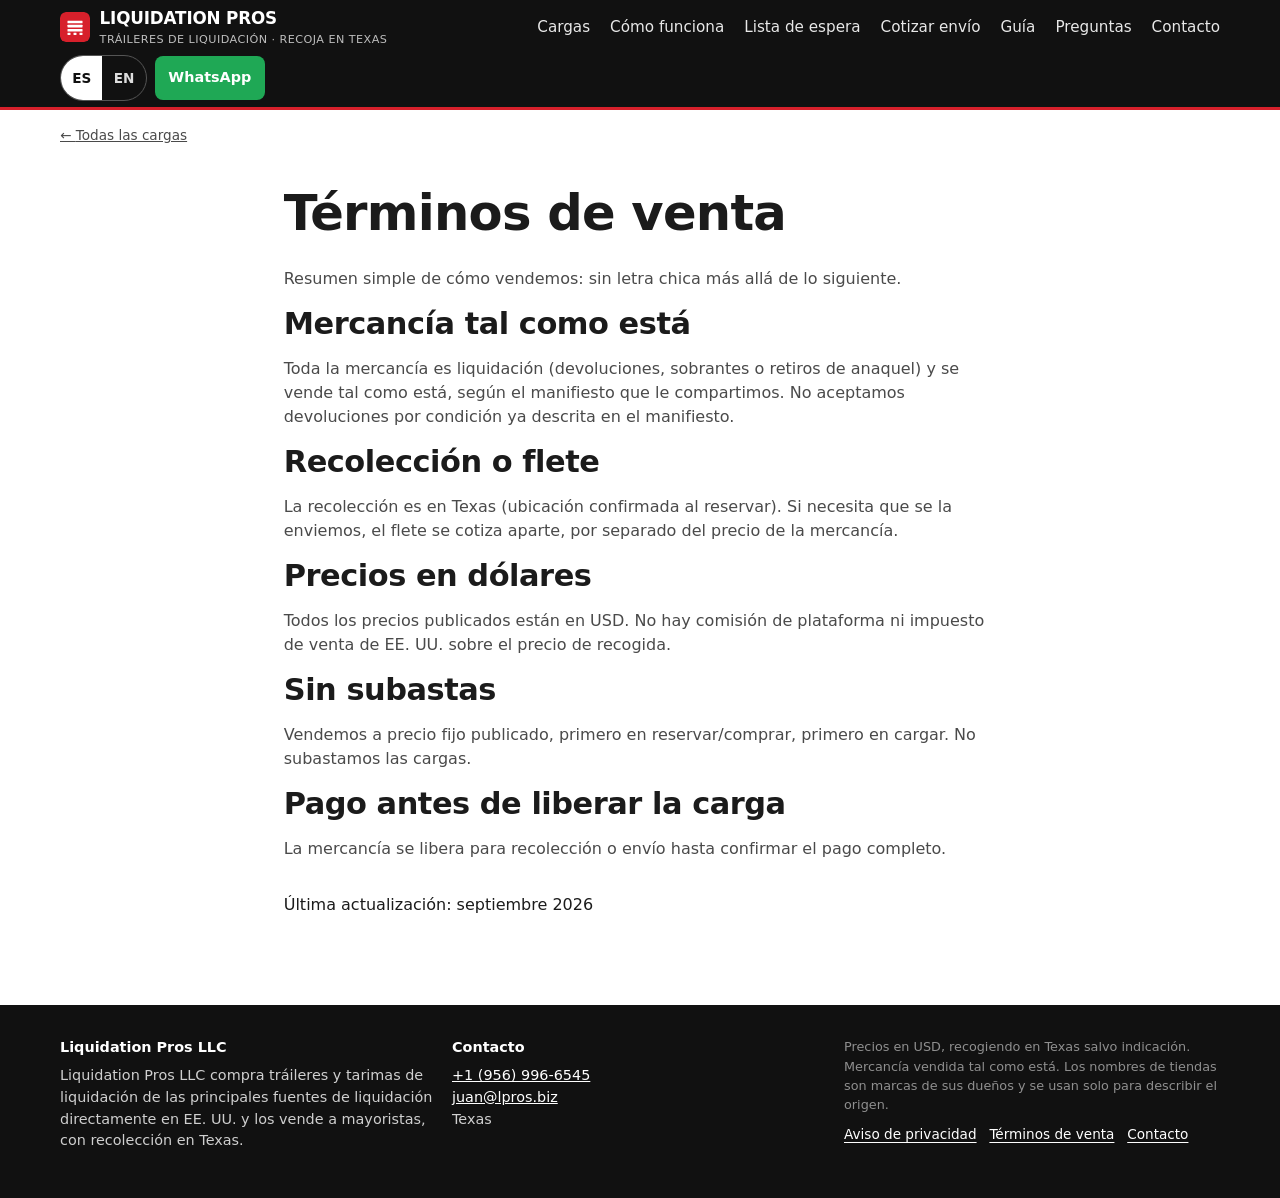
<file: terminos.html>
<!doctype html>
<html lang="es">
<head>
<meta charset="utf-8">
<meta name="viewport" content="width=device-width, initial-scale=1">
<title>Términos de venta · Liquidation Pros</title>
<meta name="description" content="Mercancía de liquidación tal como está, según manifiesto. Recolección en Texas o flete cotizado aparte. Precios en USD. Pago antes de liberar la carga.">
<meta name="theme-color" content="#111111">
<link rel="canonical" href="https://lpros210.github.io/lpos-loads/terminos.html">
<link rel="alternate" hreflang="es" href="https://lpros210.github.io/lpos-loads/terminos.html">
<link rel="alternate" hreflang="x-default" href="https://lpros210.github.io/lpos-loads/terminos.html">
<meta property="og:type" content="website">
<meta property="og:site_name" content="Liquidation Pros">
<meta property="og:locale" content="es_MX">
<meta property="og:locale:alternate" content="en_US">
<meta property="og:url" content="https://lpros210.github.io/lpos-loads/terminos.html">
<meta property="og:title" content="Términos de venta · Liquidation Pros">
<meta property="og:description" content="Mercancía de liquidación tal como está, según manifiesto. Recolección en Texas o flete cotizado aparte. Precios en USD. Pago antes de liberar la carga.">
<meta name="robots" content="noindex">
<link rel="stylesheet" href="css/site.css">
<link rel="icon" href="favicon.ico" sizes="any">
<link rel="icon" href="assets/brand/favicon-32.png" type="image/png" sizes="32x32">
<link rel="apple-touch-icon" href="assets/brand/apple-touch-icon.png">
<!-- SEO:ORG -->
<script type="application/ld+json">
{
  "@context": "https://schema.org",
  "@type": "LocalBusiness",
  "additionalType": "https://schema.org/Store",
  "name": "Liquidation Pros LLC",
  "url": "https://lpros210.github.io/lpos-loads/",
  "image": "https://lpros210.github.io/lpos-loads/assets/photos/sample/gm-01.jpg",
  "telephone": "+19569966545",
  "email": "juan@lpros.biz",
  "priceRange": "$$",
  "address": {
    "@type": "PostalAddress",
    "addressRegion": "TX",
    "addressCountry": "US"
  },
  "areaServed": [
    {
      "@type": "State",
      "name": "Texas"
    }
  ],
  "knowsLanguage": [
    "es",
    "en"
  ],
  "openingHoursSpecification": {
    "@type": "OpeningHoursSpecification",
    "dayOfWeek": [
      "Monday",
      "Tuesday",
      "Wednesday",
      "Thursday",
      "Friday",
      "Saturday"
    ],
    "opens": "08:00",
    "closes": "18:00"
  },
  "contactPoint": [
    {
      "@type": "ContactPoint",
      "contactType": "sales",
      "telephone": "+19569966545",
      "url": "https://wa.me/13239613868",
      "areaServed": [
        "US"
      ],
      "availableLanguage": [
        "Spanish",
        "English"
      ]
    }
  ],
  "sameAs": [
    "https://wa.me/13239613868"
  ]
}
</script>
<!-- /SEO:ORG -->
</head>
<body>
<a class="skip" href="#main">Ir al contenido / Skip to content</a>
<header class="hdr">
  <div class="wrap">
    <a class="brand" href="index.html"><span class="mark" aria-hidden="true"><svg viewBox="0 0 512 512" width="30" height="30"><rect width="512" height="512" rx="96" fill="#D7202B"/><rect x="128" y="147.2" width="256" height="44.8" rx="6.4" fill="#fff"/><rect x="128" y="217.6" width="256" height="44.8" rx="6.4" fill="#fff"/><rect x="128" y="288" width="256" height="44.8" rx="6.4" fill="#fff"/><rect x="128" y="352" width="51.2" height="38.4" rx="6.4" fill="#fff"/><rect x="230.4" y="352" width="51.2" height="38.4" rx="6.4" fill="#fff"/><rect x="332.8" y="352" width="51.2" height="38.4" rx="6.4" fill="#fff"/></svg></span><span>Liquidation Pros<small data-i18n="tagline"></small></span></a>
    <nav class="nav" aria-label="Principal">
      <a href="index.html#loads" data-i18n="nav_loads">Cargas</a>
      <a href="index.html#how" data-i18n="nav_how">Cómo funciona</a>
      <a href="index.html#waitlist" data-i18n="nav_waitlist">Lista de espera</a>
      <a href="cotizar.html" data-i18n="nav_quote">Cotizar envío</a>
      <a href="guia.html" data-i18n="nav_guide">Guía</a>
      <a href="preguntas.html" data-i18n="nav_faq">Preguntas</a>
      <a href="contacto.html" data-i18n="ftr_contact">Contacto</a>
    </nav>
    <div class="hdr-actions">
      <div class="lang" role="group" aria-label="Idioma / Language"><button type="button" data-lang="es" aria-pressed="true">ES</button><button type="button" data-lang="en" aria-pressed="false">EN</button></div>
      <a class="btn btn-wa btn-sm" data-wa href="#">WhatsApp</a>
    </div>
  </div>
</header>
<main id="main">
  <div class="wrap crumbs"><a href="index.html#loads">← <span data-i18n="back">Todas las cargas</span></a></div>
  <section class="sec">
    <div class="wrap" style="max-width:70ch">
      <h1 data-i18n="term_h1">Términos de venta</h1>
      <p style="color:var(--ink-2)" data-i18n="term_lead"></p>
      <h2 data-i18n="term_asis_h">Mercancía tal como está</h2>
      <p style="color:var(--ink-2)" data-i18n="term_asis_p"></p>
      <h2 data-i18n="term_pickup_h">Recolección o flete</h2>
      <p style="color:var(--ink-2)" data-i18n="term_pickup_p"></p>
      <h2 data-i18n="term_price_h">Precios en dólares</h2>
      <p style="color:var(--ink-2)" data-i18n="term_price_p"></p>
      <h2 data-i18n="term_noauction_h">Sin subastas</h2>
      <p style="color:var(--ink-2)" data-i18n="term_noauction_p"></p>
      <h2 data-i18n="term_payment_h">Pago antes de liberar la carga</h2>
      <p style="color:var(--ink-2)" data-i18n="term_payment_p"></p>
      <p class="fine" data-i18n="term_updated" style="margin-top:2rem"></p>
    </div>
  </section>
</main>
<footer class="ftr">
  <div class="wrap">
    <div><b style="color:#fff">Liquidation Pros LLC</b><p data-i18n="ftr_about" style="margin-top:.4rem"></p></div>
    <div><b style="color:#fff" data-i18n="contact_h2">Contacto</b><p style="margin-top:.4rem"><a data-tel href="#"></a><br><a data-mail href="#"></a><br><span data-addr></span></p></div>
    <div><div class="fine" data-i18n="ftr_fine"></div><div class="ftr-links"><a href="privacidad.html" data-i18n="ftr_privacy">Aviso de privacidad</a><a href="terminos.html" data-i18n="ftr_terms">Términos de venta</a><a href="contacto.html" data-i18n="ftr_contact">Contacto</a></div></div>
  </div>
</footer>
<script src="js/app.js" defer></script>
</body>
</html>
</file>
<file: css/site.css>
/* Liquidation Pros LLC — site v1. Red / white / black. Mobile-first. */
:root {
  --red: #d7202b;
  --red-dark: #b0171f;
  --black: #111111;
  --ink: #1b1b1b;
  --ink-2: #4a4a4a;
  --muted: #6f6f6f;
  --line: #e4e4e4;
  --bg: #ffffff;
  --bg-2: #f5f5f4;
  --ok: #1f7a3a;
  --warn: #b26a00;
  --radius: 10px;
  --max: 1160px;
  --font: "Inter", "Segoe UI", system-ui, -apple-system, Roboto, "Helvetica Neue", Arial, sans-serif;
}
* { box-sizing: border-box; }
html { -webkit-text-size-adjust: 100%; scroll-behavior: smooth; }
@media (prefers-reduced-motion: reduce) { html { scroll-behavior: auto; } *, *::before, *::after { transition: none !important; animation: none !important; } .trust-item { opacity: 1 !important; transform: none !important; } }
body {
  margin: 0; font-family: var(--font); font-size: 16px; line-height: 1.5;
  color: var(--ink); background: var(--bg);
  font-feature-settings: "tnum" 1, "cv11" 1;
}
img { max-width: 100%; display: block; }
a { color: inherit; }
button { font: inherit; }
h1, h2, h3 { line-height: 1.15; letter-spacing: -0.015em; margin: 0 0 .5em; }
h1 { font-size: clamp(1.9rem, 5.5vw, 3.1rem); font-weight: 800; }
h2 { font-size: clamp(1.4rem, 3.5vw, 1.9rem); font-weight: 750; }
h3 { font-size: 1.1rem; font-weight: 700; }
p { margin: 0 0 1em; }
.wrap { width: min(100% - 2rem, var(--max)); margin-inline: auto; }
.sr-only { position: absolute; width: 1px; height: 1px; overflow: hidden; clip: rect(0 0 0 0); white-space: nowrap; }
:focus-visible { outline: 3px solid var(--red); outline-offset: 2px; }
.skip { position: absolute; left: -999px; top: 8px; background: var(--black); color: #fff; padding: .5rem .75rem; z-index: 100; }
.skip:focus { left: 8px; }

/* Header */
.hdr { background: var(--black); color: #fff; position: sticky; top: 0; z-index: 50; border-bottom: 3px solid var(--red); }
.hdr .wrap { display: flex; flex-wrap: wrap; align-items: center; gap: .6rem 1rem; min-height: 60px; row-gap: .4rem; padding-block: .4rem; }
.brand { display: flex; align-items: center; gap: .6rem; text-decoration: none; font-weight: 800; letter-spacing: -0.01em; font-size: 1.05rem; }
.brand .mark { width: 30px; height: 30px; border-radius: 6px; display: grid; place-items: center; overflow: hidden; flex-shrink: 0; }
.brand .mark svg { display: block; width: 100%; height: 100%; }
.brand { white-space: nowrap; text-transform: uppercase; }
.brand small { display: none; font-weight: 500; font-size: .7rem; color: #bdbdbd; letter-spacing: .04em; text-transform: uppercase; }
@media (min-width: 560px) { .brand small { display: block; } }
.nav { display: none; gap: 1.25rem; margin-left: auto; }
.nav a { color: #e8e8e8; text-decoration: none; font-size: .95rem; padding: .5rem 0; }
.nav a:hover { color: #fff; text-decoration: underline; text-underline-offset: 4px; }
.hdr-actions { margin-left: auto; display: flex; gap: .5rem; align-items: center; }
.nav ~ .hdr-actions { margin-left: 0; }
.lang { display: inline-flex; border: 1px solid #555; border-radius: 999px; overflow: hidden; }
.lang button { background: transparent; color: #ddd; border: 0; padding: .35rem .7rem; cursor: pointer; font-weight: 600; font-size: .85rem; min-height: 44px; }
.lang button[aria-pressed="true"] { background: #fff; color: var(--black); }
.btn { display: inline-flex; align-items: center; justify-content: center; gap: .5rem; min-height: 46px; padding: .6rem 1.1rem; border-radius: 8px; border: 1px solid transparent; font-weight: 700; text-decoration: none; cursor: pointer; transition: background .15s, transform .05s; }
.btn:active { transform: translateY(1px); }
.btn-red { background: var(--red); color: #fff; }
.btn-red:hover { background: var(--red-dark); }
.btn-dark { background: var(--black); color: #fff; }
.btn-dark:hover { background: #000; }
.btn-line { background: #fff; color: var(--ink); border-color: #c9c9c9; }
.btn-line:hover { border-color: var(--ink); }
.btn-wa { background: #1fa855; color: #fff; }
.btn-wa:hover { background: #178a45; }
.btn-sm { min-height: 44px; padding: .4rem .8rem; font-size: .9rem; }
.btn-block { width: 100%; }
@media (min-width: 860px) { .nav { display: flex; } }

/* Hero */
.hero { background: var(--bg-2); color: var(--ink); padding: 2rem 0 2.25rem; border-bottom: 1px solid var(--line); }
.hero .wrap { display: grid; grid-template-columns: minmax(0, 1fr); gap: 1.5rem; }
.hero .eyebrow { color: var(--red-dark); font-weight: 700; text-transform: uppercase; letter-spacing: .08em; font-size: .78rem; margin-bottom: .75rem; }
.hero h1 { font-size: clamp(1.75rem, 4.6vw, 2.8rem); }
.hero p.hero-sub { font-size: 1.1rem; color: var(--ink-2); max-width: 34rem; }
.hero .cta { display: flex; flex-wrap: wrap; gap: .6rem; }
.hero .facts { display: grid; grid-template-columns: repeat(3, minmax(0, 1fr)); gap: .75rem; margin-top: 1.25rem; }
.hero .facts div { border-left: 3px solid var(--red); padding-left: .7rem; }
.hero .facts b { display: block; font-size: 1.35rem; font-weight: 800; }
.hero .facts span { font-size: .8rem; color: var(--muted); }
.hero-panel { background: #fff; border: 1px solid var(--line); border-radius: var(--radius); padding: 1.1rem 1.2rem; display: grid; gap: .6rem; align-content: start; }
.hero-panel:empty { display: none; }
.hero-panel .hp-k { font-size: .75rem; font-weight: 700; text-transform: uppercase; letter-spacing: .06em; color: var(--muted); }
.hero-panel .hp-price { font-size: 2.2rem; font-weight: 850; letter-spacing: -.02em; line-height: 1.05; }
.hero-panel .hp-price small { font-size: .9rem; font-weight: 600; color: var(--muted); letter-spacing: 0; }
.hero-panel .hp-meta { display: grid; grid-template-columns: repeat(3, minmax(0, 1fr)); gap: .5rem; border-top: 1px solid var(--line); padding-top: .7rem; }
.hero-panel .hp-meta b { display: block; font-size: 1.05rem; }
.hero-panel .hp-meta span { font-size: .75rem; color: var(--muted); }
.hero-panel .hp-note { font-size: .8rem; color: var(--muted); margin: 0; }
.buyers { display: grid; gap: 1rem; }
@media (min-width: 760px) { .buyers { grid-template-columns: repeat(3, 1fr); } }
.buyers article { background: #fff; border: 1px solid var(--line); border-top: 3px solid var(--red); border-radius: var(--radius); padding: 1rem 1.1rem; }
.buyers h3 { font-size: 1rem; margin-bottom: .35rem; }
.buyers p { margin: 0; color: var(--ink-2); font-size: .93rem; }
/* Manifest gate (interim): teaser rows are real, the locked rows are skeleton bars with NO real data in the DOM. */
.mgate { position: relative; margin-top: -1px; }
.mg-rows { display: grid; gap: 0; border: 1px solid var(--line); border-top: 0; border-radius: 0 0 8px 8px; padding: .4rem .8rem; filter: blur(3px); opacity: .75; user-select: none; pointer-events: none; }
.mg-rows i { display: block; height: 14px; margin: .75rem 0; border-radius: 4px; background: #d9d9d6; }
.mg-rows i:nth-child(3n+1) { width: 82%; } .mg-rows i:nth-child(3n+2) { width: 64%; } .mg-rows i:nth-child(3n) { width: 73%; }
.mg-wall { margin: -4.5rem auto 0; position: relative; background: #fff; border: 1px solid var(--line); border-left: 4px solid var(--red); border-radius: 10px; padding: 1rem 1.1rem; box-shadow: 0 8px 30px rgba(0,0,0,.1); max-width: 34rem; }
.mg-wall h3 { margin: 0 0 .25rem; font-size: 1.1rem; }
.mg-wall > p { margin: 0 0 .6rem; color: var(--ink-2); font-size: .92rem; }
.mg-wall .form { padding: 0; box-shadow: none; gap: .6rem; }
.mg-wall .hint { margin: 0; }
.ts-box { min-height: 0; }

.hero-photo { border-radius: var(--radius); overflow: hidden; aspect-ratio: 4/3; background: #222; }
.hero-photo img { width: 100%; height: 100%; object-fit: cover; }
.hero-photo figcaption { font-size: .75rem; color: #a9a9a9; padding: .4rem 0 0; }
@media (min-width: 860px) { .hero .wrap { grid-template-columns: 1.15fr .85fr; align-items: center; } .hero { padding: 2.75rem 0; } }
.hero-photo.strip { aspect-ratio: 16/7; }
.hero-photo.strip img { object-position: center 60%; }

.trust-strip { background: #fff; border-bottom: 1px solid var(--line); padding: 1rem 0; }
.trust-strip .wrap { display: grid; grid-template-columns: repeat(2, 1fr); gap: .6rem .9rem; }
@media (min-width: 760px) { .trust-strip .wrap { grid-template-columns: repeat(4, 1fr); } }
.trust-item { display: flex; align-items: center; gap: .5rem; font-weight: 700; font-size: .88rem; color: var(--ink); opacity: 0; transform: translateY(8px); animation: trustUp .5s ease forwards; }
.trust-item:nth-child(1) { animation-delay: .05s; } .trust-item:nth-child(2) { animation-delay: .15s; }
.trust-item:nth-child(3) { animation-delay: .25s; } .trust-item:nth-child(4) { animation-delay: .35s; }
.trust-item b { color: var(--red); font-size: 1.05rem; line-height: 1; }
@keyframes trustUp { to { opacity: 1; transform: translateY(0); } }

/* Lead capture (hero) */
.lead { background: #fff; color: var(--ink); border-radius: var(--radius); padding: 1.1rem; border: 1px solid var(--line); align-self: start; }
.lead h2 { margin: 0 0 .25rem; font-size: 1.3rem; }
.lead .lead-sub { color: var(--ink-2); font-size: .9rem; margin: 0 0 .3rem; }

/* Sample truck labelling */
.sample-badge { position: absolute; right: .6rem; bottom: .6rem; }
.sample-head { display: flex; gap: .6rem; align-items: center; flex-wrap: wrap; font-size: .85rem; color: var(--ink-2); margin-bottom: .5rem; }
video { width: 100%; height: auto; border-radius: var(--radius); background: #000; }

/* Real receiving video proof (home) */
.video-grid { display: grid; gap: 1rem; grid-template-columns: 1fr; }
@media (min-width: 760px) { .video-grid { grid-template-columns: repeat(2, 1fr); } }
.card .ship { font-size: .85rem; color: var(--ink-2); }
.card .ship a { font-weight: 650; }

/* Shipping quote */
.quote .est { border: 1px solid var(--line); border-left: 4px solid var(--ok); border-radius: 8px; padding: .8rem 1rem; }
.quote .est-main { font-size: 1rem; } .quote .est-main strong { font-size: 1.3rem; }
.quote .est-sub { color: var(--muted); font-size: .8rem; margin-top: .35rem; }
.quote .official { border-top: 1px solid var(--line); padding-top: .8rem; margin-top: .4rem; }
.quote .official h3 { margin-bottom: .3rem; } .quote .official p { color: var(--ink-2); font-size: .92rem; }
.quote textarea { width: 100%; font-family: ui-monospace, Consolas, monospace; font-size: .85rem; }
.quote .cta-row { display: flex; gap: .5rem; flex-wrap: wrap; } .quote .cta-row .btn { flex: 1; }

/* Sections */
.sec { padding: 2.5rem 0; }
.sec-alt { background: var(--bg-2); }
.sec-head { display: flex; align-items: end; justify-content: space-between; gap: 1rem; margin-bottom: 1.25rem; flex-wrap: wrap; }
.sec-head p { color: var(--muted); margin: 0; }
.pill { display: inline-flex; align-items: center; gap: .35rem; font-size: .78rem; font-weight: 700; padding: .25rem .6rem; border-radius: 999px; background: #eee; color: var(--ink-2); }
.pill-live { background: #e6f5ea; color: var(--ok); }
.pill-live::before { content: ""; width: 8px; height: 8px; border-radius: 50%; background: var(--ok); }
.pill-sold { background: #eee; color: var(--muted); }
.pill-red { background: #fde8e9; color: var(--red-dark); }
.pill-warn { background: #fff3df; color: var(--warn); }

/* Load grid */
.grid { display: grid; gap: 1rem; grid-template-columns: 1fr; }
@media (min-width: 640px) { .grid { grid-template-columns: repeat(2, 1fr); } }
@media (min-width: 1000px) { .grid { grid-template-columns: repeat(3, 1fr); } }
.card { border: 1px solid var(--line); border-radius: var(--radius); background: #fff; overflow: hidden; display: flex; flex-direction: column; text-decoration: none; color: inherit; transition: box-shadow .15s, border-color .15s; }
.card:hover { border-color: #bdbdbd; box-shadow: 0 6px 20px rgba(0,0,0,.08); }
.card .ph { aspect-ratio: 4/3; background: var(--bg-2); position: relative; }
.card .ph img { width: 100%; height: 100%; object-fit: cover; }
.ph-placeholder { position: absolute; inset: 0; display: grid; place-items: center; text-align: center; color: var(--muted); font-size: .85rem; padding: 1rem; background: repeating-linear-gradient(135deg, #f3f3f3 0 12px, #ececec 12px 24px); }
.ph-placeholder b { display: block; color: var(--ink-2); font-size: .95rem; margin-bottom: .2rem; }
.card .tags { position: absolute; top: .6rem; left: .6rem; display: flex; gap: .4rem; }
.card .body { padding: .9rem 1rem 1rem; display: grid; gap: .5rem; }
.card .retailer { font-size: .78rem; font-weight: 700; text-transform: uppercase; letter-spacing: .06em; color: var(--red-dark); }
.card h3 { margin: 0; font-size: 1.05rem; }
.card .meta { display: grid; grid-template-columns: 1fr 1fr; gap: .35rem .75rem; font-size: .88rem; color: var(--ink-2); }
.card .meta b { color: var(--ink); font-weight: 650; }
.card .price { display: flex; align-items: baseline; justify-content: space-between; gap: .5rem; margin-top: .25rem; padding-top: .6rem; border-top: 1px solid var(--line); }
.card .price strong { font-size: 1.35rem; font-weight: 800; }
.card .price small { color: var(--muted); font-size: .8rem; }
.card .price .unit { font-size: .85rem; color: var(--ink-2); text-align: right; }
.card .cta-row { display: flex; gap: .5rem; margin-top: .4rem; }
.card .cta-row .btn { flex: 1; }

/* Steps / FAQ / Contact */
.steps { display: grid; gap: 1rem; counter-reset: s; }
@media (min-width: 760px) { .steps { grid-template-columns: repeat(4, 1fr); } }
.step { background: #fff; border: 1px solid var(--line); border-radius: var(--radius); padding: 1rem; }
.step::before { counter-increment: s; content: counter(s); display: inline-grid; place-items: center; width: 34px; height: 34px; border-radius: 50%; background: var(--black); color: #fff; font-weight: 800; margin-bottom: .6rem; }
.step h3 { font-size: 1rem; }
.step p { color: var(--ink-2); font-size: .93rem; margin: 0; }
.faq details { border-bottom: 1px solid var(--line); }
.faq summary { cursor: pointer; padding: .9rem 0; font-weight: 650; list-style: none; display: flex; justify-content: space-between; gap: 1rem; }
.faq summary::-webkit-details-marker { display: none; }
.faq summary::after { content: "+"; color: var(--red); font-weight: 800; }
.faq details[open] summary::after { content: "–"; }
.faq details p { color: var(--ink-2); padding-bottom: .9rem; margin: 0; }
.faq-group { margin-top: 2rem; }
.faq-group:first-child { margin-top: 1.5rem; }
.two { display: grid; gap: 1.5rem; }
@media (min-width: 860px) { .two { grid-template-columns: minmax(0, 1fr) minmax(0, 1fr); } }
.two > * { min-width: 0; }
.contact-list { list-style: none; padding: 0; margin: 0; display: grid; gap: .6rem; }
.contact-list li { display: flex; gap: .7rem; align-items: center; }
.contact-list a { font-weight: 650; }

/* Forms */
.form { display: grid; gap: .8rem; }
.form label { display: grid; gap: .3rem; font-weight: 600; font-size: .92rem; }
.form input, .form select, .form textarea { font: inherit; padding: .65rem .75rem; border: 1px solid #bcbcbc; border-radius: 8px; min-height: 46px; background: #fff; }
.form textarea { min-height: 90px; resize: vertical; }
.form .row { display: grid; gap: .8rem; }
@media (min-width: 560px) { .form .row { grid-template-columns: minmax(0, 1fr) minmax(0, 1fr); } }
.form .row > label, .form select, .form input { min-width: 0; max-width: 100%; }
.form .hint { font-size: .8rem; color: var(--muted); font-weight: 400; }
.check { display: flex !important; gap: .6rem; align-items: start; font-weight: 500 !important; }
.check input { min-height: auto; width: 20px; height: 20px; margin-top: 2px; }
.notice { border: 1px solid var(--line); border-left: 4px solid var(--red); background: #fff; padding: .8rem 1rem; border-radius: 8px; font-size: .92rem; }
.notice.ok { border-left-color: var(--ok); }
.notice a { font-weight: 700; }

/* Load detail */
.crumbs { font-size: .85rem; color: var(--muted); padding: .9rem 0 0; }
.crumbs a { color: var(--ink-2); }
.detail { display: grid; gap: 1.5rem; padding: 1rem 0 6rem; }
.detail > .main { min-width: 0; }
@media (min-width: 900px) { .detail { grid-template-columns: 1.15fr .85fr; align-items: start; padding-bottom: 3rem; } .detail .side { position: sticky; top: 76px; } }
.gallery { display: flex; gap: .5rem; overflow-x: auto; scroll-snap-type: x mandatory; border-radius: var(--radius); -webkit-overflow-scrolling: touch; min-width: 0; }
.gallery figure { margin: 0; flex: 0 0 100%; min-width: 0; scroll-snap-align: start; aspect-ratio: 3/4; background: var(--bg-2); border-radius: var(--radius); overflow: hidden; position: relative; }
.gallery img, .gallery video { width: 100%; height: 100%; object-fit: cover; }
.gallery figcaption { position: absolute; left: 0; right: 0; bottom: 0; background: linear-gradient(transparent, rgba(0,0,0,.65)); color: #fff; font-size: .8rem; padding: 1.2rem .8rem .6rem; }
.thumbs { display: flex; gap: .4rem; margin-top: .5rem; }
.thumbs button { width: 64px; height: 48px; border: 2px solid transparent; border-radius: 6px; overflow: hidden; padding: 0; background: var(--bg-2); cursor: pointer; }
.thumbs button[aria-current="true"] { border-color: var(--red); }
.thumbs img { width: 100%; height: 100%; object-fit: cover; }
.d-head .retailer { color: var(--red-dark); font-weight: 700; text-transform: uppercase; letter-spacing: .06em; font-size: .8rem; }
.d-head h1 { font-size: clamp(1.5rem, 4.5vw, 2.2rem); margin: .2rem 0 .4rem; }
.d-head .sub { color: var(--muted); font-size: .9rem; display: flex; gap: .6rem; flex-wrap: wrap; align-items: center; }
.kv { display: grid; grid-template-columns: repeat(2, 1fr); gap: .75rem; margin: 1.25rem 0; }
@media (min-width: 560px) { .kv { grid-template-columns: repeat(4, 1fr); } }
.kv div { background: var(--bg-2); border-radius: 8px; padding: .7rem .8rem; }
.kv span { display: block; font-size: .75rem; color: var(--muted); text-transform: uppercase; letter-spacing: .05em; }
.kv b { font-size: 1.05rem; font-weight: 750; }
.block { margin: 1.5rem 0; }
.block h2 { font-size: 1.2rem; margin-bottom: .6rem; }
.cond { border: 1px solid var(--line); border-radius: var(--radius); padding: 1rem; }
.cond p { margin: 0; color: var(--ink-2); }
.cond b { color: var(--ink); }
table { width: 100%; border-collapse: collapse; font-size: .93rem; }
th, td { text-align: left; padding: .6rem .5rem; border-bottom: 1px solid var(--line); vertical-align: top; }
th { font-size: .78rem; text-transform: uppercase; letter-spacing: .05em; color: var(--muted); font-weight: 700; }
td.num, th.num { text-align: right; }
.table-wrap { overflow-x: auto; }
.chips { display: flex; flex-wrap: wrap; gap: .4rem; }
.chips span { background: var(--bg-2); border: 1px solid var(--line); border-radius: 999px; padding: .3rem .7rem; font-size: .88rem; }

/* Buy box */
.buybox { border: 1px solid var(--line); border-radius: var(--radius); padding: 1.1rem; background: #fff; box-shadow: 0 8px 30px rgba(0,0,0,.06); }
.buybox .p-main { display: flex; align-items: baseline; gap: .5rem; }
.buybox .p-main strong { font-size: 2rem; font-weight: 850; letter-spacing: -0.02em; }
.buybox .p-main span { color: var(--muted); font-size: .9rem; }
.buybox .p-sub { color: var(--ink-2); font-size: .9rem; margin: .2rem 0 .9rem; }
.buybox .opts { display: grid; gap: .5rem; margin-bottom: .9rem; }
.opt { display: flex; justify-content: space-between; gap: .75rem; align-items: center; border: 1px solid var(--line); border-radius: 8px; padding: .6rem .75rem; }
.opt b { display: block; font-size: .95rem; }
.opt small { color: var(--muted); font-size: .8rem; }
.opt .amt { font-weight: 800; white-space: nowrap; }
.buybox .actions { display: grid; gap: .5rem; }
.buybox .fine { font-size: .8rem; color: var(--muted); margin: .8rem 0 0; }
.sticky-cta { position: fixed; left: 0; right: 0; bottom: 0; background: #fff; border-top: 1px solid var(--line); padding: .6rem 1rem calc(.6rem + env(safe-area-inset-bottom)); display: flex; gap: .5rem; align-items: center; z-index: 40; box-shadow: 0 -6px 20px rgba(0,0,0,.08); }
.sticky-cta .price { font-weight: 800; font-size: 1.1rem; margin-right: auto; line-height: 1.1; }
.sticky-cta .price small { display: block; font-weight: 500; color: var(--muted); font-size: .72rem; }
@media (min-width: 900px) { .sticky-cta { display: none; } }

/* Dialog */
dialog { border: 0; border-radius: 14px; padding: 0; width: min(100% - 1.5rem, 520px); box-shadow: 0 20px 60px rgba(0,0,0,.3); }
dialog::backdrop { background: rgba(0,0,0,.55); }
dialog .dlg-head { display: flex; justify-content: space-between; align-items: center; padding: 1rem 1.1rem; border-bottom: 1px solid var(--line); }
dialog .dlg-head h2 { margin: 0; font-size: 1.15rem; }
dialog .dlg-body { padding: 1.1rem; max-height: 75vh; overflow: auto; }
.x { background: transparent; border: 0; font-size: 1.4rem; line-height: 1; cursor: pointer; width: 40px; height: 40px; border-radius: 8px; }
.x:hover { background: var(--bg-2); }

/* Footer */
.ftr { background: var(--black); color: #cfcfcf; padding: 2rem 0; font-size: .9rem; margin-top: 2rem; }
.ftr .wrap { display: grid; gap: 1rem; }
.ftr a { color: #fff; }
.ftr .fine { color: #8f8f8f; font-size: .8rem; }
.ftr-links { margin-top: .6rem; display: flex; flex-wrap: wrap; gap: .3rem .8rem; font-size: .85rem; }
.ftr-links a { text-decoration: underline; text-underline-offset: 3px; }
@media (min-width: 760px) { .ftr .wrap { grid-template-columns: 1fr 1fr 1fr; } }
.empty { text-align: center; color: var(--muted); padding: 2rem; border: 1px dashed var(--line); border-radius: var(--radius); }

/* R3754 sourcing-next cards (empty inventory) */
.sourcing { grid-column: 1 / -1; }
.sourcing-head { font-weight: 700; margin: 0 0 1rem; }
.sourcing-grid { display: grid; gap: 1rem; grid-template-columns: 1fr; }
@media (min-width: 760px) { .sourcing-grid { grid-template-columns: repeat(3, 1fr); } }
.src-card { border: 1px solid var(--line); border-top: 3px solid var(--red); border-radius: var(--radius); background: #fff; padding: 1rem 1.1rem; }
.src-card .src-kind { margin-top: .75rem; font-size: .75rem; text-transform: uppercase; letter-spacing: .06em; color: var(--red-dark); font-weight: 700; }
.src-card h3 { margin: .15rem 0 .4rem; }
.src-card p { margin: 0; color: var(--ink-2); font-size: .95rem; }
.sourcing-note { color: var(--muted); max-width: 60ch; margin: 1rem 0; }

/* 320px phones: grid tracks must be allowed to shrink below their content width */
@media (max-width: 559px) { .form .row { grid-template-columns: minmax(0, 1fr); } }
input, select, textarea { min-width: 0; max-width: 100%; }

/* ---- Marketplace listing (B-Stock-style lot cards, toolbar, manifest viewer) ---- */
.loads-tools { display: flex; flex-wrap: wrap; gap: .6rem 1rem; align-items: end; margin: 0 0 1rem; padding: .8rem 0; border-top: 1px solid var(--line); border-bottom: 1px solid var(--line); }
.loads-tools:empty { display: none; }
.loads-tools label { display: grid; gap: .2rem; font-size: .75rem; font-weight: 700; text-transform: uppercase; letter-spacing: .05em; color: var(--muted); }
.loads-tools select, .itools select, .itools input { min-height: 44px; border: 1px solid #bcbcbc; border-radius: 8px; padding: 0 .6rem; font: inherit; font-size: .95rem; color: var(--ink); background: #fff; text-transform: none; letter-spacing: 0; font-weight: 500; }
.tools-count { margin-left: auto; font-size: .9rem; color: var(--ink-2); font-weight: 650; align-self: center; }
.card.lot .stats { display: grid; grid-template-columns: minmax(0, 1fr) auto; grid-template-areas: "price pct" "retail retail"; gap: .25rem .75rem; align-items: end; margin: .2rem 0 0; padding: .65rem 0 .2rem; border-top: 1px solid var(--line); }
.card.lot .st-price { grid-area: price; } .card.lot .st-pct { grid-area: pct; text-align: right; } .card.lot .st-retail { grid-area: retail; display: flex; justify-content: space-between; align-items: baseline; gap: .5rem; padding-top: .35rem; border-top: 1px dashed var(--line); }
.card.lot .st-retail dd { font-size: .95rem; font-weight: 650; }
.card.lot .stats-2 { grid-template-columns: 1fr 1fr; grid-template-areas: none; }
.card.lot .st dt { font-size: .7rem; font-weight: 700; text-transform: uppercase; letter-spacing: .05em; color: var(--muted); }
.card.lot .st dd { margin: 0; font-size: 1.05rem; font-weight: 750; font-variant-numeric: tabular-nums; }
.card.lot .st-price dd { font-size: 1.4rem; font-weight: 850; letter-spacing: -0.02em; }
.card.lot .st-pct dd { color: var(--red-dark); }
.mix { display: grid; gap: .35rem; }
.mixbar { display: flex; height: 8px; border-radius: 999px; overflow: hidden; background: var(--line); }
.mixbar i { display: block; height: 100%; }
.mixleg { list-style: none; margin: 0; padding: 0; display: flex; flex-wrap: wrap; gap: .1rem .8rem; font-size: .8rem; color: var(--ink-2); }
.mixleg li { display: inline-flex; align-items: center; gap: .3rem; }
.mixleg i, .mixtab i { display: inline-block; width: 10px; height: 10px; border-radius: 2px; margin-right: .1rem; }
.mx-clothing { background: var(--red); }
.mx-gm { background: var(--ink); }
.mx-hba { background: #8a8a8a; }
.mx-food { background: #bdbdbd; }
.mx-other { background: var(--line); }
.mixtab td:first-child { white-space: normal; }
.lotmeta { display: flex; flex-wrap: wrap; gap: .1rem .9rem; font-size: .85rem; color: var(--ink-2); }
.lotmeta b { color: var(--ink); font-weight: 650; }
.kv.kv6 { grid-template-columns: repeat(2, 1fr); }
@media (min-width: 560px) { .kv.kv6 { grid-template-columns: repeat(3, 1fr); } }
.kv.kv6 .hl { background: #fde8e9; }
.kv.kv6 .hl b { color: var(--red-dark); }
.kv.kv6 small { font-size: .75rem; font-weight: 500; color: var(--muted); }
.mh { font-size: 1rem; margin: 1.1rem 0 .5rem; }
.hint { color: var(--muted); font-size: .8rem; margin: .5rem 0; }
.itools { display: flex; flex-wrap: wrap; gap: .6rem 1rem; align-items: end; }
.itools label { display: grid; gap: .2rem; font-size: .75rem; font-weight: 700; text-transform: uppercase; letter-spacing: .05em; color: var(--muted); }
.itools input { min-width: min(100%, 260px); }
.itab td:first-child { min-width: 14rem; }
.pager { display: flex; align-items: center; justify-content: space-between; gap: .75rem; margin-top: .8rem; font-size: .9rem; color: var(--ink-2); }
.pager .btn[disabled] { opacity: .45; cursor: not-allowed; }
@media (max-width: 559px) { .itab .c-unit { display: none; } .itab td:first-child { min-width: 0; } .loads-tools label { flex: 1 1 40%; } .loads-tools select { width: 100%; } .tools-count { margin-left: 0; flex: 1 1 auto; } }
.card.lot .ph { aspect-ratio: 16/9; }
.card.lot .ph { display: block; overflow: hidden; }
.card.lot .ph > img { position: absolute; inset: 0; width: 100%; height: 100%; object-fit: cover; }
.card.lot .ph > img { object-position: center 35%; }

/* email signup */
#signup .form { max-width: 720px; margin-inline: auto; }
.su-int { border: 0; padding: 0; margin: 0; display: grid; gap: .4rem; }
.su-int legend { font-weight: 600; font-size: .92rem; padding: 0; margin-bottom: .3rem; }
@media (min-width: 560px) { .su-int { grid-template-columns: 1fr 1fr; } .su-int legend { grid-column: 1 / -1; } }
#signup .form label:not(.check) { display: flex; flex-wrap: wrap; align-items: baseline; gap: .3rem .25rem; }
#signup .form label:not(.check) > :is(input, select) { flex: 1 1 100%; }
#signup .check input { flex: none; }

.su-pop { position: fixed; right: 16px; bottom: 16px; z-index: 40; width: min(340px, calc(100vw - 32px)); background: #fff; border: 1px solid var(--line); border-left: 4px solid var(--red); border-radius: 10px; padding: .9rem 1rem 1rem; box-shadow: 0 8px 28px rgba(0,0,0,.18); display: grid; gap: .5rem; }
.su-pop[hidden] { display: none; }
.su-pop p { margin: 0; font-size: .92rem; }
.su-pop-x { position: absolute; top: 6px; right: 8px; background: none; border: 0; font: inherit; font-size: .8rem; color: var(--muted); min-height: 44px; min-width: 44px; cursor: pointer; text-decoration: underline; }
.su-pop b { padding-right: 3.5rem; }
@media (prefers-reduced-motion: no-preference) { .su-pop:not([hidden]) { animation: su-in .25s ease-out; } }
@keyframes su-in { from { opacity: 0; transform: translateY(12px); } to { opacity: 1; transform: none; } }
</file>
